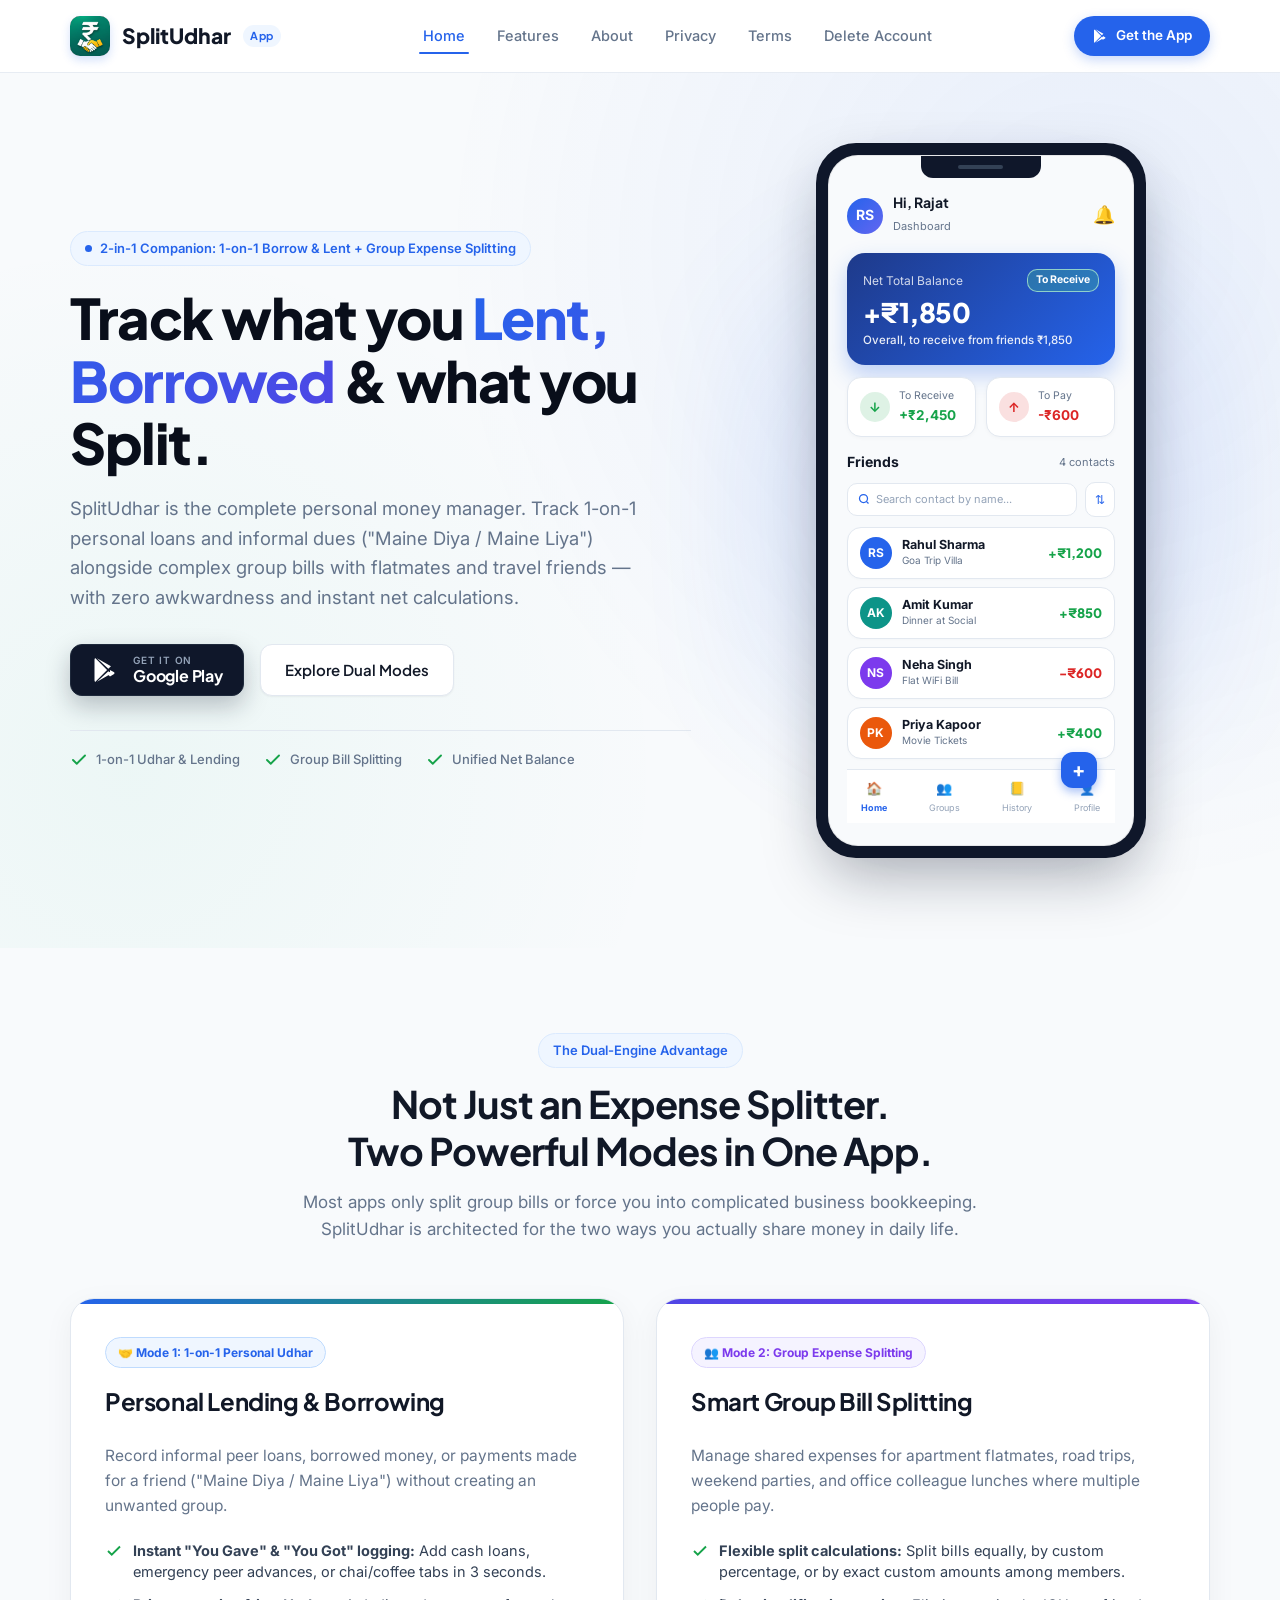
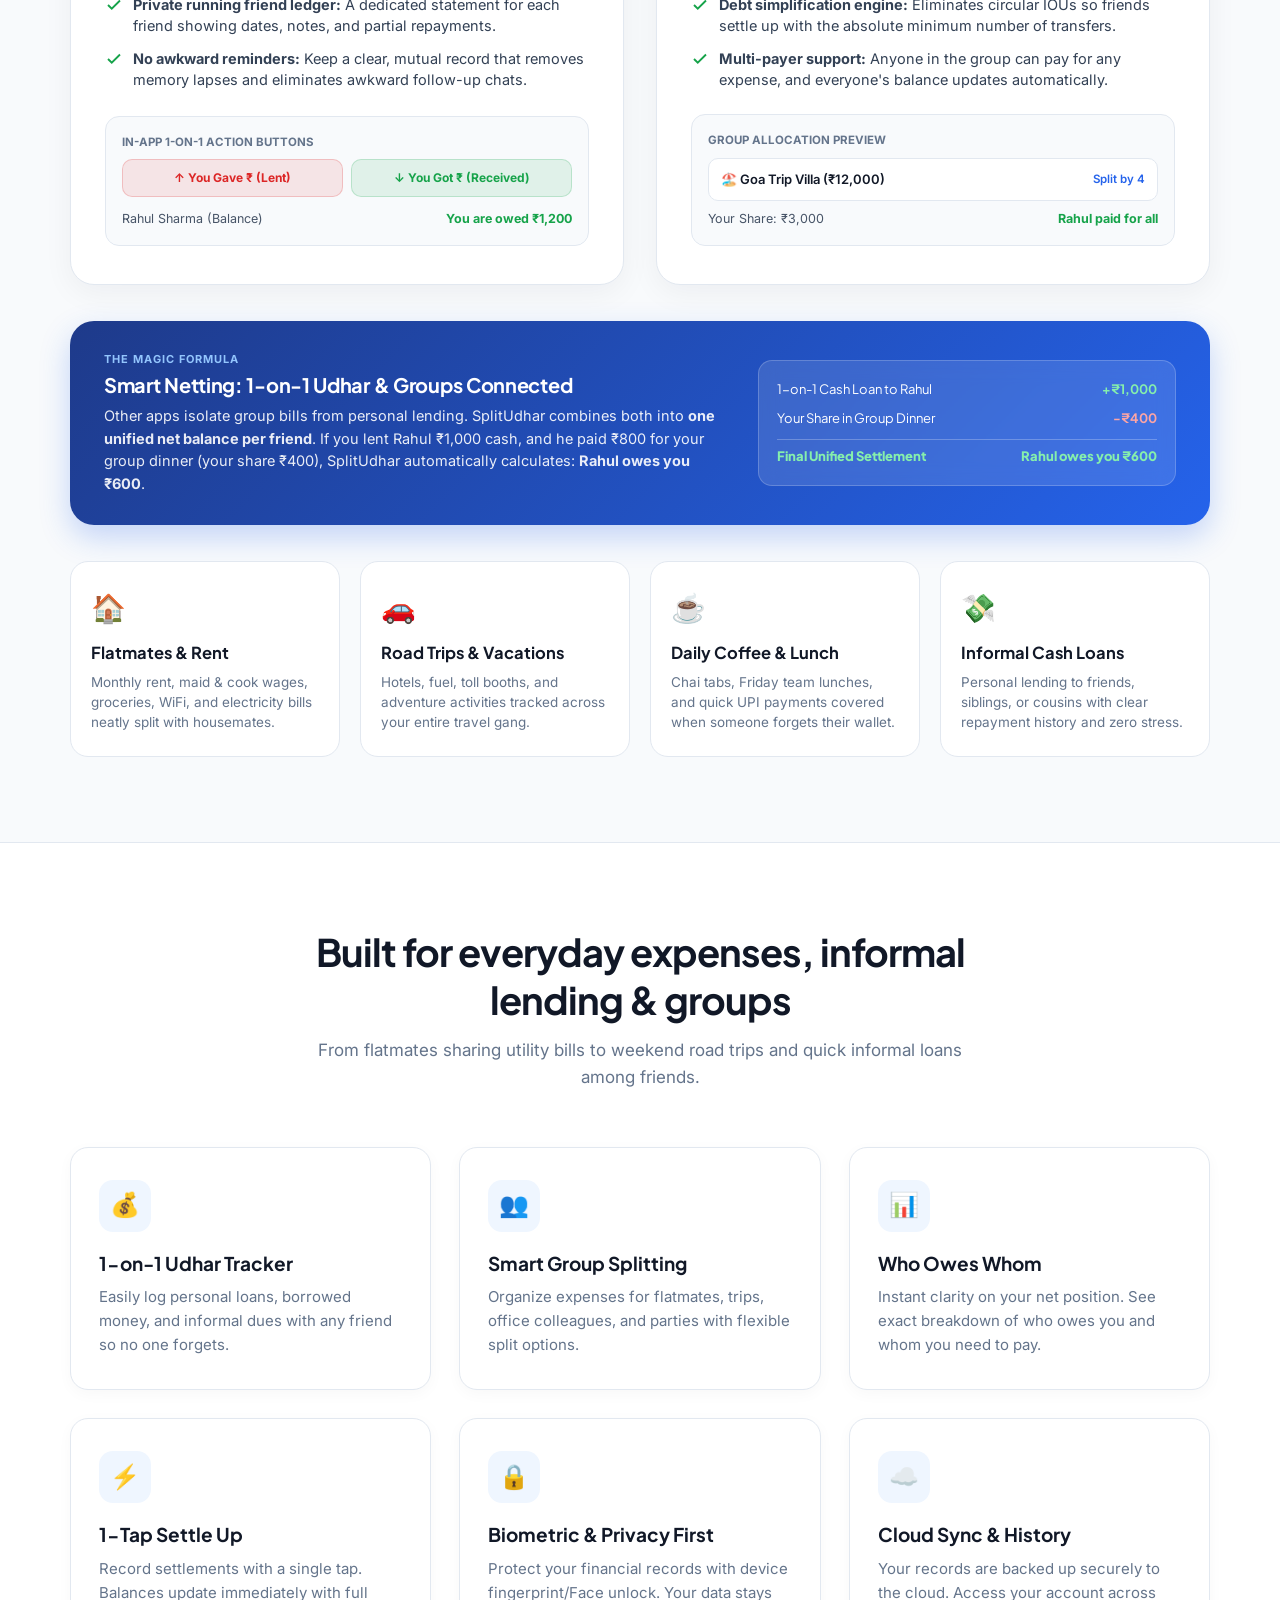
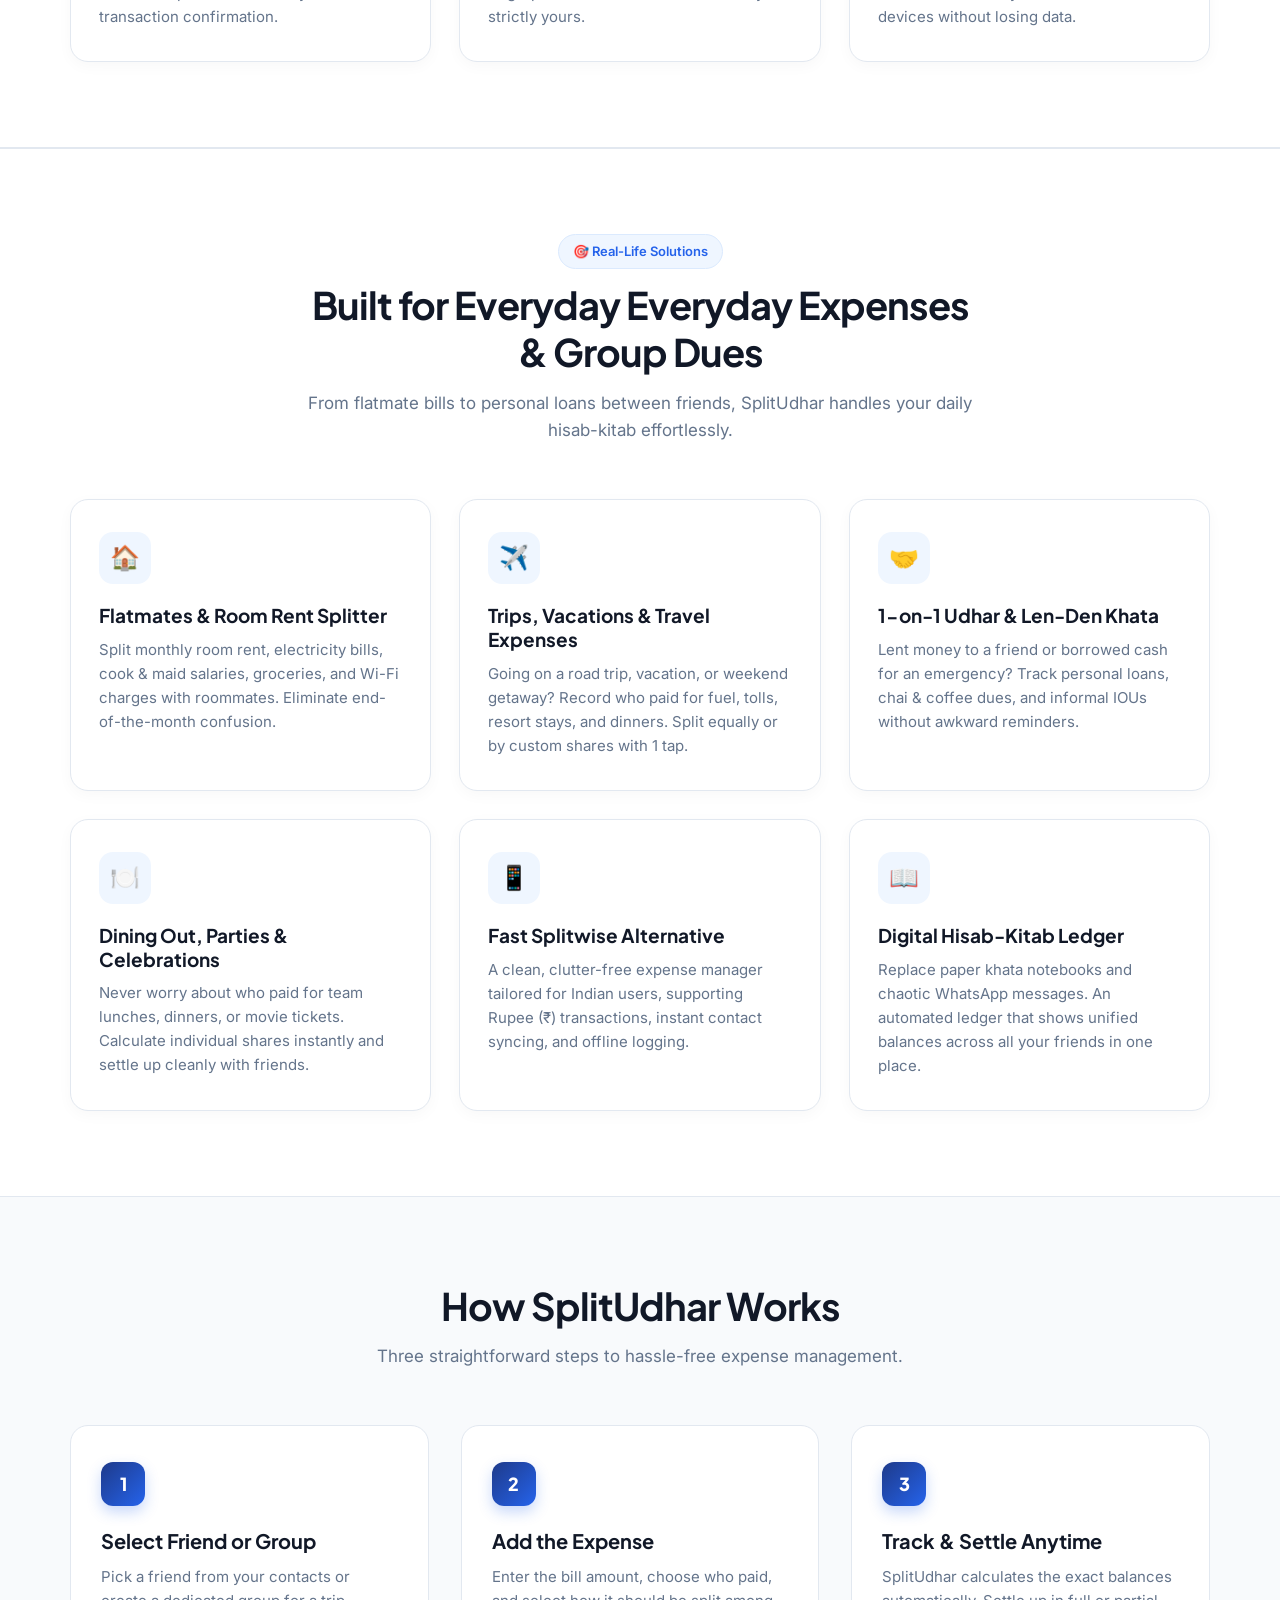
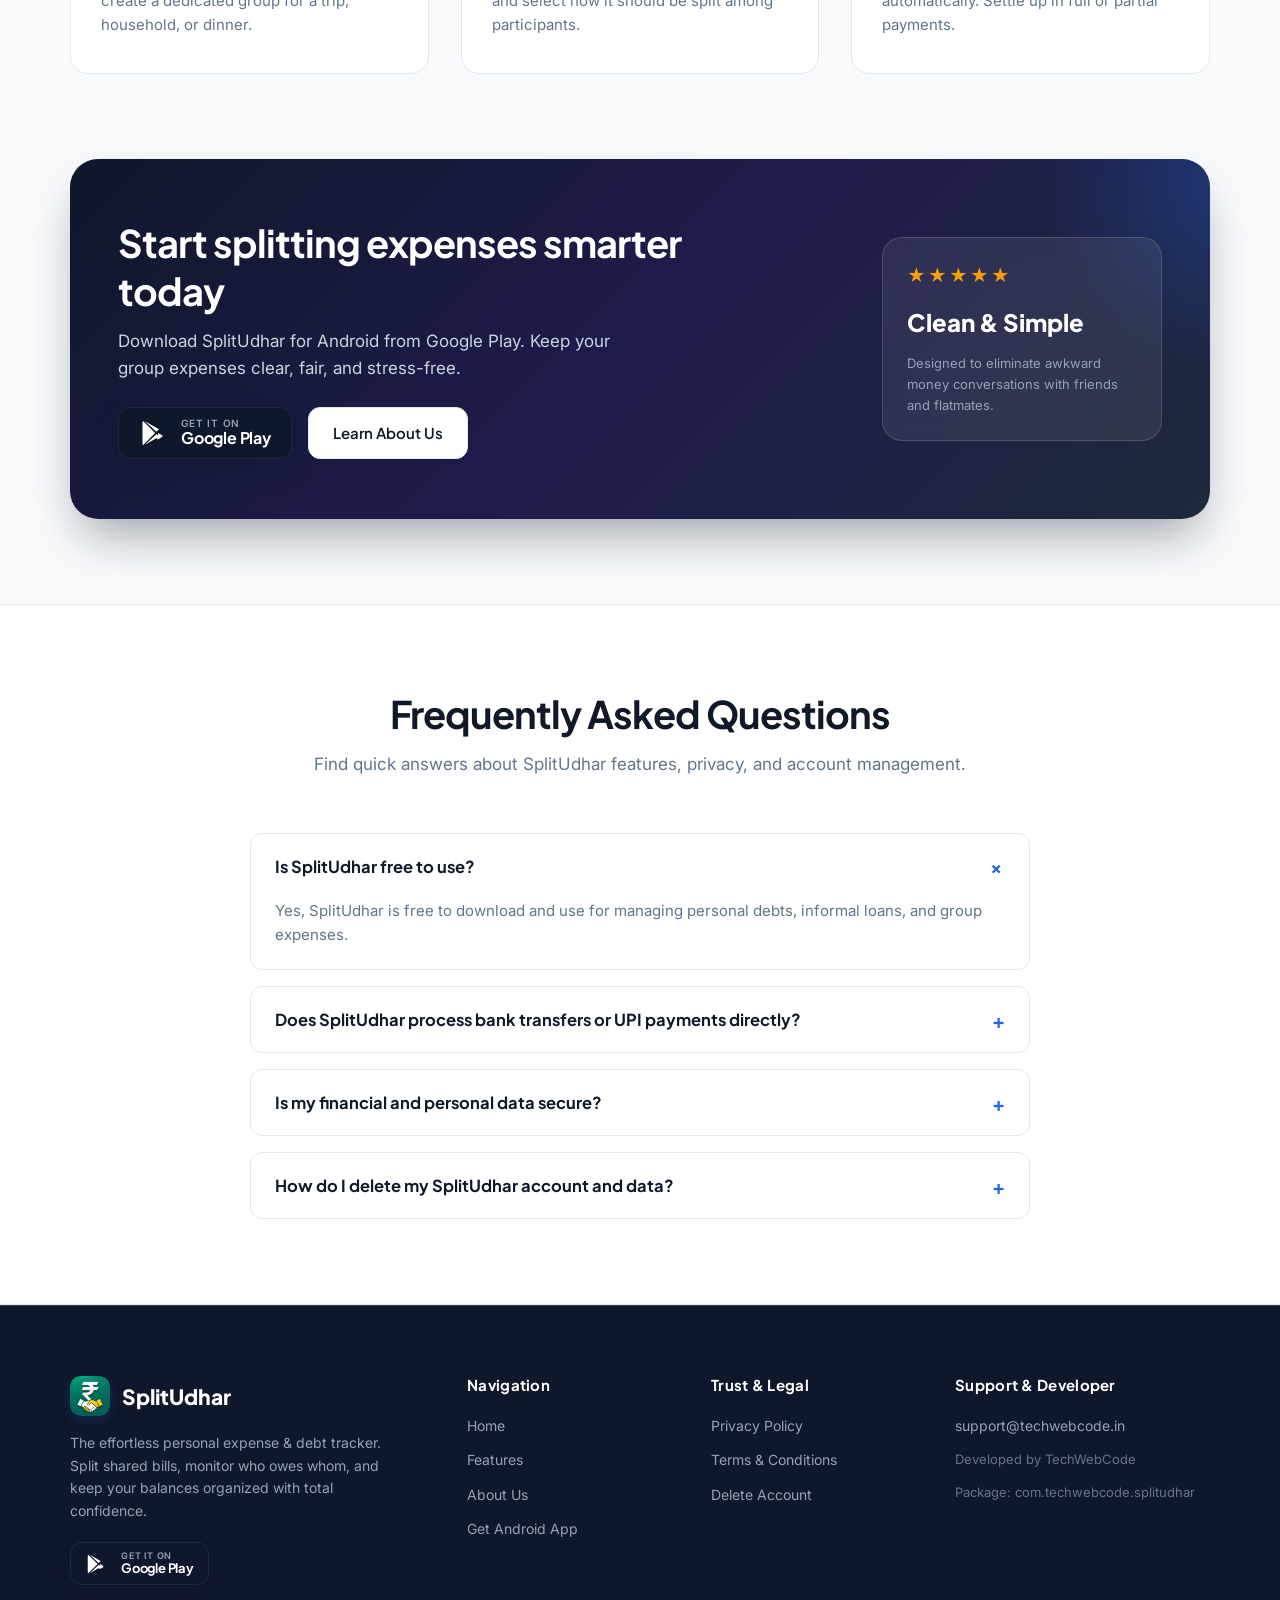
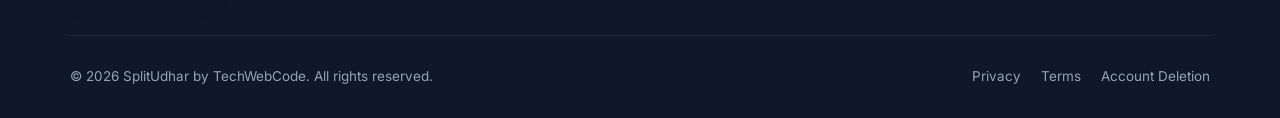
<file: index.html>
<!doctype html>
<html lang="en">
<head>
  <meta charset="utf-8">
  <meta name="viewport" content="width=device-width, initial-scale=1">
  <meta name="theme-color" content="#2563eb">
  <title>SplitUdhar - Split Bills, Expense Tracker &amp; Udhar Khata App</title>
  <meta name="description" content="SplitUdhar is India's smartest bill splitting and udhar tracking app. Easily split group expenses with flatmates, track personal lending &amp; borrowing (Len-Den hisab), and settle up without messy spreadsheets.">
  <meta name="keywords" content="split bills app, expense splitting app, udhar tracker, hisab kitab app, khata book for friends, splitwise alternative india, group expense tracker, borrow and lend money app, flatmates expense splitter, room rent splitter, trip expense calculator, bill split calculator, len den app, personal debt tracker">
  <meta name="author" content="TechWebCode">
  <meta name="robots" content="index, follow, max-image-preview:large, max-snippet:-1, max-video-preview:-1">
  <link rel="canonical" href="https://splitudhar.techwebcode.in/">
  
  <!-- App Linking & Favicons -->
  <meta name="google-play-app" content="app-id=com.techwebcode.splitudhar">
  <link rel="icon" type="image/png" href="/assets/favicon.png">
  <link rel="apple-touch-icon" href="/assets/app-icon-144.png">
  <link rel="stylesheet" href="/styles.css?v=2.1">
  
  <!-- Open Graph / Facebook -->
  <meta property="og:type" content="website">
  <meta property="og:url" content="https://splitudhar.techwebcode.in/">
  <meta property="og:site_name" content="SplitUdhar">
  <meta property="og:title" content="SplitUdhar - Split Bills, Expense Tracker &amp; Udhar Khata App">
  <meta property="og:description" content="Split shared bills with flatmates, track personal lending &amp; borrowing (Len-Den), and calculate unified balances with zero awkwardness.">
  <meta property="og:image" content="https://splitudhar.techwebcode.in/assets/app-icon-144.png">
  <meta property="og:locale" content="en_IN">
  
  <!-- Twitter Card -->
  <meta name="twitter:card" content="summary_large_image">
  <meta name="twitter:url" content="https://splitudhar.techwebcode.in/">
  <meta name="twitter:title" content="SplitUdhar - Smart Bill Splitting &amp; Udhar Tracker">
  <meta name="twitter:description" content="Split shared expenses with flatmates &amp; friends. Track who owes whom and personal loans with instant net balance calculations.">
  <meta name="twitter:image" content="https://splitudhar.techwebcode.in/assets/app-icon-144.png">

  <!-- Schema.org JSON-LD Structured Data for Rich Search Snippets -->
  <script type="application/ld+json">
  {
    "@context": "https://schema.org",
    "@graph": [
      {
        "@type": "SoftwareApplication",
        "@id": "https://splitudhar.techwebcode.in/#app",
        "name": "SplitUdhar",
        "operatingSystem": "Android",
        "applicationCategory": "FinanceApplication",
        "description": "Smart expense splitting and personal loan (udhar) tracking app. Track personal borrow and lent dues alongside group bills with friends and flatmates.",
        "offers": {
          "@type": "Offer",
          "price": "0",
          "priceCurrency": "INR"
        },
        "aggregateRating": {
          "@type": "AggregateRating",
          "ratingValue": "4.9",
          "ratingCount": "180"
        },
        "installUrl": "https://play.google.com/store/apps/details?id=com.techwebcode.splitudhar",
        "image": "https://splitudhar.techwebcode.in/assets/logo.png"
      },
      {
        "@type": "Organization",
        "@id": "https://splitudhar.techwebcode.in/#organization",
        "name": "TechWebCode",
        "url": "https://splitudhar.techwebcode.in/",
        "logo": "https://splitudhar.techwebcode.in/assets/logo.png",
        "email": "support@techwebcode.in"
      },
      {
        "@type": "WebSite",
        "@id": "https://splitudhar.techwebcode.in/#website",
        "url": "https://splitudhar.techwebcode.in/",
        "name": "SplitUdhar",
        "publisher": {
          "@id": "https://splitudhar.techwebcode.in/#organization"
        }
      },
      {
        "@type": "FAQPage",
        "@id": "https://splitudhar.techwebcode.in/#faq",
        "mainEntity": [
          {
            "@type": "Question",
            "name": "Is SplitUdhar free to use?",
            "acceptedAnswer": {
              "@type": "Answer",
              "text": "Yes, SplitUdhar is free to download and use for managing personal debts, informal loans, and group expenses."
            }
          },
          {
            "@type": "Question",
            "name": "Does SplitUdhar process bank transfers or UPI payments directly?",
            "acceptedAnswer": {
              "@type": "Answer",
              "text": "SplitUdhar is a personal record-keeping and expense management utility. It helps you track who paid and who owes money. It does not handle banking transactions, credit lending, or hold funds."
            }
          },
          {
            "@type": "Question",
            "name": "Is my financial and personal data secure?",
            "acceptedAnswer": {
              "@type": "Answer",
              "text": "Yes. All communication with our servers is encrypted using industry-standard TLS/HTTPS protocols. We do not sell your personal data to any third parties. You can also enable local biometric authentication (fingerprint/PIN) inside the app."
            }
          },
          {
            "@type": "Question",
            "name": "How do I delete my SplitUdhar account and data?",
            "acceptedAnswer": {
              "@type": "Answer",
              "text": "You can delete your account at any time directly inside the app (under Profile -> Delete Account Permanently) or request deletion via our web-based Account Deletion page."
            }
          }
        ]
      }
    ]
  }
  </script>
</head>
<body>

<!-- Header Navigation -->
<header class="site-header" id="site-header">
  <div class="container nav-wrap">
    <a class="brand-logo" href="/" aria-label="SplitUdhar Home">
      <img src="/assets/logo.png" alt="SplitUdhar Logo" class="logo-img" width="40" height="40">
      <span>SplitUdhar</span>
      <span class="logo-badge">App</span>
    </a>
    
    <nav class="nav-links" aria-label="Main Navigation">
      <a href="/" class="active">Home</a>
      <a href="#features">Features</a>
      <a href="/about/">About</a>
      <a href="/privacy-policy/">Privacy</a>
      <a href="/terms-and-conditions/">Terms</a>
      <a href="/delete-account/">Delete Account</a>
    </nav>
    
    <div class="nav-actions">
      <a href="https://play.google.com/store/apps/details?id=com.techwebcode.splitudhar" target="_blank" rel="noopener noreferrer" class="nav-btn-download">
        <svg width="16" height="16" viewBox="0 0 24 24" fill="currentColor">
          <path d="M3.609 1.814L13.793 12 3.61 22.186c-.37-.323-.61-.8-.61-1.34V3.154c0-.54.24-1.017.61-1.34zm11.248 11.25l2.253 2.253-12.012 6.84 9.759-9.093zm0-2.128L5.098 1.843l12.012 6.84-2.253 2.253zm1.414 1.064l3.197 1.821c.91.518.91 1.365 0 1.883l-3.197 1.821-2.062-2.062 2.062-2.063z"/>
        </svg>
        <span>Get the App</span>
      </a>
      
      <button class="mobile-toggle" id="mobile-toggle-btn" aria-label="Toggle navigation menu" onclick="toggleMobileNav()">
        <svg width="24" height="24" viewBox="0 0 24 24" fill="none" stroke="currentColor" stroke-width="2" stroke-linecap="round" stroke-linejoin="round">
          <line x1="3" y1="12" x2="21" y2="12"></line>
          <line x1="3" y1="6" x2="21" y2="6"></line>
          <line x1="3" y1="18" x2="21" y2="18"></line>
        </svg>
      </button>
    </div>
  </div>
  
  <div class="mobile-menu" id="mobile-nav-menu">
    <a href="/" onclick="toggleMobileNav()">Home</a>
    <a href="#features" onclick="toggleMobileNav()">Features</a>
    <a href="/about/" onclick="toggleMobileNav()">About SplitUdhar</a>
    <a href="/privacy-policy/" onclick="toggleMobileNav()">Privacy Policy</a>
    <a href="/terms-and-conditions/" onclick="toggleMobileNav()">Terms & Conditions</a>
    <a href="/delete-account/" onclick="toggleMobileNav()">Delete Account</a>
    <a href="https://play.google.com/store/apps/details?id=com.techwebcode.splitudhar" target="_blank" rel="noopener noreferrer" style="color:var(--primary); font-weight:700;">
      ⚡ Download on Google Play Store &rarr;
    </a>
  </div>
</header>

<main>
  <!-- Hero Section -->
  <section class="hero">
    <div class="container hero-grid">
      <div class="hero-content">
        <div class="pill-badge">
          <span class="dot"></span>
          <span>2-in-1 Companion: 1-on-1 Borrow & Lent + Group Expense Splitting</span>
        </div>
        
        <h1>Track what you <span class="gradient-text">Lent, Borrowed</span> & what you Split.</h1>
        
        <p class="lead">
          SplitUdhar is the complete personal money manager. Track 1-on-1 personal loans and informal dues ("Maine Diya / Maine Liya") alongside complex group bills with flatmates and travel friends — with zero awkwardness and instant net calculations.
        </p>
        
        <div class="hero-cta-group">
          <a href="https://play.google.com/store/apps/details?id=com.techwebcode.splitudhar" target="_blank" rel="noopener noreferrer" class="playstore-badge" id="hero-playstore-btn">
            <svg class="playstore-icon" viewBox="0 0 24 24" fill="currentColor">
              <path d="M3.609 1.814L13.793 12 3.61 22.186c-.37-.323-.61-.8-.61-1.34V3.154c0-.54.24-1.017.61-1.34zm11.248 11.25l2.253 2.253-12.012 6.84 9.759-9.093zm0-2.128L5.098 1.843l12.012 6.84-2.253 2.253zm1.414 1.064l3.197 1.821c.91.518.91 1.365 0 1.883l-3.197 1.821-2.062-2.062 2.062-2.063z"/>
            </svg>
            <div class="playstore-text">
              <span class="playstore-sub">GET IT ON</span>
              <span class="playstore-title">Google Play</span>
            </div>
          </a>
          
          <a class="btn btn-secondary" href="#dual-engine">Explore Dual Modes</a>
        </div>
        
        <div class="hero-trust-bar">
          <div class="trust-item">
            <svg width="18" height="18" viewBox="0 0 24 24" fill="none" stroke="currentColor" stroke-width="2.5" stroke-linecap="round" stroke-linejoin="round">
              <polyline points="20 6 9 17 4 12"></polyline>
            </svg>
            <span>1-on-1 Udhar & Lending</span>
          </div>
          <div class="trust-item">
            <svg width="18" height="18" viewBox="0 0 24 24" fill="none" stroke="currentColor" stroke-width="2.5" stroke-linecap="round" stroke-linejoin="round">
              <polyline points="20 6 9 17 4 12"></polyline>
            </svg>
            <span>Group Bill Splitting</span>
          </div>
          <div class="trust-item">
            <svg width="18" height="18" viewBox="0 0 24 24" fill="none" stroke="currentColor" stroke-width="2.5" stroke-linecap="round" stroke-linejoin="round">
              <polyline points="20 6 9 17 4 12"></polyline>
            </svg>
            <span>Unified Net Balance</span>
          </div>
        </div>
      </div>
      
      <!-- Realistic Interactive Phone Preview -->
      <div class="hero-preview">
        <div class="mockup-backdrop"></div>
        <div class="phone-wrapper">
          <div class="phone-screen">
            <div class="phone-notch">
              <div class="phone-speaker"></div>
            </div>
            
            <div class="app-screen-body">
              <div class="app-header-bar">
                <div class="app-user-greeting">
                  <div class="avatar-circle">RS</div>
                  <div>
                    <h4>Hi, Rajat</h4>
                    <span>Dashboard</span>
                  </div>
                </div>
                <div style="font-size:18px;">🔔</div>
              </div>
              
              <!-- Net Total Balance Card (Matching App's NetBalanceCard) -->
              <div class="balance-card-summary">
                <div class="balance-header">
                  <span>Net Total Balance</span>
                  <span class="net-badge">To Receive</span>
                </div>
                <div class="net-amount">+₹1,850</div>
                <div class="net-subtitle">Overall, to receive from friends ₹1,850</div>
              </div>
              
              <!-- App's Summary Row (To Receive & To Pay) -->
              <div class="mock-summary-row">
                <div class="mock-summary-card">
                  <div class="mock-summary-icon icon-receive">↓</div>
                  <div class="mock-summary-info">
                    <span class="mock-summary-label">To Receive</span>
                    <span class="mock-summary-val-receive">+₹2,450</span>
                  </div>
                </div>
                <div class="mock-summary-card">
                  <div class="mock-summary-icon icon-owe">↑</div>
                  <div class="mock-summary-info">
                    <span class="mock-summary-label">To Pay</span>
                    <span class="mock-summary-val-owe">-₹600</span>
                  </div>
                </div>
              </div>
              
              <!-- Friends Section Header & Search -->
              <div class="mock-section-head">
                <span class="mock-section-title">Friends</span>
                <span class="mock-section-count">4 contacts</span>
              </div>
              
              <div class="mock-search-row">
                <div class="mock-search-box">
                  <svg width="12" height="12" viewBox="0 0 24 24" fill="none" stroke="#2563eb" stroke-width="2.5">
                    <circle cx="11" cy="11" r="8"></circle>
                    <line x1="21" y1="21" x2="16.65" y2="16.65"></line>
                  </svg>
                  <span>Search contact by name...</span>
                </div>
                <div class="mock-sort-btn">
                  <span>⇅</span>
                </div>
              </div>
              
              <!-- Friends Contact List (Matching Flutter App Avatar & Colors) -->
              <div class="mockup-item-list">
                <div class="mock-txn-item">
                  <div class="mock-txn-left">
                    <div class="mock-avatar av-blue">RS</div>
                    <div class="mock-txn-info">
                      <span class="mock-txn-name">Rahul Sharma</span>
                      <span class="mock-txn-meta">Goa Trip Villa</span>
                    </div>
                  </div>
                  <span class="mock-txn-amount amount-receive">+₹1,200</span>
                </div>
                
                <div class="mock-txn-item">
                  <div class="mock-txn-left">
                    <div class="mock-avatar av-teal">AK</div>
                    <div class="mock-txn-info">
                      <span class="mock-txn-name">Amit Kumar</span>
                      <span class="mock-txn-meta">Dinner at Social</span>
                    </div>
                  </div>
                  <span class="mock-txn-amount amount-receive">+₹850</span>
                </div>
                
                <div class="mock-txn-item">
                  <div class="mock-txn-left">
                    <div class="mock-avatar av-purple">NS</div>
                    <div class="mock-txn-info">
                      <span class="mock-txn-name">Neha Singh</span>
                      <span class="mock-txn-meta">Flat WiFi Bill</span>
                    </div>
                  </div>
                  <span class="mock-txn-amount amount-owe">-₹600</span>
                </div>
                
                <div class="mock-txn-item">
                  <div class="mock-txn-left">
                    <div class="mock-avatar av-orange">PK</div>
                    <div class="mock-txn-info">
                      <span class="mock-txn-name">Priya Kapoor</span>
                      <span class="mock-txn-meta">Movie Tickets</span>
                    </div>
                  </div>
                  <span class="mock-txn-amount amount-receive">+₹400</span>
                </div>
              </div>
              
              <!-- App Bottom Navigation & Floating Action Button -->
              <div class="mock-phone-bottom">
                <div class="mock-fab">+</div>
                <div class="mock-nav-item active">
                  <span style="font-size:13px;">🏠</span>
                  <span>Home</span>
                </div>
                <div class="mock-nav-item">
                  <span style="font-size:13px;">👥</span>
                  <span>Groups</span>
                </div>
                <div class="mock-nav-item">
                  <span style="font-size:13px;">📒</span>
                  <span>History</span>
                </div>
                <div class="mock-nav-item">
                  <span style="font-size:13px;">👤</span>
                  <span>Profile</span>
                </div>
              </div>
            </div>
          </div>
        </div>
      </div>
    </div>
  </section>
  
  <!-- Dual-Engine Showcase Section -->
  <section id="dual-engine" class="section">
    <div class="container">
      <div class="section-head">
        <div class="pill-badge" style="background:#eff6ff; color:#2563eb; border-color:#dbeafe; margin-bottom:12px;">
          The Dual-Engine Advantage
        </div>
        <h2>Not Just an Expense Splitter.<br>Two Powerful Modes in One App.</h2>
        <p>Most apps only split group bills or force you into complicated business bookkeeping. SplitUdhar is architected for the two ways you actually share money in daily life.</p>
      </div>
      
      <div class="dual-engine-grid">
        <!-- Engine 1: 1-on-1 Personal Udhar (Lend & Borrow) -->
        <div class="engine-card engine-udhar">
          <div class="engine-badge badge-udhar">
            <span>🤝 Mode 1: 1-on-1 Personal Udhar</span>
          </div>
          <h3>Personal Lending & Borrowing</h3>
          <p class="engine-lead">
            Record informal peer loans, borrowed money, or payments made for a friend ("Maine Diya / Maine Liya") without creating an unwanted group.
          </p>
          
          <div class="engine-feature-list">
            <div class="engine-feature-item">
              <svg width="18" height="18" viewBox="0 0 24 24" fill="none" stroke="currentColor" stroke-width="2.5"><polyline points="20 6 9 17 4 12"></polyline></svg>
              <span><strong>Instant "You Gave" & "You Got" logging:</strong> Add cash loans, emergency peer advances, or chai/coffee tabs in 3 seconds.</span>
            </div>
            <div class="engine-feature-item">
              <svg width="18" height="18" viewBox="0 0 24 24" fill="none" stroke="currentColor" stroke-width="2.5"><polyline points="20 6 9 17 4 12"></polyline></svg>
              <span><strong>Private running friend ledger:</strong> A dedicated statement for each friend showing dates, notes, and partial repayments.</span>
            </div>
            <div class="engine-feature-item">
              <svg width="18" height="18" viewBox="0 0 24 24" fill="none" stroke="currentColor" stroke-width="2.5"><polyline points="20 6 9 17 4 12"></polyline></svg>
              <span><strong>No awkward reminders:</strong> Keep a clear, mutual record that removes memory lapses and eliminates awkward follow-up chats.</span>
            </div>
          </div>
          
          <div class="engine-preview-box">
            <div style="font-size:11.5px; font-weight:700; color:var(--text-muted); margin-bottom:8px; text-transform:uppercase;">In-App 1-on-1 Action Buttons</div>
            <div class="udhar-pills-row">
              <div class="udhar-pill pill-gave">
                <span>↑ You Gave ₹ (Lent)</span>
              </div>
              <div class="udhar-pill pill-got">
                <span>↓ You Got ₹ (Received)</span>
              </div>
            </div>
            <div style="font-size:12.5px; color:#475467; display:flex; justify-content:space-between;">
              <span>Rahul Sharma (Balance)</span>
              <strong style="color:#16a34a;">You are owed ₹1,200</strong>
            </div>
          </div>
        </div>

        <!-- Engine 2: Multi-Person Group Expense Splitting -->
        <div class="engine-card engine-groups">
          <div class="engine-badge badge-groups">
            <span>👥 Mode 2: Group Expense Splitting</span>
          </div>
          <h3>Smart Group Bill Splitting</h3>
          <p class="engine-lead">
            Manage shared expenses for apartment flatmates, road trips, weekend parties, and office colleague lunches where multiple people pay.
          </p>
          
          <div class="engine-feature-list">
            <div class="engine-feature-item">
              <svg width="18" height="18" viewBox="0 0 24 24" fill="none" stroke="currentColor" stroke-width="2.5"><polyline points="20 6 9 17 4 12"></polyline></svg>
              <span><strong>Flexible split calculations:</strong> Split bills equally, by custom percentage, or by exact custom amounts among members.</span>
            </div>
            <div class="engine-feature-item">
              <svg width="18" height="18" viewBox="0 0 24 24" fill="none" stroke="currentColor" stroke-width="2.5"><polyline points="20 6 9 17 4 12"></polyline></svg>
              <span><strong>Debt simplification engine:</strong> Eliminates circular IOUs so friends settle up with the absolute minimum number of transfers.</span>
            </div>
            <div class="engine-feature-item">
              <svg width="18" height="18" viewBox="0 0 24 24" fill="none" stroke="currentColor" stroke-width="2.5"><polyline points="20 6 9 17 4 12"></polyline></svg>
              <span><strong>Multi-payer support:</strong> Anyone in the group can pay for any expense, and everyone's balance updates automatically.</span>
            </div>
          </div>
          
          <div class="engine-preview-box">
            <div style="font-size:11.5px; font-weight:700; color:var(--text-muted); margin-bottom:8px; text-transform:uppercase;">Group Allocation Preview</div>
            <div class="group-split-preview" style="margin-bottom:8px;">
              <span>🏖️ Goa Trip Villa (₹12,000)</span>
              <span style="color:#2563eb; font-size:11.5px;">Split by 4</span>
            </div>
            <div style="font-size:12.5px; color:#475467; display:flex; justify-content:space-between;">
              <span>Your Share: ₹3,000</span>
              <strong style="color:#16a34a;">Rahul paid for all</strong>
            </div>
          </div>
        </div>
      </div>

      <!-- Smart Netting Banner -->
      <div class="smart-netting-banner">
        <div class="netting-text">
          <div style="font-size:11px; text-transform:uppercase; letter-spacing:1px; color:#93c5fd; font-weight:700; margin-bottom:4px;">The Magic Formula</div>
          <h4>Smart Netting: 1-on-1 Udhar & Groups Connected</h4>
          <p>
            Other apps isolate group bills from personal lending. SplitUdhar combines both into <strong>one unified net balance per friend</strong>. If you lent Rahul ₹1,000 cash, and he paid ₹800 for your group dinner (your share ₹400), SplitUdhar automatically calculates: <strong>Rahul owes you ₹600</strong>.
          </p>
        </div>
        
        <div class="netting-formula-card">
          <div class="formula-row">
            <span>1-on-1 Cash Loan to Rahul</span>
            <span style="color:#86efac; font-weight:700;">+₹1,000</span>
          </div>
          <div class="formula-row">
            <span>Your Share in Group Dinner</span>
            <span style="color:#fca5a5; font-weight:700;">-₹400</span>
          </div>
          <div class="formula-row formula-result">
            <span>Final Unified Settlement</span>
            <span>Rahul owes you ₹600</span>
          </div>
        </div>
      </div>

      <!-- Everyday Real-World Scenarios Grid -->
      <div class="use-cases-grid">
        <div class="use-case-card">
          <div class="use-case-icon">🏠</div>
          <h4>Flatmates & Rent</h4>
          <p>Monthly rent, maid & cook wages, groceries, WiFi, and electricity bills neatly split with housemates.</p>
        </div>
        <div class="use-case-card">
          <div class="use-case-icon">🚗</div>
          <h4>Road Trips & Vacations</h4>
          <p>Hotels, fuel, toll booths, and adventure activities tracked across your entire travel gang.</p>
        </div>
        <div class="use-case-card">
          <div class="use-case-icon">☕</div>
          <h4>Daily Coffee & Lunch</h4>
          <p>Chai tabs, Friday team lunches, and quick UPI payments covered when someone forgets their wallet.</p>
        </div>
        <div class="use-case-card">
          <div class="use-case-icon">💸</div>
          <h4>Informal Cash Loans</h4>
          <p>Personal lending to friends, siblings, or cousins with clear repayment history and zero stress.</p>
        </div>
      </div>
    </div>
  </section>
  
  <!-- Core Features Section -->
  <section id="features" class="section alt">
    <div class="container">
      <div class="section-head">
        <h2>Built for everyday expenses, informal lending & groups</h2>
        <p>From flatmates sharing utility bills to weekend road trips and quick informal loans among friends.</p>
      </div>
      
      <div class="features-grid">
        <div class="feature-card">
          <div class="feature-icon-box">💰</div>
          <h3>1-on-1 Udhar Tracker</h3>
          <p>Easily log personal loans, borrowed money, and informal dues with any friend so no one forgets.</p>
        </div>
        
        <div class="feature-card">
          <div class="feature-icon-box">👥</div>
          <h3>Smart Group Splitting</h3>
          <p>Organize expenses for flatmates, trips, office colleagues, and parties with flexible split options.</p>
        </div>
        
        <div class="feature-card">
          <div class="feature-icon-box">📊</div>
          <h3>Who Owes Whom</h3>
          <p>Instant clarity on your net position. See exact breakdown of who owes you and whom you need to pay.</p>
        </div>
        
        <div class="feature-card">
          <div class="feature-icon-box">⚡</div>
          <h3>1-Tap Settle Up</h3>
          <p>Record settlements with a single tap. Balances update immediately with full transaction confirmation.</p>
        </div>
        
        <div class="feature-card">
          <div class="feature-icon-box">🔒</div>
          <h3>Biometric & Privacy First</h3>
          <p>Protect your financial records with device fingerprint/Face unlock. Your data stays strictly yours.</p>
        </div>
        
        <div class="feature-card">
          <div class="feature-icon-box">☁️</div>
          <h3>Cloud Sync & History</h3>
          <p>Your records are backed up securely to the cloud. Access your account across devices without losing data.</p>
        </div>
      </div>
    </div>
  </section>
  
  <!-- Real Life Use Cases & Keyword Topics Section -->
  <section class="section alt" id="use-cases">
    <div class="container">
      <div class="section-head">
        <div class="pill-badge" style="margin-bottom: 12px;">
          <span>🎯 Real-Life Solutions</span>
        </div>
        <h2>Built for Everyday Everyday Expenses &amp; Group Dues</h2>
        <p>From flatmate bills to personal loans between friends, SplitUdhar handles your daily hisab-kitab effortlessly.</p>
      </div>
      
      <div class="features-grid">
        <div class="feature-card">
          <div class="feature-icon-box">🏠</div>
          <h3>Flatmates &amp; Room Rent Splitter</h3>
          <p>Split monthly room rent, electricity bills, cook &amp; maid salaries, groceries, and Wi-Fi charges with roommates. Eliminate end-of-the-month confusion.</p>
        </div>
        
        <div class="feature-card">
          <div class="feature-icon-box">✈️</div>
          <h3>Trips, Vacations &amp; Travel Expenses</h3>
          <p>Going on a road trip, vacation, or weekend getaway? Record who paid for fuel, tolls, resort stays, and dinners. Split equally or by custom shares with 1 tap.</p>
        </div>
        
        <div class="feature-card">
          <div class="feature-icon-box">🤝</div>
          <h3>1-on-1 Udhar &amp; Len-Den Khata</h3>
          <p>Lent money to a friend or borrowed cash for an emergency? Track personal loans, chai &amp; coffee dues, and informal IOUs without awkward reminders.</p>
        </div>
        
        <div class="feature-card">
          <div class="feature-icon-box">🍽️</div>
          <h3>Dining Out, Parties &amp; Celebrations</h3>
          <p>Never worry about who paid for team lunches, dinners, or movie tickets. Calculate individual shares instantly and settle up cleanly with friends.</p>
        </div>
        
        <div class="feature-card">
          <div class="feature-icon-box">📱</div>
          <h3>Fast Splitwise Alternative</h3>
          <p>A clean, clutter-free expense manager tailored for Indian users, supporting Rupee (₹) transactions, instant contact syncing, and offline logging.</p>
        </div>
        
        <div class="feature-card">
          <div class="feature-icon-box">📖</div>
          <h3>Digital Hisab-Kitab Ledger</h3>
          <p>Replace paper khata notebooks and chaotic WhatsApp messages. An automated ledger that shows unified balances across all your friends in one place.</p>
        </div>
      </div>
    </div>
  </section>
  
  <!-- How It Works Section -->
  <section class="section">
    <div class="container">
      <div class="section-head">
        <h2>How SplitUdhar Works</h2>
        <p>Three straightforward steps to hassle-free expense management.</p>
      </div>
      
      <div class="steps-grid">
        <div class="step-card">
          <div class="step-number">1</div>
          <h3>Select Friend or Group</h3>
          <p>Pick a friend from your contacts or create a dedicated group for a trip, household, or dinner.</p>
        </div>
        
        <div class="step-card">
          <div class="step-number">2</div>
          <h3>Add the Expense</h3>
          <p>Enter the bill amount, choose who paid, and select how it should be split among participants.</p>
        </div>
        
        <div class="step-card">
          <div class="step-number">3</div>
          <h3>Track & Settle Anytime</h3>
          <p>SplitUdhar calculates the exact balances automatically. Settle up in full or partial payments.</p>
        </div>
      </div>
    </div>
  </section>
  
  <!-- Direct Play Store Download Call To Action -->
  <section class="section" style="padding-top: 0;">
    <div class="container">
      <div class="cta-banner">
        <div class="cta-grid">
          <div class="cta-text">
            <h2>Start splitting expenses smarter today</h2>
            <p>Download SplitUdhar for Android from Google Play. Keep your group expenses clear, fair, and stress-free.</p>
            <div class="cta-buttons">
              <a href="https://play.google.com/store/apps/details?id=com.techwebcode.splitudhar" target="_blank" rel="noopener noreferrer" class="playstore-badge" id="banner-playstore-btn">
                <svg class="playstore-icon" viewBox="0 0 24 24" fill="currentColor">
                  <path d="M3.609 1.814L13.793 12 3.61 22.186c-.37-.323-.61-.8-.61-1.34V3.154c0-.54.24-1.017.61-1.34zm11.248 11.25l2.253 2.253-12.012 6.84 9.759-9.093zm0-2.128L5.098 1.843l12.012 6.84-2.253 2.253zm1.414 1.064l3.197 1.821c.91.518.91 1.365 0 1.883l-3.197 1.821-2.062-2.062 2.062-2.063z"/>
                </svg>
                <div class="playstore-text">
                  <span class="playstore-sub">GET IT ON</span>
                  <span class="playstore-title">Google Play</span>
                </div>
              </a>
              <a class="btn btn-secondary" href="/about/">Learn About Us</a>
            </div>
          </div>
          
          <div class="cta-visual">
            <div class="app-rating-card">
              <div class="rating-stars">★★★★★</div>
              <div class="rating-score">Clean & Simple</div>
              <div class="rating-caption">Designed to eliminate awkward money conversations with friends and flatmates.</div>
            </div>
          </div>
        </div>
      </div>
    </div>
  </section>
  
  <!-- FAQ Section -->
  <section class="section alt">
    <div class="container">
      <div class="section-head">
        <h2>Frequently Asked Questions</h2>
        <p>Find quick answers about SplitUdhar features, privacy, and account management.</p>
      </div>
      
      <div class="faq-list">
        <div class="faq-item active">
          <button class="faq-question">
            <span>Is SplitUdhar free to use?</span>
            <span class="faq-icon">+</span>
          </button>
          <div class="faq-answer">
            Yes, SplitUdhar is free to download and use for managing personal debts, informal loans, and group expenses.
          </div>
        </div>
        
        <div class="faq-item">
          <button class="faq-question">
            <span>Does SplitUdhar process bank transfers or UPI payments directly?</span>
            <span class="faq-icon">+</span>
          </button>
          <div class="faq-answer">
            SplitUdhar is a personal record-keeping and expense management utility. It helps you track who paid and who owes money. It does not handle banking transactions, credit lending, or hold funds.
          </div>
        </div>
        
        <div class="faq-item">
          <button class="faq-question">
            <span>Is my financial and personal data secure?</span>
            <span class="faq-icon">+</span>
          </button>
          <div class="faq-answer">
            Yes. All communication with our servers is encrypted using industry-standard TLS/HTTPS protocols. We do not sell your personal data to any third parties. You can also enable local biometric authentication (fingerprint/PIN) inside the app.
          </div>
        </div>
        
        <div class="faq-item">
          <button class="faq-question">
            <span>How do I delete my SplitUdhar account and data?</span>
            <span class="faq-icon">+</span>
          </button>
          <div class="faq-answer">
            You can delete your account at any time directly inside the app (under Profile &rarr; Delete Account Permanently) or request deletion via our web-based <a href="/delete-account/">Account Deletion page</a>. All your personal data and transaction records will be permanently removed.
          </div>
        </div>
      </div>
    </div>
  </section>
</main>

<!-- Footer -->
<footer class="site-footer" id="site-footer">
  <div class="container">
    <div class="footer-top">
      <div class="footer-brand">
        <a class="brand-logo" href="/" style="color:#ffffff;">
          <img src="/assets/logo.png" alt="SplitUdhar" class="logo-img" width="36" height="36">
          <span>SplitUdhar</span>
        </a>
        <p>The effortless personal expense & debt tracker. Split shared bills, monitor who owes whom, and keep your balances organized with total confidence.</p>
        <div style="margin-top: 15px;">
          <a href="https://play.google.com/store/apps/details?id=com.techwebcode.splitudhar" target="_blank" rel="noopener noreferrer" class="playstore-badge" style="padding: 8px 14px;">
            <svg class="playstore-icon" viewBox="0 0 24 24" fill="currentColor" style="width:22px; height:22px;">
              <path d="M3.609 1.814L13.793 12 3.61 22.186c-.37-.323-.61-.8-.61-1.34V3.154c0-.54.24-1.017.61-1.34zm11.248 11.25l2.253 2.253-12.012 6.84 9.759-9.093zm0-2.128L5.098 1.843l12.012 6.84-2.253 2.253zm1.414 1.064l3.197 1.821c.91.518.91 1.365 0 1.883l-3.197 1.821-2.062-2.062 2.062-2.063z"/>
            </svg>
            <div class="playstore-text">
              <span class="playstore-sub" style="font-size:9px;">GET IT ON</span>
              <span class="playstore-title" style="font-size:13px;">Google Play</span>
            </div>
          </a>
        </div>
      </div>
      
      <div class="footer-col">
        <h4>Navigation</h4>
        <div class="footer-links">
          <a href="/">Home</a>
          <a href="#features">Features</a>
          <a href="/about/">About Us</a>
          <a href="https://play.google.com/store/apps/details?id=com.techwebcode.splitudhar" target="_blank" rel="noopener noreferrer">Get Android App</a>
        </div>
      </div>
      
      <div class="footer-col">
        <h4>Trust & Legal</h4>
        <div class="footer-links">
          <a href="/privacy-policy/">Privacy Policy</a>
          <a href="/terms-and-conditions/">Terms & Conditions</a>
          <a href="/delete-account/">Delete Account</a>
        </div>
      </div>
      
      <div class="footer-col">
        <h4>Support & Developer</h4>
        <div class="footer-links">
          <a href="mailto:support@techwebcode.in">support@techwebcode.in</a>
          <span style="font-size:13px; color:#64748b;">Developed by TechWebCode</span>
          <span style="font-size:13px; color:#64748b;">Package: com.techwebcode.splitudhar</span>
        </div>
      </div>
    </div>
    
    <div class="footer-bottom">
      <div>© 2026 SplitUdhar by TechWebCode. All rights reserved.</div>
      <div class="footer-bottom-links">
        <a href="/privacy-policy/">Privacy</a>
        <a href="/terms-and-conditions/">Terms</a>
        <a href="/delete-account/">Account Deletion</a>
      </div>
    </div>
  </div>
</footer>

<script src="/assets/site.js?v=2.1"></script>
</body>
</html>
</file>
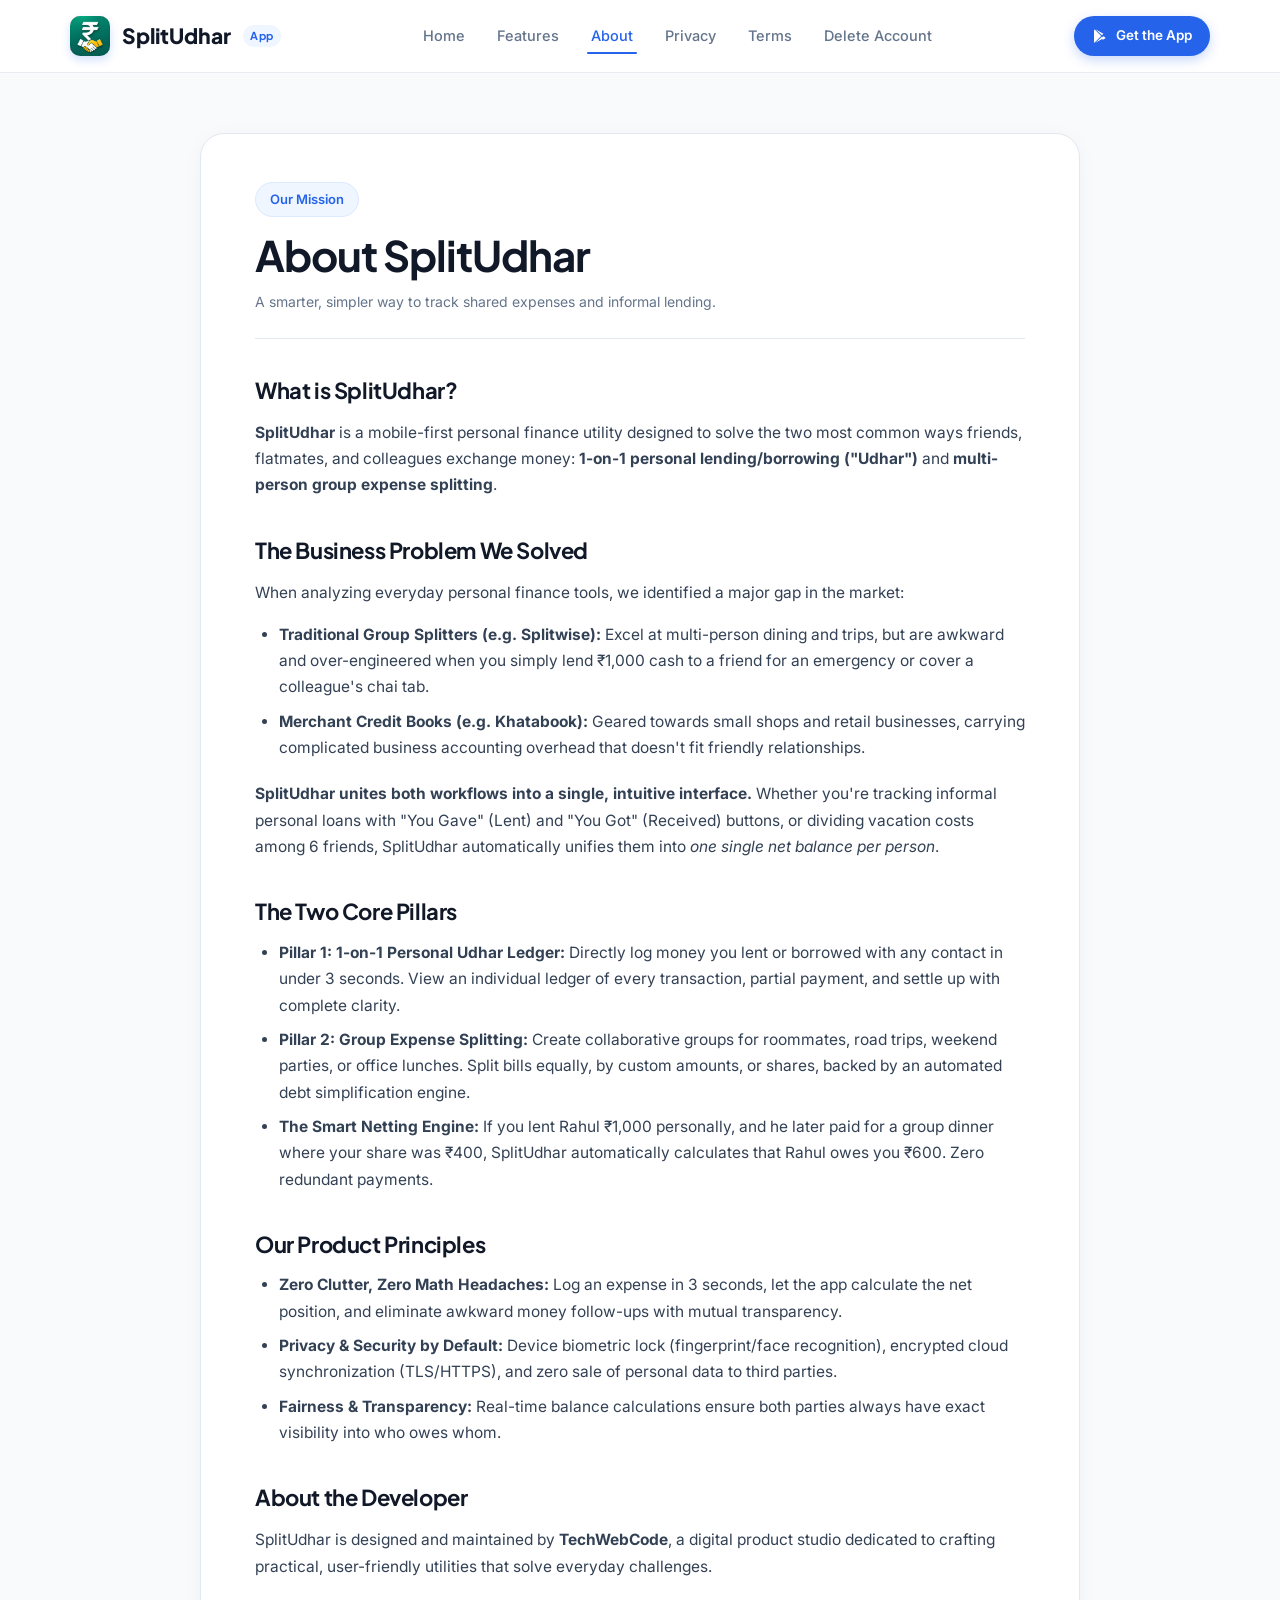
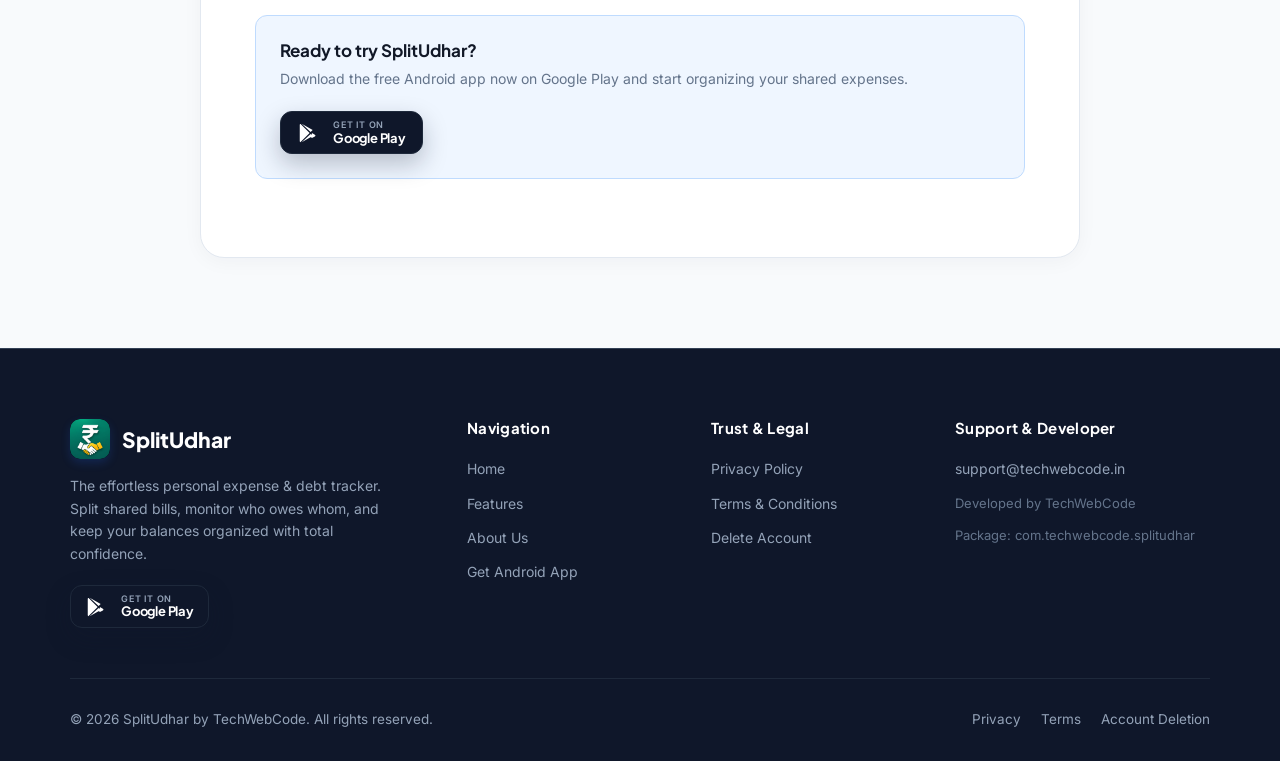
<file: about/index.html>
<!doctype html>
<html lang="en">
<head>
  <meta charset="utf-8">
  <meta name="viewport" content="width=device-width, initial-scale=1">
  <meta name="theme-color" content="#2563eb">
  <title>About SplitUdhar | The Modern Expense Splitting &amp; Udhar Tracker</title>
  <meta name="description" content="Discover SplitUdhar's mission: simplifying shared expenses, informal personal lending (Udhar/Len-Den), and eliminating awkward money talks among flatmates and friends.">
  <meta name="keywords" content="about splitudhar, expense splitting app, udhar tracking app, splitwise alternative india, group expense management, techwebcode splitudhar">
  <meta name="author" content="TechWebCode">
  <meta name="robots" content="index, follow">
  <link rel="canonical" href="https://splitudhar.techwebcode.in/about/">
  
  <link rel="icon" type="image/png" href="/assets/favicon.png">
  <link rel="apple-touch-icon" href="/assets/app-icon-144.png">
  <link rel="stylesheet" href="/styles.css?v=2.1">

  <!-- Open Graph / Meta -->
  <meta property="og:type" content="website">
  <meta property="og:url" content="https://splitudhar.techwebcode.in/about/">
  <meta property="og:site_name" content="SplitUdhar">
  <meta property="og:title" content="About SplitUdhar | Expense Splitting &amp; Udhar Tracker">
  <meta property="og:description" content="Learn how SplitUdhar modernizes daily expense splitting and 1-on-1 personal lending between friends and flatmates.">
  <meta property="og:image" content="https://splitudhar.techwebcode.in/assets/app-icon-144.png">

  <!-- Twitter Card -->
  <meta name="twitter:card" content="summary">
  <meta name="twitter:title" content="About SplitUdhar">
  <meta name="twitter:description" content="SplitUdhar eliminates awkward money talks by combining group expense splitting with 1-on-1 personal udhar management.">
  <meta name="twitter:image" content="https://splitudhar.techwebcode.in/assets/app-icon-144.png">

  <!-- Schema.org AboutPage -->
  <script type="application/ld+json">
  {
    "@context": "https://schema.org",
    "@type": "AboutPage",
    "mainEntity": {
      "@type": "SoftwareApplication",
      "name": "SplitUdhar",
      "applicationCategory": "FinanceApplication",
      "operatingSystem": "Android",
      "url": "https://splitudhar.techwebcode.in/",
      "creator": {
        "@type": "Organization",
        "name": "TechWebCode"
      }
    }
  }
  </script>
</head>
<body>

<!-- Header Navigation -->
<header class="site-header" id="site-header">
  <div class="container nav-wrap">
    <a class="brand-logo" href="/" aria-label="SplitUdhar Home">
      <img src="/assets/logo.png" alt="SplitUdhar Logo" class="logo-img" width="40" height="40">
      <span>SplitUdhar</span>
      <span class="logo-badge">App</span>
    </a>
    
    <nav class="nav-links" aria-label="Main Navigation">
      <a href="/">Home</a>
      <a href="/#features">Features</a>
      <a href="/about/" class="active">About</a>
      <a href="/privacy-policy/">Privacy</a>
      <a href="/terms-and-conditions/">Terms</a>
      <a href="/delete-account/">Delete Account</a>
    </nav>
    
    <div class="nav-actions">
      <a href="https://play.google.com/store/apps/details?id=com.techwebcode.splitudhar" target="_blank" rel="noopener noreferrer" class="nav-btn-download">
        <svg width="16" height="16" viewBox="0 0 24 24" fill="currentColor">
          <path d="M3.609 1.814L13.793 12 3.61 22.186c-.37-.323-.61-.8-.61-1.34V3.154c0-.54.24-1.017.61-1.34zm11.248 11.25l2.253 2.253-12.012 6.84 9.759-9.093zm0-2.128L5.098 1.843l12.012 6.84-2.253 2.253zm1.414 1.064l3.197 1.821c.91.518.91 1.365 0 1.883l-3.197 1.821-2.062-2.062 2.062-2.063z"/>
        </svg>
        <span>Get the App</span>
      </a>
      
      <button class="mobile-toggle" id="mobile-toggle-btn" aria-label="Toggle navigation menu" onclick="toggleMobileNav()">
        <svg width="24" height="24" viewBox="0 0 24 24" fill="none" stroke="currentColor" stroke-width="2" stroke-linecap="round" stroke-linejoin="round">
          <line x1="3" y1="12" x2="21" y2="12"></line>
          <line x1="3" y1="6" x2="21" y2="6"></line>
          <line x1="3" y1="18" x2="21" y2="18"></line>
        </svg>
      </button>
    </div>
  </div>
  
  <div class="mobile-menu" id="mobile-nav-menu">
    <a href="/" onclick="toggleMobileNav()">Home</a>
    <a href="/#features" onclick="toggleMobileNav()">Features</a>
    <a href="/about/" onclick="toggleMobileNav()">About SplitUdhar</a>
    <a href="/privacy-policy/" onclick="toggleMobileNav()">Privacy Policy</a>
    <a href="/terms-and-conditions/" onclick="toggleMobileNav()">Terms & Conditions</a>
    <a href="/delete-account/" onclick="toggleMobileNav()">Delete Account</a>
    <a href="https://play.google.com/store/apps/details?id=com.techwebcode.splitudhar" target="_blank" rel="noopener noreferrer" style="color:var(--primary); font-weight:700;">
      ⚡ Download on Google Play Store &rarr;
    </a>
  </div>
</header>

<main class="page-wrapper">
  <div class="container">
    <article class="legal-article">
      <div class="article-header">
        <div class="pill-badge" style="margin-bottom:12px;">Our Mission</div>
        <h1>About SplitUdhar</h1>
        <div class="article-meta">
          <span>A smarter, simpler way to track shared expenses and informal lending.</span>
        </div>
      </div>
      
      <div class="article-body">
        <h2>What is SplitUdhar?</h2>
        <p>
          <strong>SplitUdhar</strong> is a mobile-first personal finance utility designed to solve the two most common ways friends, flatmates, and colleagues exchange money: <strong>1-on-1 personal lending/borrowing ("Udhar")</strong> and <strong>multi-person group expense splitting</strong>.
        </p>

        <h2>The Business Problem We Solved</h2>
        <p>
          When analyzing everyday personal finance tools, we identified a major gap in the market:
        </p>
        <ul>
          <li><strong>Traditional Group Splitters (e.g. Splitwise):</strong> Excel at multi-person dining and trips, but are awkward and over-engineered when you simply lend ₹1,000 cash to a friend for an emergency or cover a colleague's chai tab.</li>
          <li><strong>Merchant Credit Books (e.g. Khatabook):</strong> Geared towards small shops and retail businesses, carrying complicated business accounting overhead that doesn't fit friendly relationships.</li>
        </ul>
        <p>
          <strong>SplitUdhar unites both workflows into a single, intuitive interface.</strong> Whether you're tracking informal personal loans with "You Gave" (Lent) and "You Got" (Received) buttons, or dividing vacation costs among 6 friends, SplitUdhar automatically unifies them into <em>one single net balance per person</em>.
        </p>

        <h2>The Two Core Pillars</h2>
        <ul>
          <li><strong>Pillar 1: 1-on-1 Personal Udhar Ledger:</strong> Directly log money you lent or borrowed with any contact in under 3 seconds. View an individual ledger of every transaction, partial payment, and settle up with complete clarity.</li>
          <li><strong>Pillar 2: Group Expense Splitting:</strong> Create collaborative groups for roommates, road trips, weekend parties, or office lunches. Split bills equally, by custom amounts, or shares, backed by an automated debt simplification engine.</li>
          <li><strong>The Smart Netting Engine:</strong> If you lent Rahul ₹1,000 personally, and he later paid for a group dinner where your share was ₹400, SplitUdhar automatically calculates that Rahul owes you ₹600. Zero redundant payments.</li>
        </ul>

        <h2>Our Product Principles</h2>
        <ul>
          <li><strong>Zero Clutter, Zero Math Headaches:</strong> Log an expense in 3 seconds, let the app calculate the net position, and eliminate awkward money follow-ups with mutual transparency.</li>
          <li><strong>Privacy & Security by Default:</strong> Device biometric lock (fingerprint/face recognition), encrypted cloud synchronization (TLS/HTTPS), and zero sale of personal data to third parties.</li>
          <li><strong>Fairness & Transparency:</strong> Real-time balance calculations ensure both parties always have exact visibility into who owes whom.</li>
        </ul>

        <h2>About the Developer</h2>
        <p>
          SplitUdhar is designed and maintained by <strong>TechWebCode</strong>, a digital product studio dedicated to crafting practical, user-friendly utilities that solve everyday challenges.
        </p>

        <div class="support-card" style="margin-top:35px;">
          <div class="support-info">
            <h4>Ready to try SplitUdhar?</h4>
            <p>Download the free Android app now on Google Play and start organizing your shared expenses.</p>
          </div>
          <a href="https://play.google.com/store/apps/details?id=com.techwebcode.splitudhar" target="_blank" rel="noopener noreferrer" class="playstore-badge" style="padding:8px 16px;">
            <svg class="playstore-icon" viewBox="0 0 24 24" fill="currentColor" style="width:22px; height:22px;">
              <path d="M3.609 1.814L13.793 12 3.61 22.186c-.37-.323-.61-.8-.61-1.34V3.154c0-.54.24-1.017.61-1.34zm11.248 11.25l2.253 2.253-12.012 6.84 9.759-9.093zm0-2.128L5.098 1.843l12.012 6.84-2.253 2.253zm1.414 1.064l3.197 1.821c.91.518.91 1.365 0 1.883l-3.197 1.821-2.062-2.062 2.062-2.063z"/>
            </svg>
            <div class="playstore-text">
              <span class="playstore-sub" style="font-size:9px;">GET IT ON</span>
              <span class="playstore-title" style="font-size:13px;">Google Play</span>
            </div>
          </a>
        </div>
      </div>
    </article>
  </div>
</main>

<!-- Footer -->
<footer class="site-footer" id="site-footer">
  <div class="container">
    <div class="footer-top">
      <div class="footer-brand">
        <a class="brand-logo" href="/" style="color:#ffffff;">
          <img src="/assets/logo.png" alt="SplitUdhar" class="logo-img" width="36" height="36">
          <span>SplitUdhar</span>
        </a>
        <p>The effortless personal expense & debt tracker. Split shared bills, monitor who owes whom, and keep your balances organized with total confidence.</p>
        <div style="margin-top: 15px;">
          <a href="https://play.google.com/store/apps/details?id=com.techwebcode.splitudhar" target="_blank" rel="noopener noreferrer" class="playstore-badge" style="padding: 8px 14px;">
            <svg class="playstore-icon" viewBox="0 0 24 24" fill="currentColor" style="width:22px; height:22px;">
              <path d="M3.609 1.814L13.793 12 3.61 22.186c-.37-.323-.61-.8-.61-1.34V3.154c0-.54.24-1.017.61-1.34zm11.248 11.25l2.253 2.253-12.012 6.84 9.759-9.093zm0-2.128L5.098 1.843l12.012 6.84-2.253 2.253zm1.414 1.064l3.197 1.821c.91.518.91 1.365 0 1.883l-3.197 1.821-2.062-2.062 2.062-2.063z"/>
            </svg>
            <div class="playstore-text">
              <span class="playstore-sub" style="font-size:9px;">GET IT ON</span>
              <span class="playstore-title" style="font-size:13px;">Google Play</span>
            </div>
          </a>
        </div>
      </div>
      
      <div class="footer-col">
        <h4>Navigation</h4>
        <div class="footer-links">
          <a href="/">Home</a>
          <a href="/#features">Features</a>
          <a href="/about/">About Us</a>
          <a href="https://play.google.com/store/apps/details?id=com.techwebcode.splitudhar" target="_blank" rel="noopener noreferrer">Get Android App</a>
        </div>
      </div>
      
      <div class="footer-col">
        <h4>Trust & Legal</h4>
        <div class="footer-links">
          <a href="/privacy-policy/">Privacy Policy</a>
          <a href="/terms-and-conditions/">Terms & Conditions</a>
          <a href="/delete-account/">Delete Account</a>
        </div>
      </div>
      
      <div class="footer-col">
        <h4>Support & Developer</h4>
        <div class="footer-links">
          <a href="mailto:support@techwebcode.in">support@techwebcode.in</a>
          <span style="font-size:13px; color:#64748b;">Developed by TechWebCode</span>
          <span style="font-size:13px; color:#64748b;">Package: com.techwebcode.splitudhar</span>
        </div>
      </div>
    </div>
    
    <div class="footer-bottom">
      <div>© 2026 SplitUdhar by TechWebCode. All rights reserved.</div>
      <div class="footer-bottom-links">
        <a href="/privacy-policy/">Privacy</a>
        <a href="/terms-and-conditions/">Terms</a>
        <a href="/delete-account/">Account Deletion</a>
      </div>
    </div>
  </div>
</footer>

<script src="/assets/site.js?v=2.1"></script>
</body>
</html>
</file>
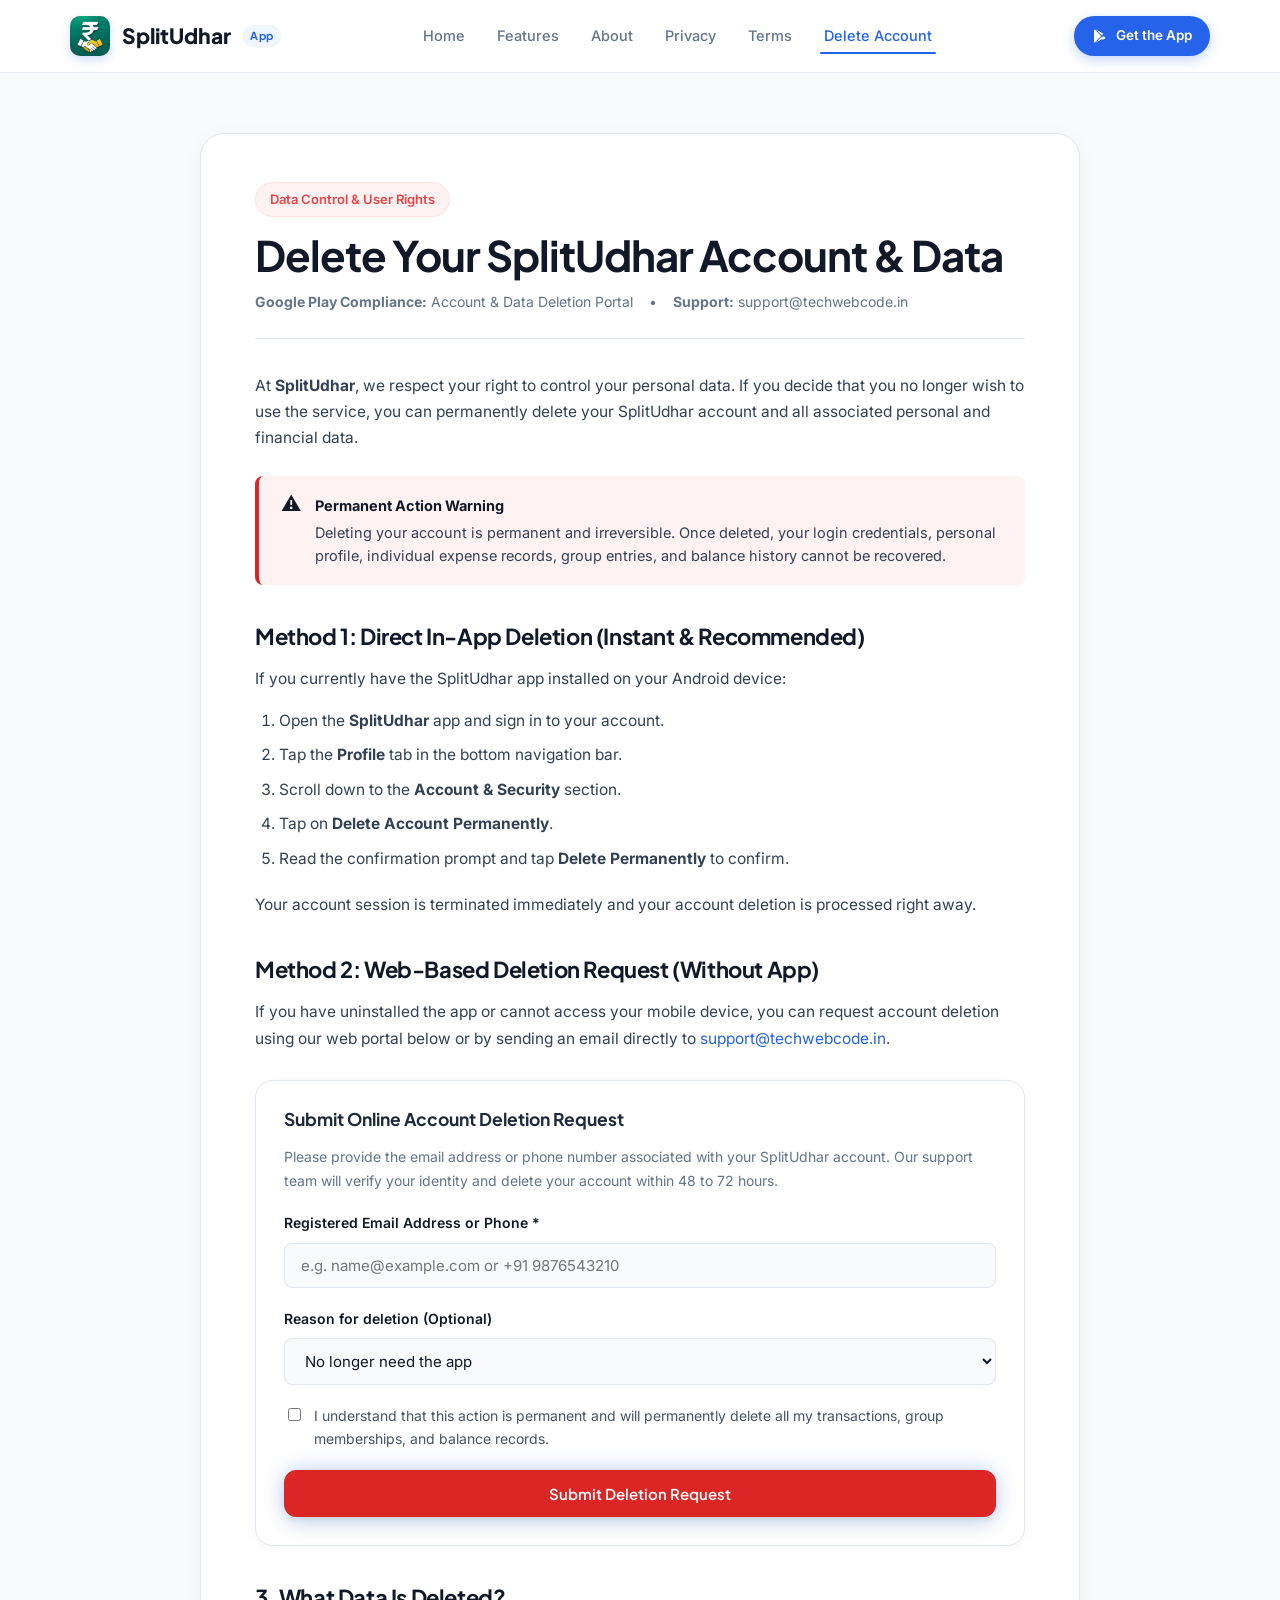
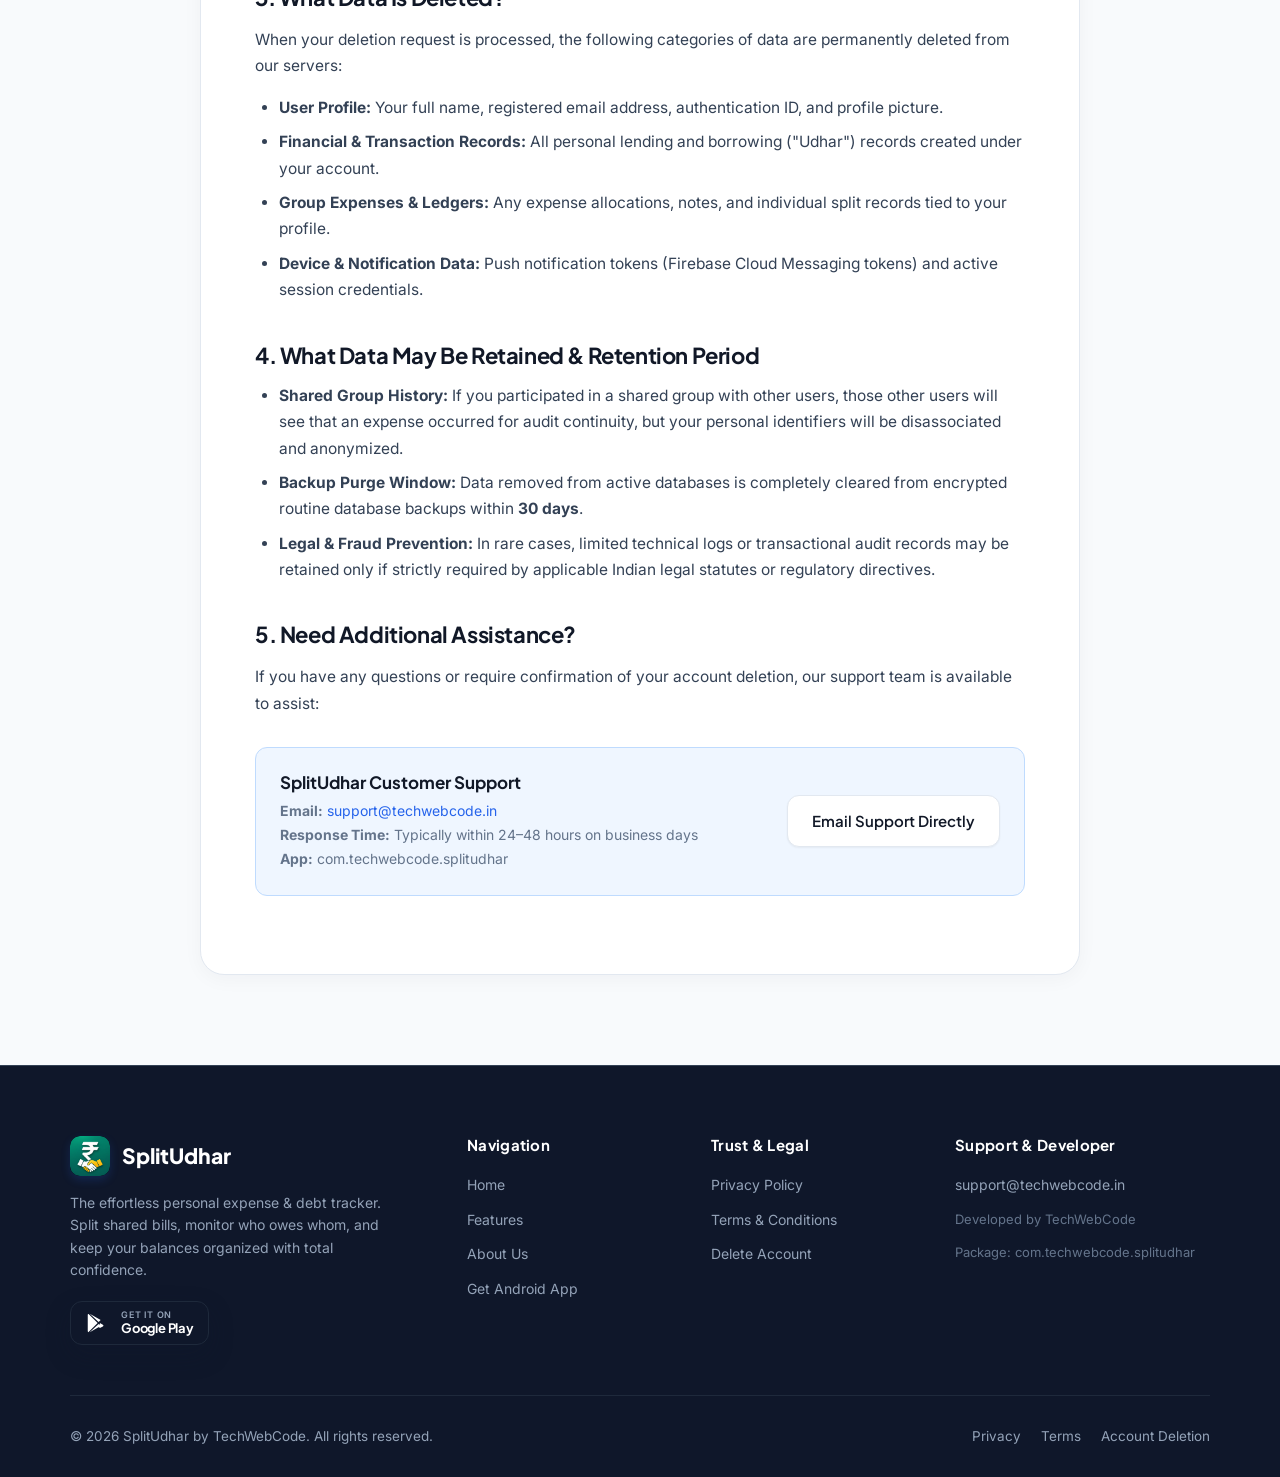
<file: delete-account/index.html>
<!doctype html>
<html lang="en">
<head>
  <meta charset="utf-8">
  <meta name="viewport" content="width=device-width, initial-scale=1">
  <meta name="theme-color" content="#2563eb">
  <title>Delete Account &amp; Personal Data | SplitUdhar</title>
  <meta name="description" content="Request permanent deletion of your SplitUdhar account and all associated expense data. Simple instructions for in-app and web deletion requests.">
  <meta name="keywords" content="delete splitudhar account, delete personal data, expense app account deletion">
  <meta name="author" content="TechWebCode">
  <meta name="robots" content="index, follow">
  <link rel="canonical" href="https://splitudhar.techwebcode.in/delete-account/">
  
  <link rel="icon" type="image/png" href="/assets/favicon.png">
  <link rel="apple-touch-icon" href="/assets/app-icon-144.png">
  <link rel="stylesheet" href="/styles.css?v=2.1">

  <!-- Open Graph / Meta -->
  <meta property="og:type" content="website">
  <meta property="og:url" content="https://splitudhar.techwebcode.in/delete-account/">
  <meta property="og:site_name" content="SplitUdhar">
  <meta property="og:title" content="Delete Account &amp; Data | SplitUdhar">
  <meta property="og:description" content="Manage your data privacy and request permanent account deletion for SplitUdhar.">
  <meta property="og:image" content="https://splitudhar.techwebcode.in/assets/app-icon-144.png">
</head>
<body>

<!-- Header Navigation -->
<header class="site-header" id="site-header">
  <div class="container nav-wrap">
    <a class="brand-logo" href="/" aria-label="SplitUdhar Home">
      <img src="/assets/logo.png" alt="SplitUdhar Logo" class="logo-img" width="40" height="40">
      <span>SplitUdhar</span>
      <span class="logo-badge">App</span>
    </a>
    
    <nav class="nav-links" aria-label="Main Navigation">
      <a href="/">Home</a>
      <a href="/#features">Features</a>
      <a href="/about/">About</a>
      <a href="/privacy-policy/">Privacy</a>
      <a href="/terms-and-conditions/">Terms</a>
      <a href="/delete-account/" class="active">Delete Account</a>
    </nav>
    
    <div class="nav-actions">
      <a href="https://play.google.com/store/apps/details?id=com.techwebcode.splitudhar" target="_blank" rel="noopener noreferrer" class="nav-btn-download">
        <svg width="16" height="16" viewBox="0 0 24 24" fill="currentColor">
          <path d="M3.609 1.814L13.793 12 3.61 22.186c-.37-.323-.61-.8-.61-1.34V3.154c0-.54.24-1.017.61-1.34zm11.248 11.25l2.253 2.253-12.012 6.84 9.759-9.093zm0-2.128L5.098 1.843l12.012 6.84-2.253 2.253zm1.414 1.064l3.197 1.821c.91.518.91 1.365 0 1.883l-3.197 1.821-2.062-2.062 2.062-2.063z"/>
        </svg>
        <span>Get the App</span>
      </a>
      
      <button class="mobile-toggle" id="mobile-toggle-btn" aria-label="Toggle navigation menu" onclick="toggleMobileNav()">
        <svg width="24" height="24" viewBox="0 0 24 24" fill="none" stroke="currentColor" stroke-width="2" stroke-linecap="round" stroke-linejoin="round">
          <line x1="3" y1="12" x2="21" y2="12"></line>
          <line x1="3" y1="6" x2="21" y2="6"></line>
          <line x1="3" y1="18" x2="21" y2="18"></line>
        </svg>
      </button>
    </div>
  </div>
  
  <div class="mobile-menu" id="mobile-nav-menu">
    <a href="/" onclick="toggleMobileNav()">Home</a>
    <a href="/#features" onclick="toggleMobileNav()">Features</a>
    <a href="/about/" onclick="toggleMobileNav()">About SplitUdhar</a>
    <a href="/privacy-policy/" onclick="toggleMobileNav()">Privacy Policy</a>
    <a href="/terms-and-conditions/" onclick="toggleMobileNav()">Terms & Conditions</a>
    <a href="/delete-account/" onclick="toggleMobileNav()">Delete Account</a>
    <a href="https://play.google.com/store/apps/details?id=com.techwebcode.splitudhar" target="_blank" rel="noopener noreferrer" style="color:var(--primary); font-weight:700;">
      ⚡ Download on Google Play Store &rarr;
    </a>
  </div>
</header>

<main class="page-wrapper">
  <div class="container">
    <article class="legal-article">
      <div class="article-header">
        <div class="pill-badge" style="margin-bottom:12px; background:#fef2f2; color:#ef4444; border-color:#fee2e2;">
          Data Control & User Rights
        </div>
        <h1>Delete Your SplitUdhar Account & Data</h1>
        <div class="article-meta">
          <span><strong>Google Play Compliance:</strong> Account & Data Deletion Portal</span>
          <span>•</span>
          <span><strong>Support:</strong> support@techwebcode.in</span>
        </div>
      </div>
      
      <div class="article-body">
        <p>
          At <strong>SplitUdhar</strong>, we respect your right to control your personal data. If you decide that you no longer wish to use the service, you can permanently delete your SplitUdhar account and all associated personal and financial data.
        </p>

        <div class="callout-box danger">
          <div class="callout-icon">⚠️</div>
          <div class="callout-content">
            <strong>Permanent Action Warning</strong>
            Deleting your account is permanent and irreversible. Once deleted, your login credentials, personal profile, individual expense records, group entries, and balance history cannot be recovered.
          </div>
        </div>

        <h2>Method 1: Direct In-App Deletion (Instant & Recommended)</h2>
        <p>If you currently have the SplitUdhar app installed on your Android device:</p>
        <ol>
          <li>Open the <strong>SplitUdhar</strong> app and sign in to your account.</li>
          <li>Tap the <strong>Profile</strong> tab in the bottom navigation bar.</li>
          <li>Scroll down to the <strong>Account & Security</strong> section.</li>
          <li>Tap on <strong>Delete Account Permanently</strong>.</li>
          <li>Read the confirmation prompt and tap <strong>Delete Permanently</strong> to confirm.</li>
        </ol>
        <p>
          Your account session is terminated immediately and your account deletion is processed right away.
        </p>

        <h2>Method 2: Web-Based Deletion Request (Without App)</h2>
        <p>
          If you have uninstalled the app or cannot access your mobile device, you can request account deletion using our web portal below or by sending an email directly to <a href="mailto:support@techwebcode.in">support@techwebcode.in</a>.
        </p>

        <!-- Interactive Deletion Form -->
        <div class="delete-form-card" id="deletion-form-container">
          <h3 style="margin-top:0;">Submit Online Account Deletion Request</h3>
          <p style="font-size:14px; color:var(--text-muted); margin-bottom:20px;">
            Please provide the email address or phone number associated with your SplitUdhar account. Our support team will verify your identity and delete your account within 48 to 72 hours.
          </p>

          <form id="account-deletion-form" onsubmit="handleDeletionSubmit(event)">
            <div class="form-group">
              <label class="form-label" for="user-email">Registered Email Address or Phone *</label>
              <input type="text" id="user-email" class="form-input" placeholder="e.g. name@example.com or +91 9876543210" required>
            </div>

            <div class="form-group">
              <label class="form-label" for="deletion-reason">Reason for deletion (Optional)</label>
              <select id="deletion-reason" class="form-select">
                <option value="No longer need the app">No longer need the app</option>
                <option value="Switching to another device">Switching to another device</option>
                <option value="Privacy concerns">Privacy concerns</option>
                <option value="Other">Other</option>
              </select>
            </div>

            <div class="form-group">
              <label class="form-checkbox-label">
                <input type="checkbox" id="confirm-deletion" required>
                <span>I understand that this action is permanent and will permanently delete all my transactions, group memberships, and balance records.</span>
              </label>
            </div>

            <button type="submit" class="btn btn-primary" style="background:#dc2626; border-color:#dc2626; width:100%;" id="submit-delete-btn">
              Submit Deletion Request
            </button>
          </form>

          <div id="deletion-success-msg" style="display:none; margin-top:20px;" class="callout-box success">
            <div class="callout-icon">✓</div>
            <div class="callout-content">
              <strong>Request Generated</strong>
              We have pre-filled a deletion request email to <code>support@techwebcode.in</code>. Please click below to send it from your registered email so our team can immediately verify and purge your account.
              <div style="margin-top:12px;">
                <a id="mailto-direct-btn" href="#" class="btn btn-primary" style="padding:8px 16px; font-size:13.5px;">
                  Open Email Client & Send
                </a>
              </div>
            </div>
          </div>
        </div>

        <h2>3. What Data Is Deleted?</h2>
        <p>When your deletion request is processed, the following categories of data are permanently deleted from our servers:</p>
        <ul>
          <li><strong>User Profile:</strong> Your full name, registered email address, authentication ID, and profile picture.</li>
          <li><strong>Financial & Transaction Records:</strong> All personal lending and borrowing ("Udhar") records created under your account.</li>
          <li><strong>Group Expenses & Ledgers:</strong> Any expense allocations, notes, and individual split records tied to your profile.</li>
          <li><strong>Device & Notification Data:</strong> Push notification tokens (Firebase Cloud Messaging tokens) and active session credentials.</li>
        </ul>

        <h2>4. What Data May Be Retained & Retention Period</h2>
        <ul>
          <li><strong>Shared Group History:</strong> If you participated in a shared group with other users, those other users will see that an expense occurred for audit continuity, but your personal identifiers will be disassociated and anonymized.</li>
          <li><strong>Backup Purge Window:</strong> Data removed from active databases is completely cleared from encrypted routine database backups within <strong>30 days</strong>.</li>
          <li><strong>Legal & Fraud Prevention:</strong> In rare cases, limited technical logs or transactional audit records may be retained only if strictly required by applicable Indian legal statutes or regulatory directives.</li>
        </ul>

        <h2>5. Need Additional Assistance?</h2>
        <p>
          If you have any questions or require confirmation of your account deletion, our support team is available to assist:
        </p>
        
        <div class="support-card">
          <div class="support-info">
            <h4>SplitUdhar Customer Support</h4>
            <p><strong>Email:</strong> <a href="mailto:support@techwebcode.in">support@techwebcode.in</a></p>
            <p><strong>Response Time:</strong> Typically within 24–48 hours on business days</p>
            <p><strong>App:</strong> com.techwebcode.splitudhar</p>
          </div>
          <a href="mailto:support@techwebcode.in?subject=SplitUdhar%20Account%20Deletion%20Request" class="btn btn-secondary">
            Email Support Directly
          </a>
        </div>
      </div>
    </article>
  </div>
</main>

<!-- Footer -->
<footer class="site-footer" id="site-footer">
  <div class="container">
    <div class="footer-top">
      <div class="footer-brand">
        <a class="brand-logo" href="/" style="color:#ffffff;">
          <img src="/assets/logo.png" alt="SplitUdhar" class="logo-img" width="36" height="36">
          <span>SplitUdhar</span>
        </a>
        <p>The effortless personal expense & debt tracker. Split shared bills, monitor who owes whom, and keep your balances organized with total confidence.</p>
        <div style="margin-top: 15px;">
          <a href="https://play.google.com/store/apps/details?id=com.techwebcode.splitudhar" target="_blank" rel="noopener noreferrer" class="playstore-badge" style="padding: 8px 14px;">
            <svg class="playstore-icon" viewBox="0 0 24 24" fill="currentColor" style="width:22px; height:22px;">
              <path d="M3.609 1.814L13.793 12 3.61 22.186c-.37-.323-.61-.8-.61-1.34V3.154c0-.54.24-1.017.61-1.34zm11.248 11.25l2.253 2.253-12.012 6.84 9.759-9.093zm0-2.128L5.098 1.843l12.012 6.84-2.253 2.253zm1.414 1.064l3.197 1.821c.91.518.91 1.365 0 1.883l-3.197 1.821-2.062-2.062 2.062-2.063z"/>
            </svg>
            <div class="playstore-text">
              <span class="playstore-sub" style="font-size:9px;">GET IT ON</span>
              <span class="playstore-title" style="font-size:13px;">Google Play</span>
            </div>
          </a>
        </div>
      </div>
      
      <div class="footer-col">
        <h4>Navigation</h4>
        <div class="footer-links">
          <a href="/">Home</a>
          <a href="/#features">Features</a>
          <a href="/about/">About Us</a>
          <a href="https://play.google.com/store/apps/details?id=com.techwebcode.splitudhar" target="_blank" rel="noopener noreferrer">Get Android App</a>
        </div>
      </div>
      
      <div class="footer-col">
        <h4>Trust & Legal</h4>
        <div class="footer-links">
          <a href="/privacy-policy/">Privacy Policy</a>
          <a href="/terms-and-conditions/">Terms & Conditions</a>
          <a href="/delete-account/">Delete Account</a>
        </div>
      </div>
      
      <div class="footer-col">
        <h4>Support & Developer</h4>
        <div class="footer-links">
          <a href="mailto:support@techwebcode.in">support@techwebcode.in</a>
          <span style="font-size:13px; color:#64748b;">Developed by TechWebCode</span>
          <span style="font-size:13px; color:#64748b;">Package: com.techwebcode.splitudhar</span>
        </div>
      </div>
    </div>
    
    <div class="footer-bottom">
      <div>© 2026 SplitUdhar by TechWebCode. All rights reserved.</div>
      <div class="footer-bottom-links">
        <a href="/privacy-policy/">Privacy</a>
        <a href="/terms-and-conditions/">Terms</a>
        <a href="/delete-account/">Account Deletion</a>
      </div>
    </div>
  </div>
</footer>

<script src="/assets/site.js?v=2.1"></script>
<script>
  function handleDeletionSubmit(e) {
    e.preventDefault();
    const email = document.getElementById('user-email').value.trim();
    const reason = document.getElementById('deletion-reason').value;
    
    const subject = encodeURIComponent("SplitUdhar Account Deletion Request - " + email);
    const body = encodeURIComponent(
      "Hello SplitUdhar Support Team,\n\n" +
      "I would like to request the permanent deletion of my SplitUdhar account and all associated personal and transaction data.\n\n" +
      "Account Email / Phone: " + email + "\n" +
      "Reason for Deletion: " + reason + "\n\n" +
      "I confirm that I want my account and records purged permanently.\n\n" +
      "Thank you."
    );
    
    const mailtoUrl = "mailto:support@techwebcode.in?subject=" + subject + "&body=" + body;
    
    document.getElementById('mailto-direct-btn').href = mailtoUrl;
    document.getElementById('deletion-success-msg').style.display = 'flex';
    
    // Attempt opening email client
    window.location.href = mailtoUrl;
  }
</script>
</body>
</html>
</file>
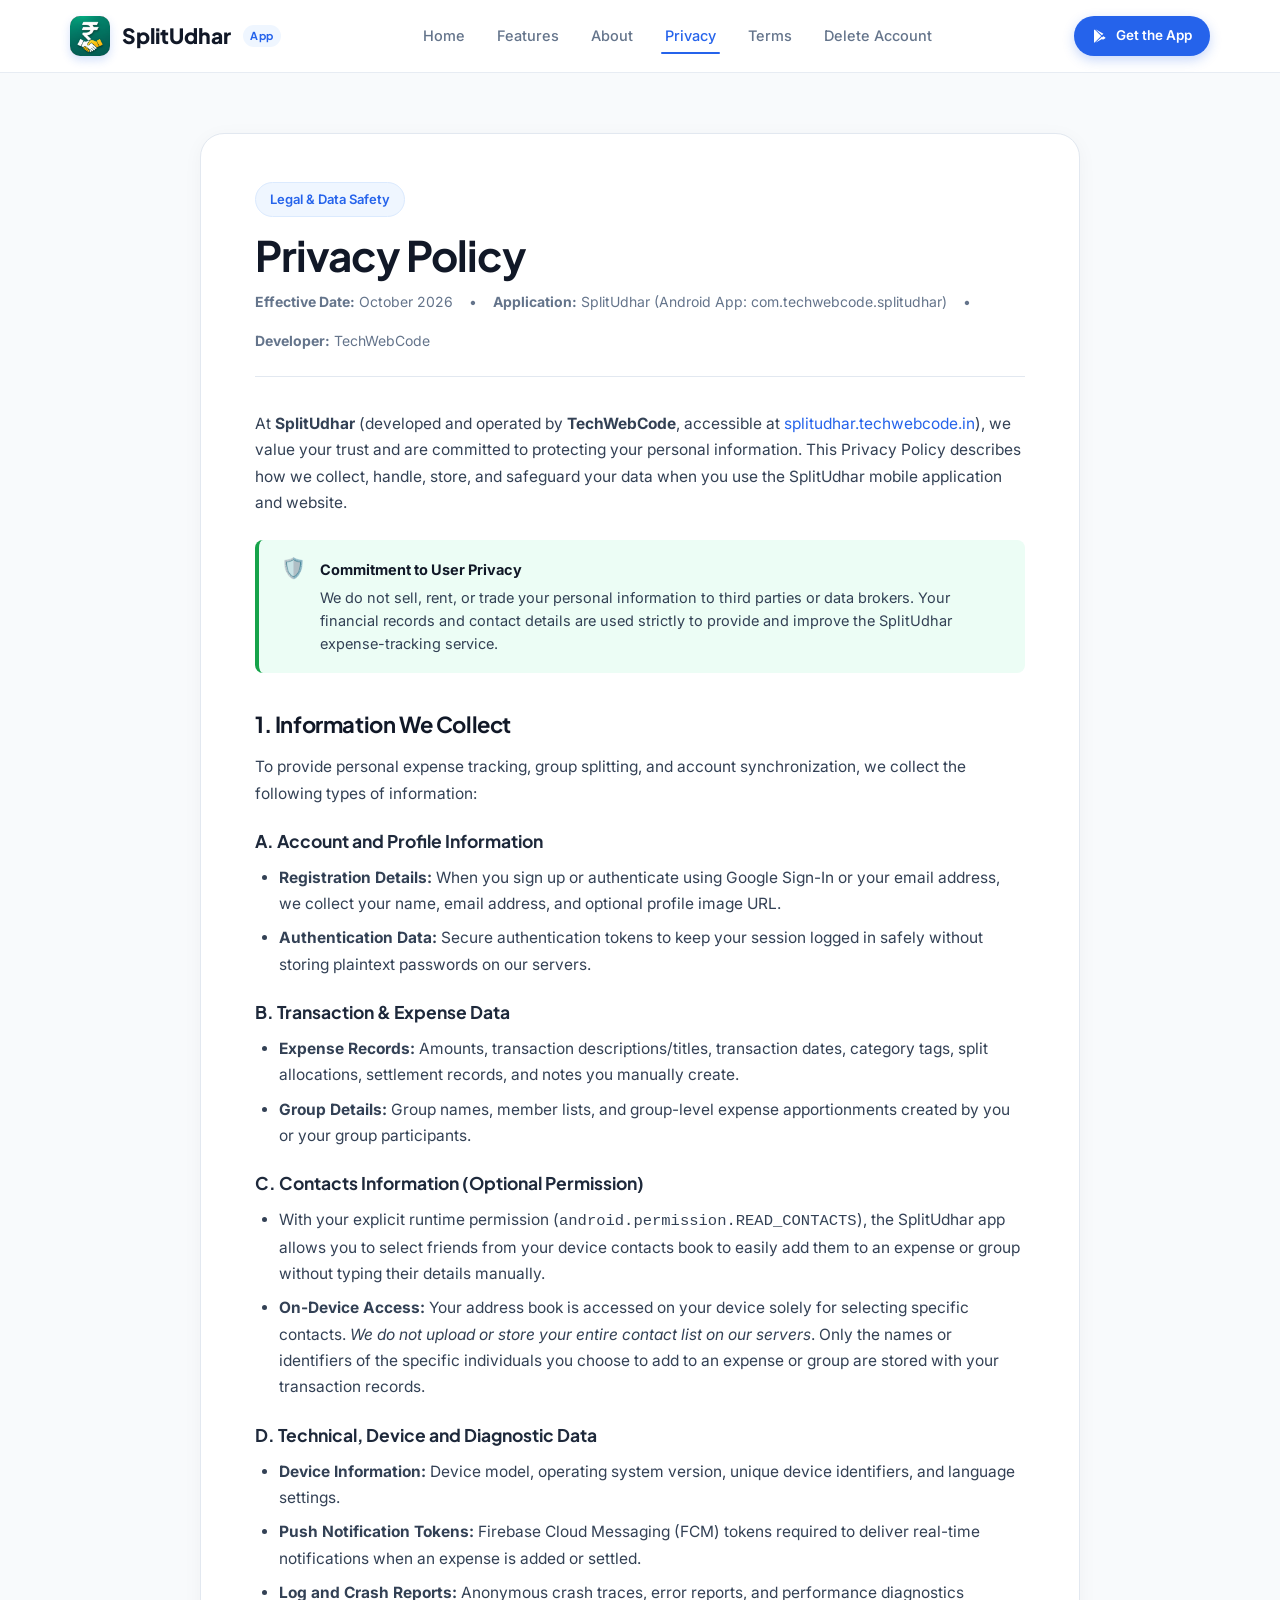
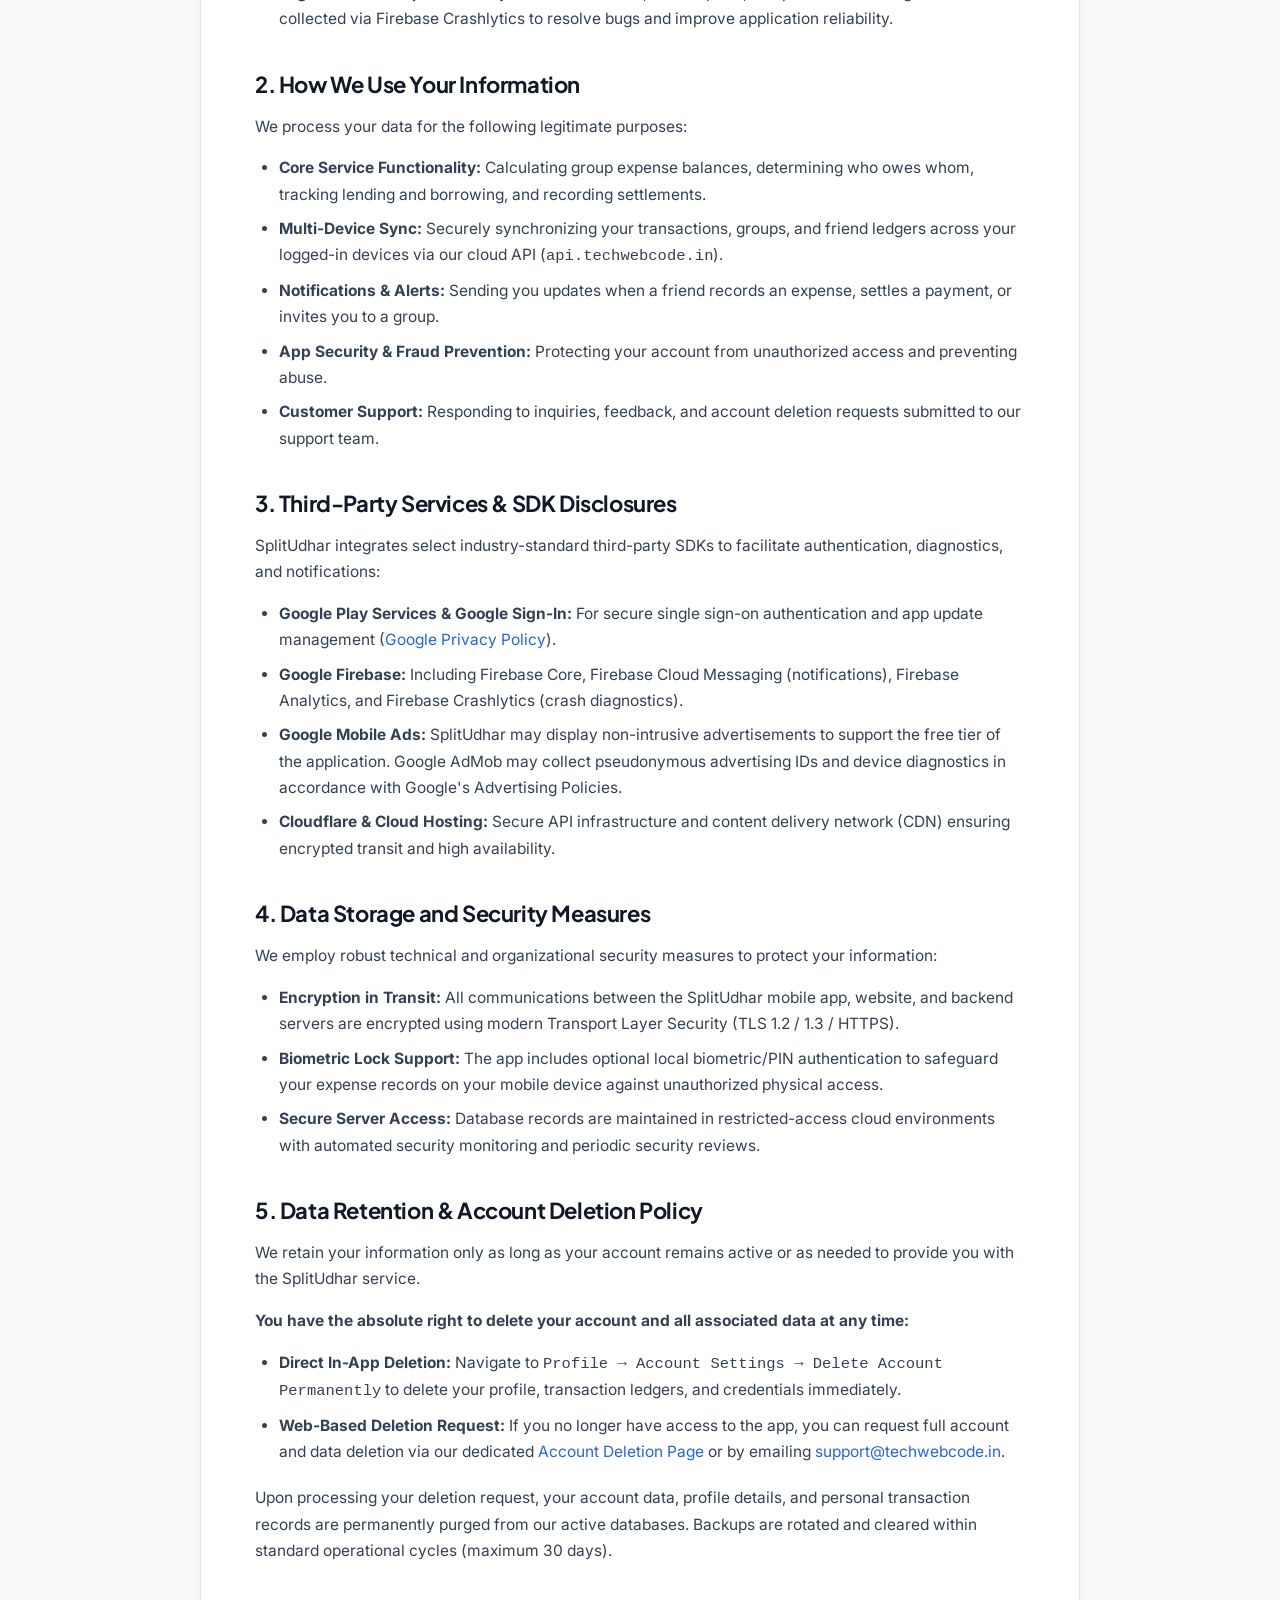
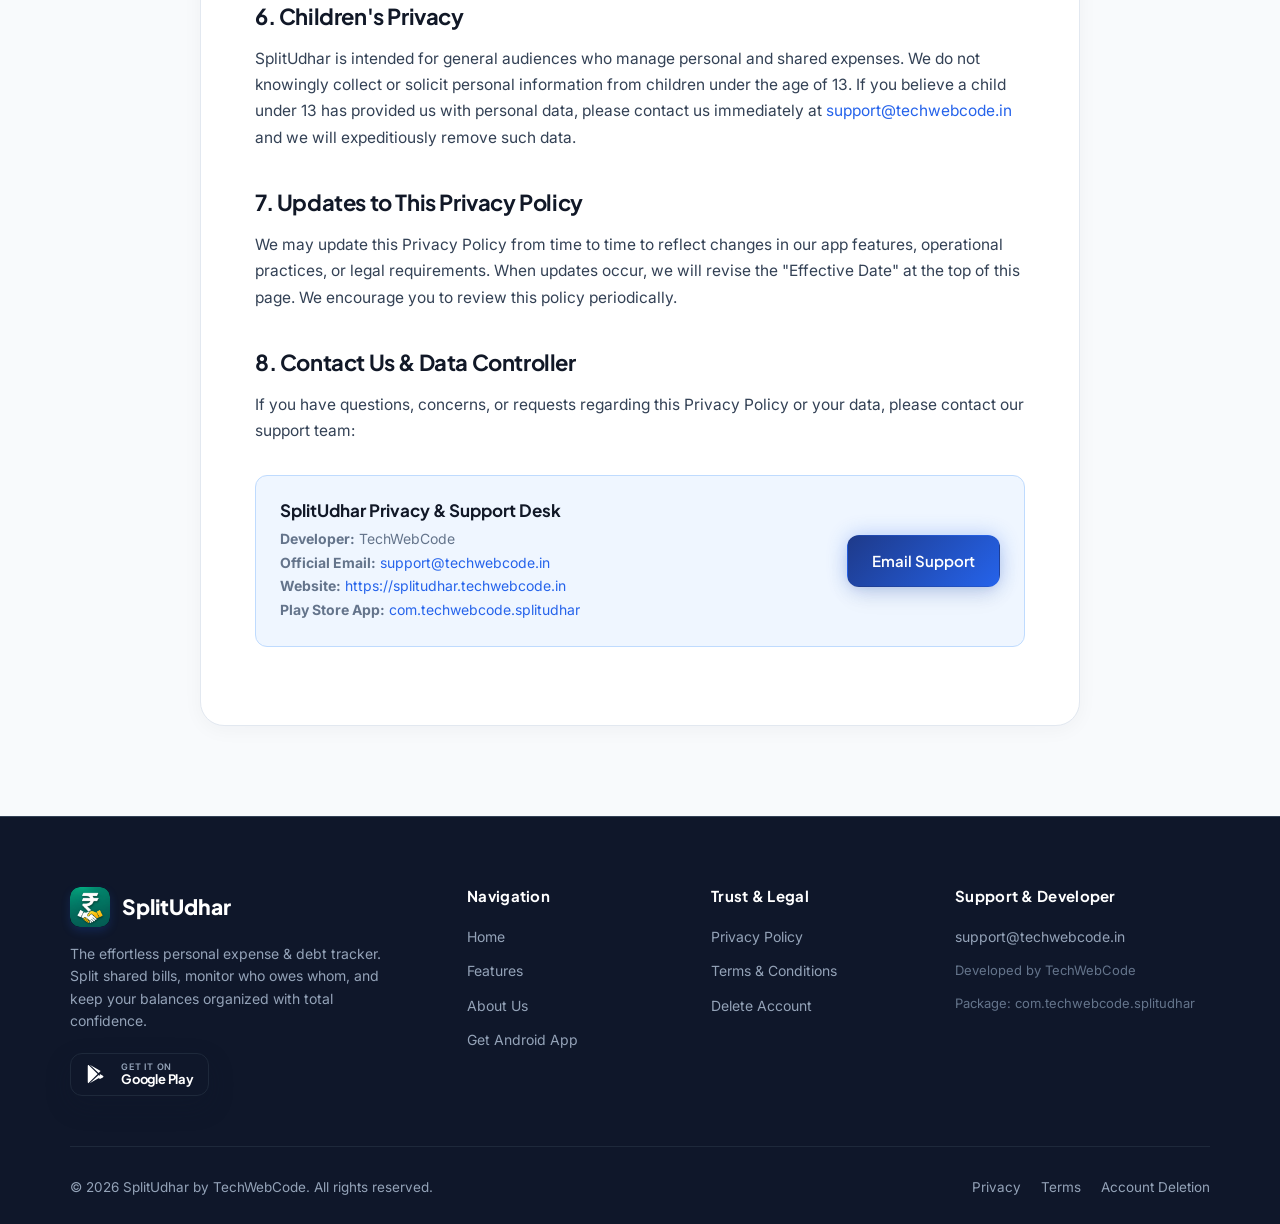
<file: privacy-policy/index.html>
<!doctype html>
<html lang="en">
<head>
  <meta charset="utf-8">
  <meta name="viewport" content="width=device-width, initial-scale=1">
  <meta name="theme-color" content="#2563eb">
  <title>Privacy Policy | SplitUdhar Expense Splitting App</title>
  <meta name="description" content="Official Privacy Policy for SplitUdhar application and website. Learn how your expense logs, phone number, and personal data are encrypted and protected.">
  <meta name="keywords" content="splitudhar privacy policy, financial privacy, secure expense tracker, data protection, privacy terms">
  <meta name="author" content="TechWebCode">
  <meta name="robots" content="index, follow">
  <link rel="canonical" href="https://splitudhar.techwebcode.in/privacy-policy/">
  
  <link rel="icon" type="image/png" href="/assets/favicon.png">
  <link rel="apple-touch-icon" href="/assets/app-icon-144.png">
  <link rel="stylesheet" href="/styles.css?v=2.1">

  <!-- Open Graph / Meta -->
  <meta property="og:type" content="article">
  <meta property="og:url" content="https://splitudhar.techwebcode.in/privacy-policy/">
  <meta property="og:site_name" content="SplitUdhar">
  <meta property="og:title" content="Privacy Policy | SplitUdhar">
  <meta property="og:description" content="Learn how SplitUdhar protects your user data, personal lending records, and expense information.">
  <meta property="og:image" content="https://splitudhar.techwebcode.in/assets/app-icon-144.png">
</head>
<body>

<!-- Header Navigation -->
<header class="site-header" id="site-header">
  <div class="container nav-wrap">
    <a class="brand-logo" href="/" aria-label="SplitUdhar Home">
      <img src="/assets/logo.png" alt="SplitUdhar Logo" class="logo-img" width="40" height="40">
      <span>SplitUdhar</span>
      <span class="logo-badge">App</span>
    </a>
    
    <nav class="nav-links" aria-label="Main Navigation">
      <a href="/">Home</a>
      <a href="/#features">Features</a>
      <a href="/about/">About</a>
      <a href="/privacy-policy/" class="active">Privacy</a>
      <a href="/terms-and-conditions/">Terms</a>
      <a href="/delete-account/">Delete Account</a>
    </nav>
    
    <div class="nav-actions">
      <a href="https://play.google.com/store/apps/details?id=com.techwebcode.splitudhar" target="_blank" rel="noopener noreferrer" class="nav-btn-download">
        <svg width="16" height="16" viewBox="0 0 24 24" fill="currentColor">
          <path d="M3.609 1.814L13.793 12 3.61 22.186c-.37-.323-.61-.8-.61-1.34V3.154c0-.54.24-1.017.61-1.34zm11.248 11.25l2.253 2.253-12.012 6.84 9.759-9.093zm0-2.128L5.098 1.843l12.012 6.84-2.253 2.253zm1.414 1.064l3.197 1.821c.91.518.91 1.365 0 1.883l-3.197 1.821-2.062-2.062 2.062-2.063z"/>
        </svg>
        <span>Get the App</span>
      </a>
      
      <button class="mobile-toggle" id="mobile-toggle-btn" aria-label="Toggle navigation menu" onclick="toggleMobileNav()">
        <svg width="24" height="24" viewBox="0 0 24 24" fill="none" stroke="currentColor" stroke-width="2" stroke-linecap="round" stroke-linejoin="round">
          <line x1="3" y1="12" x2="21" y2="12"></line>
          <line x1="3" y1="6" x2="21" y2="6"></line>
          <line x1="3" y1="18" x2="21" y2="18"></line>
        </svg>
      </button>
    </div>
  </div>
  
  <div class="mobile-menu" id="mobile-nav-menu">
    <a href="/" onclick="toggleMobileNav()">Home</a>
    <a href="/#features" onclick="toggleMobileNav()">Features</a>
    <a href="/about/" onclick="toggleMobileNav()">About SplitUdhar</a>
    <a href="/privacy-policy/" onclick="toggleMobileNav()">Privacy Policy</a>
    <a href="/terms-and-conditions/" onclick="toggleMobileNav()">Terms & Conditions</a>
    <a href="/delete-account/" onclick="toggleMobileNav()">Delete Account</a>
    <a href="https://play.google.com/store/apps/details?id=com.techwebcode.splitudhar" target="_blank" rel="noopener noreferrer" style="color:var(--primary); font-weight:700;">
      ⚡ Download on Google Play Store &rarr;
    </a>
  </div>
</header>

<main class="page-wrapper">
  <div class="container">
    <article class="legal-article">
      <div class="article-header">
        <div class="pill-badge" style="margin-bottom:12px;">Legal & Data Safety</div>
        <h1>Privacy Policy</h1>
        <div class="article-meta">
          <span><strong>Effective Date:</strong> October 2026</span>
          <span>•</span>
          <span><strong>Application:</strong> SplitUdhar (Android App: com.techwebcode.splitudhar)</span>
          <span>•</span>
          <span><strong>Developer:</strong> TechWebCode</span>
        </div>
      </div>
      
      <div class="article-body">
        <p>
          At <strong>SplitUdhar</strong> (developed and operated by <strong>TechWebCode</strong>, accessible at <a href="https://splitudhar.techwebcode.in">splitudhar.techwebcode.in</a>), we value your trust and are committed to protecting your personal information. This Privacy Policy describes how we collect, handle, store, and safeguard your data when you use the SplitUdhar mobile application and website.
        </p>

        <div class="callout-box success">
          <div class="callout-icon">🛡️</div>
          <div class="callout-content">
            <strong>Commitment to User Privacy</strong>
            We do not sell, rent, or trade your personal information to third parties or data brokers. Your financial records and contact details are used strictly to provide and improve the SplitUdhar expense-tracking service.
          </div>
        </div>

        <h2>1. Information We Collect</h2>
        <p>To provide personal expense tracking, group splitting, and account synchronization, we collect the following types of information:</p>
        
        <h3>A. Account and Profile Information</h3>
        <ul>
          <li><strong>Registration Details:</strong> When you sign up or authenticate using Google Sign-In or your email address, we collect your name, email address, and optional profile image URL.</li>
          <li><strong>Authentication Data:</strong> Secure authentication tokens to keep your session logged in safely without storing plaintext passwords on our servers.</li>
        </ul>

        <h3>B. Transaction & Expense Data</h3>
        <ul>
          <li><strong>Expense Records:</strong> Amounts, transaction descriptions/titles, transaction dates, category tags, split allocations, settlement records, and notes you manually create.</li>
          <li><strong>Group Details:</strong> Group names, member lists, and group-level expense apportionments created by you or your group participants.</li>
        </ul>

        <h3>C. Contacts Information (Optional Permission)</h3>
        <ul>
          <li>With your explicit runtime permission (<code>android.permission.READ_CONTACTS</code>), the SplitUdhar app allows you to select friends from your device contacts book to easily add them to an expense or group without typing their details manually.</li>
          <li><strong>On-Device Access:</strong> Your address book is accessed on your device solely for selecting specific contacts. <em>We do not upload or store your entire contact list on our servers</em>. Only the names or identifiers of the specific individuals you choose to add to an expense or group are stored with your transaction records.</li>
        </ul>

        <h3>D. Technical, Device and Diagnostic Data</h3>
        <ul>
          <li><strong>Device Information:</strong> Device model, operating system version, unique device identifiers, and language settings.</li>
          <li><strong>Push Notification Tokens:</strong> Firebase Cloud Messaging (FCM) tokens required to deliver real-time notifications when an expense is added or settled.</li>
          <li><strong>Log and Crash Reports:</strong> Anonymous crash traces, error reports, and performance diagnostics collected via Firebase Crashlytics to resolve bugs and improve application reliability.</li>
        </ul>

        <h2>2. How We Use Your Information</h2>
        <p>We process your data for the following legitimate purposes:</p>
        <ul>
          <li><strong>Core Service Functionality:</strong> Calculating group expense balances, determining who owes whom, tracking lending and borrowing, and recording settlements.</li>
          <li><strong>Multi-Device Sync:</strong> Securely synchronizing your transactions, groups, and friend ledgers across your logged-in devices via our cloud API (<code>api.techwebcode.in</code>).</li>
          <li><strong>Notifications & Alerts:</strong> Sending you updates when a friend records an expense, settles a payment, or invites you to a group.</li>
          <li><strong>App Security & Fraud Prevention:</strong> Protecting your account from unauthorized access and preventing abuse.</li>
          <li><strong>Customer Support:</strong> Responding to inquiries, feedback, and account deletion requests submitted to our support team.</li>
        </ul>

        <h2>3. Third-Party Services & SDK Disclosures</h2>
        <p>SplitUdhar integrates select industry-standard third-party SDKs to facilitate authentication, diagnostics, and notifications:</p>
        <ul>
          <li><strong>Google Play Services & Google Sign-In:</strong> For secure single sign-on authentication and app update management (<a href="https://policies.google.com/privacy" target="_blank" rel="noopener noreferrer">Google Privacy Policy</a>).</li>
          <li><strong>Google Firebase:</strong> Including Firebase Core, Firebase Cloud Messaging (notifications), Firebase Analytics, and Firebase Crashlytics (crash diagnostics).</li>
          <li><strong>Google Mobile Ads:</strong> SplitUdhar may display non-intrusive advertisements to support the free tier of the application. Google AdMob may collect pseudonymous advertising IDs and device diagnostics in accordance with Google's Advertising Policies.</li>
          <li><strong>Cloudflare & Cloud Hosting:</strong> Secure API infrastructure and content delivery network (CDN) ensuring encrypted transit and high availability.</li>
        </ul>

        <h2>4. Data Storage and Security Measures</h2>
        <p>
          We employ robust technical and organizational security measures to protect your information:
        </p>
        <ul>
          <li><strong>Encryption in Transit:</strong> All communications between the SplitUdhar mobile app, website, and backend servers are encrypted using modern Transport Layer Security (TLS 1.2 / 1.3 / HTTPS).</li>
          <li><strong>Biometric Lock Support:</strong> The app includes optional local biometric/PIN authentication to safeguard your expense records on your mobile device against unauthorized physical access.</li>
          <li><strong>Secure Server Access:</strong> Database records are maintained in restricted-access cloud environments with automated security monitoring and periodic security reviews.</li>
        </ul>

        <h2>5. Data Retention & Account Deletion Policy</h2>
        <p>
          We retain your information only as long as your account remains active or as needed to provide you with the SplitUdhar service.
        </p>
        <p>
          <strong>You have the absolute right to delete your account and all associated data at any time:</strong>
        </p>
        <ul>
          <li><strong>Direct In-App Deletion:</strong> Navigate to <code>Profile &rarr; Account Settings &rarr; Delete Account Permanently</code> to delete your profile, transaction ledgers, and credentials immediately.</li>
          <li><strong>Web-Based Deletion Request:</strong> If you no longer have access to the app, you can request full account and data deletion via our dedicated <a href="/delete-account/">Account Deletion Page</a> or by emailing <a href="mailto:support@techwebcode.in">support@techwebcode.in</a>.</li>
        </ul>
        <p>
          Upon processing your deletion request, your account data, profile details, and personal transaction records are permanently purged from our active databases. Backups are rotated and cleared within standard operational cycles (maximum 30 days).
        </p>

        <h2>6. Children's Privacy</h2>
        <p>
          SplitUdhar is intended for general audiences who manage personal and shared expenses. We do not knowingly collect or solicit personal information from children under the age of 13. If you believe a child under 13 has provided us with personal data, please contact us immediately at <a href="mailto:support@techwebcode.in">support@techwebcode.in</a> and we will expeditiously remove such data.
        </p>

        <h2>7. Updates to This Privacy Policy</h2>
        <p>
          We may update this Privacy Policy from time to time to reflect changes in our app features, operational practices, or legal requirements. When updates occur, we will revise the "Effective Date" at the top of this page. We encourage you to review this policy periodically.
        </p>

        <h2>8. Contact Us & Data Controller</h2>
        <p>
          If you have questions, concerns, or requests regarding this Privacy Policy or your data, please contact our support team:
        </p>
        
        <div class="support-card">
          <div class="support-info">
            <h4>SplitUdhar Privacy & Support Desk</h4>
            <p><strong>Developer:</strong> TechWebCode</p>
            <p><strong>Official Email:</strong> <a href="mailto:support@techwebcode.in">support@techwebcode.in</a></p>
            <p><strong>Website:</strong> <a href="https://splitudhar.techwebcode.in">https://splitudhar.techwebcode.in</a></p>
            <p><strong>Play Store App:</strong> <a href="https://play.google.com/store/apps/details?id=com.techwebcode.splitudhar" target="_blank" rel="noopener noreferrer">com.techwebcode.splitudhar</a></p>
          </div>
          <a href="mailto:support@techwebcode.in?subject=Privacy%20Inquiry%20-%20SplitUdhar" class="btn btn-primary">
            Email Support
          </a>
        </div>
      </div>
    </article>
  </div>
</main>

<!-- Footer -->
<footer class="site-footer" id="site-footer">
  <div class="container">
    <div class="footer-top">
      <div class="footer-brand">
        <a class="brand-logo" href="/" style="color:#ffffff;">
          <img src="/assets/logo.png" alt="SplitUdhar" class="logo-img" width="36" height="36">
          <span>SplitUdhar</span>
        </a>
        <p>The effortless personal expense & debt tracker. Split shared bills, monitor who owes whom, and keep your balances organized with total confidence.</p>
        <div style="margin-top: 15px;">
          <a href="https://play.google.com/store/apps/details?id=com.techwebcode.splitudhar" target="_blank" rel="noopener noreferrer" class="playstore-badge" style="padding: 8px 14px;">
            <svg class="playstore-icon" viewBox="0 0 24 24" fill="currentColor" style="width:22px; height:22px;">
              <path d="M3.609 1.814L13.793 12 3.61 22.186c-.37-.323-.61-.8-.61-1.34V3.154c0-.54.24-1.017.61-1.34zm11.248 11.25l2.253 2.253-12.012 6.84 9.759-9.093zm0-2.128L5.098 1.843l12.012 6.84-2.253 2.253zm1.414 1.064l3.197 1.821c.91.518.91 1.365 0 1.883l-3.197 1.821-2.062-2.062 2.062-2.063z"/>
            </svg>
            <div class="playstore-text">
              <span class="playstore-sub" style="font-size:9px;">GET IT ON</span>
              <span class="playstore-title" style="font-size:13px;">Google Play</span>
            </div>
          </a>
        </div>
      </div>
      
      <div class="footer-col">
        <h4>Navigation</h4>
        <div class="footer-links">
          <a href="/">Home</a>
          <a href="/#features">Features</a>
          <a href="/about/">About Us</a>
          <a href="https://play.google.com/store/apps/details?id=com.techwebcode.splitudhar" target="_blank" rel="noopener noreferrer">Get Android App</a>
        </div>
      </div>
      
      <div class="footer-col">
        <h4>Trust & Legal</h4>
        <div class="footer-links">
          <a href="/privacy-policy/">Privacy Policy</a>
          <a href="/terms-and-conditions/">Terms & Conditions</a>
          <a href="/delete-account/">Delete Account</a>
        </div>
      </div>
      
      <div class="footer-col">
        <h4>Support & Developer</h4>
        <div class="footer-links">
          <a href="mailto:support@techwebcode.in">support@techwebcode.in</a>
          <span style="font-size:13px; color:#64748b;">Developed by TechWebCode</span>
          <span style="font-size:13px; color:#64748b;">Package: com.techwebcode.splitudhar</span>
        </div>
      </div>
    </div>
    
    <div class="footer-bottom">
      <div>© 2026 SplitUdhar by TechWebCode. All rights reserved.</div>
      <div class="footer-bottom-links">
        <a href="/privacy-policy/">Privacy</a>
        <a href="/terms-and-conditions/">Terms</a>
        <a href="/delete-account/">Account Deletion</a>
      </div>
    </div>
  </div>
</footer>

<script src="/assets/site.js?v=2.1"></script>
</body>
</html>
</file>
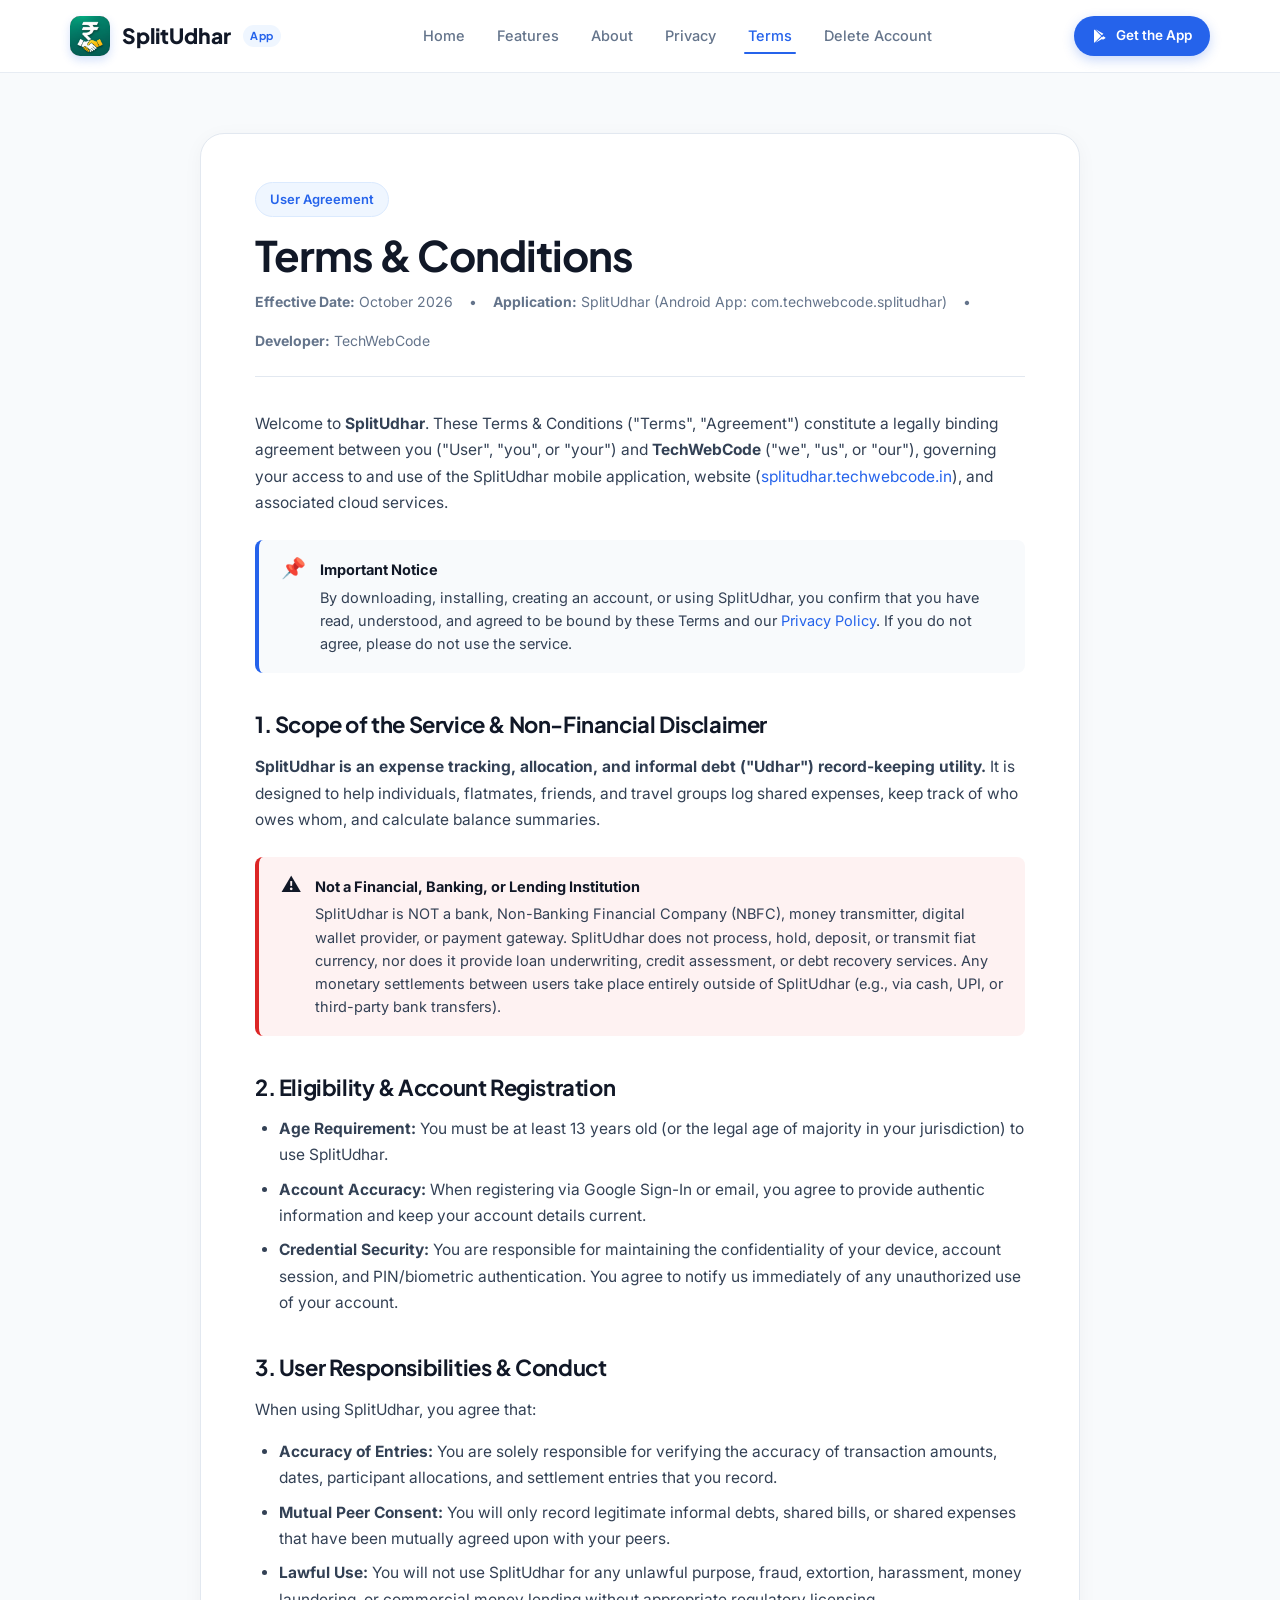
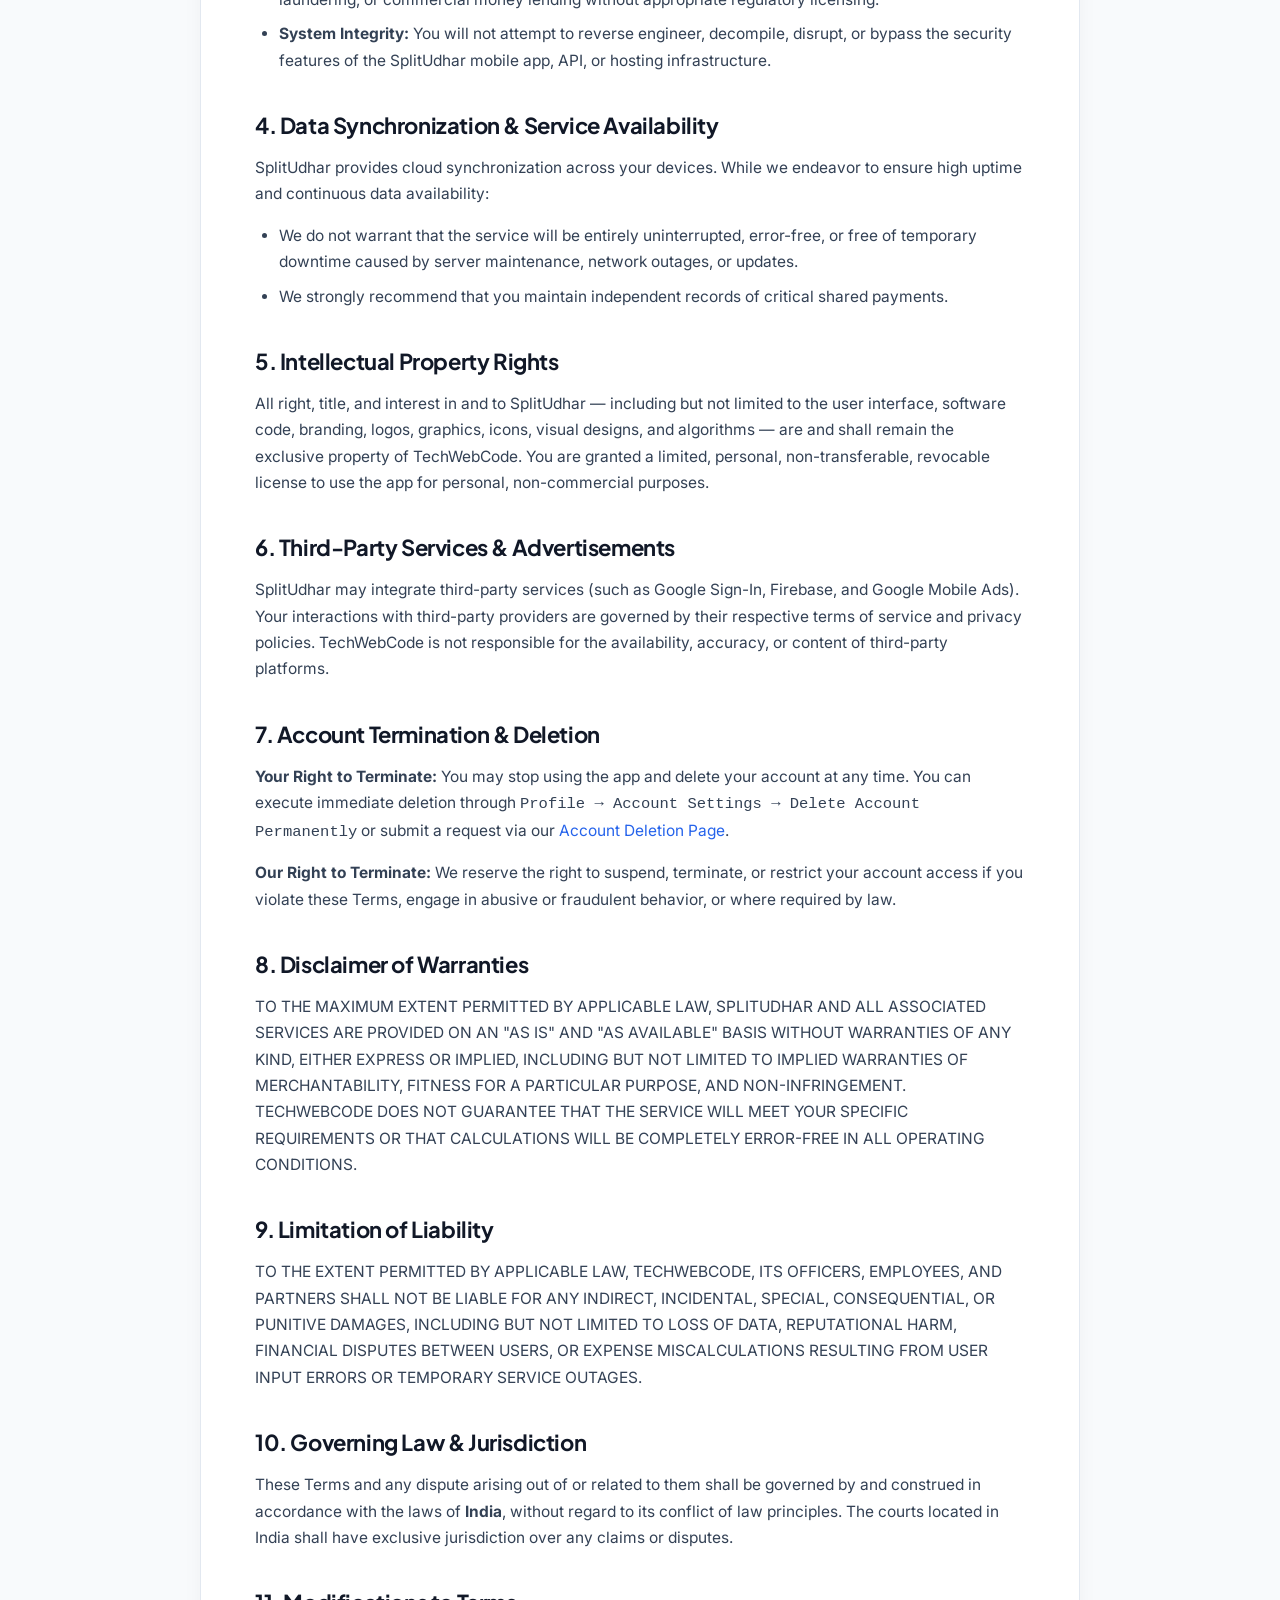
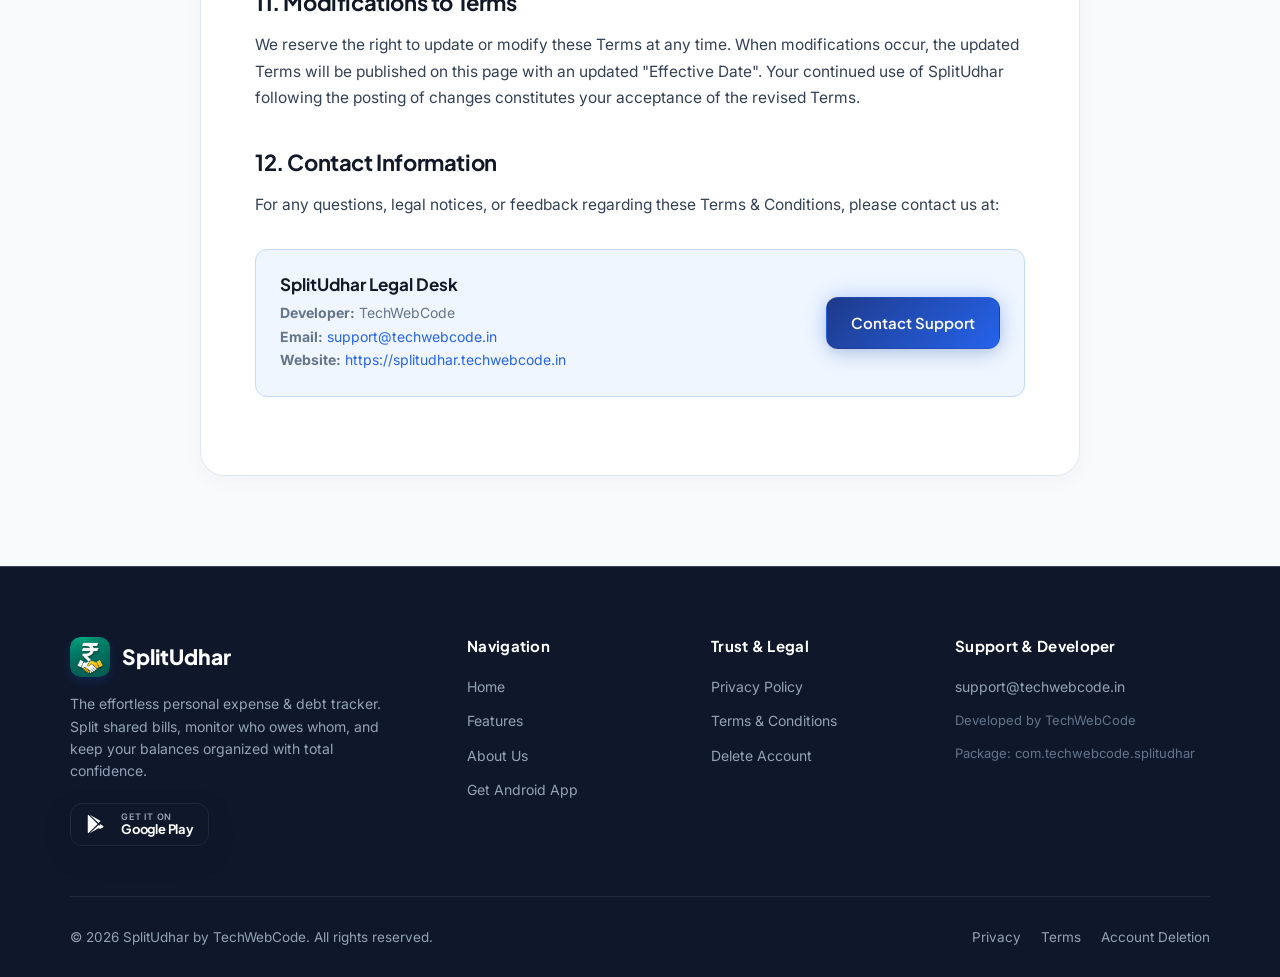
<file: terms-and-conditions/index.html>
<!doctype html>
<html lang="en">
<head>
  <meta charset="utf-8">
  <meta name="viewport" content="width=device-width, initial-scale=1">
  <meta name="theme-color" content="#2563eb">
  <title>Terms &amp; Conditions | SplitUdhar App &amp; Website</title>
  <meta name="description" content="Terms and Conditions for SplitUdhar application and website. Understand the guidelines, user rights, and service conditions for using our expense splitting utility.">
  <meta name="keywords" content="splitudhar terms and conditions, user agreement, expense tracker terms of service">
  <meta name="author" content="TechWebCode">
  <meta name="robots" content="index, follow">
  <link rel="canonical" href="https://splitudhar.techwebcode.in/terms-and-conditions/">
  
  <link rel="icon" type="image/png" href="/assets/favicon.png">
  <link rel="apple-touch-icon" href="/assets/app-icon-144.png">
  <link rel="stylesheet" href="/styles.css?v=2.1">

  <!-- Open Graph / Meta -->
  <meta property="og:type" content="article">
  <meta property="og:url" content="https://splitudhar.techwebcode.in/terms-and-conditions/">
  <meta property="og:site_name" content="SplitUdhar">
  <meta property="og:title" content="Terms &amp; Conditions | SplitUdhar">
  <meta property="og:description" content="Review SplitUdhar's terms of service and acceptable use guidelines.">
  <meta property="og:image" content="https://splitudhar.techwebcode.in/assets/app-icon-144.png">
</head>
<body>

<!-- Header Navigation -->
<header class="site-header" id="site-header">
  <div class="container nav-wrap">
    <a class="brand-logo" href="/" aria-label="SplitUdhar Home">
      <img src="/assets/logo.png" alt="SplitUdhar Logo" class="logo-img" width="40" height="40">
      <span>SplitUdhar</span>
      <span class="logo-badge">App</span>
    </a>
    
    <nav class="nav-links" aria-label="Main Navigation">
      <a href="/">Home</a>
      <a href="/#features">Features</a>
      <a href="/about/">About</a>
      <a href="/privacy-policy/">Privacy</a>
      <a href="/terms-and-conditions/" class="active">Terms</a>
      <a href="/delete-account/">Delete Account</a>
    </nav>
    
    <div class="nav-actions">
      <a href="https://play.google.com/store/apps/details?id=com.techwebcode.splitudhar" target="_blank" rel="noopener noreferrer" class="nav-btn-download">
        <svg width="16" height="16" viewBox="0 0 24 24" fill="currentColor">
          <path d="M3.609 1.814L13.793 12 3.61 22.186c-.37-.323-.61-.8-.61-1.34V3.154c0-.54.24-1.017.61-1.34zm11.248 11.25l2.253 2.253-12.012 6.84 9.759-9.093zm0-2.128L5.098 1.843l12.012 6.84-2.253 2.253zm1.414 1.064l3.197 1.821c.91.518.91 1.365 0 1.883l-3.197 1.821-2.062-2.062 2.062-2.063z"/>
        </svg>
        <span>Get the App</span>
      </a>
      
      <button class="mobile-toggle" id="mobile-toggle-btn" aria-label="Toggle navigation menu" onclick="toggleMobileNav()">
        <svg width="24" height="24" viewBox="0 0 24 24" fill="none" stroke="currentColor" stroke-width="2" stroke-linecap="round" stroke-linejoin="round">
          <line x1="3" y1="12" x2="21" y2="12"></line>
          <line x1="3" y1="6" x2="21" y2="6"></line>
          <line x1="3" y1="18" x2="21" y2="18"></line>
        </svg>
      </button>
    </div>
  </div>
  
  <div class="mobile-menu" id="mobile-nav-menu">
    <a href="/" onclick="toggleMobileNav()">Home</a>
    <a href="/#features" onclick="toggleMobileNav()">Features</a>
    <a href="/about/" onclick="toggleMobileNav()">About SplitUdhar</a>
    <a href="/privacy-policy/" onclick="toggleMobileNav()">Privacy Policy</a>
    <a href="/terms-and-conditions/" onclick="toggleMobileNav()">Terms & Conditions</a>
    <a href="/delete-account/" onclick="toggleMobileNav()">Delete Account</a>
    <a href="https://play.google.com/store/apps/details?id=com.techwebcode.splitudhar" target="_blank" rel="noopener noreferrer" style="color:var(--primary); font-weight:700;">
      ⚡ Download on Google Play Store &rarr;
    </a>
  </div>
</header>

<main class="page-wrapper">
  <div class="container">
    <article class="legal-article">
      <div class="article-header">
        <div class="pill-badge" style="margin-bottom:12px;">User Agreement</div>
        <h1>Terms & Conditions</h1>
        <div class="article-meta">
          <span><strong>Effective Date:</strong> October 2026</span>
          <span>•</span>
          <span><strong>Application:</strong> SplitUdhar (Android App: com.techwebcode.splitudhar)</span>
          <span>•</span>
          <span><strong>Developer:</strong> TechWebCode</span>
        </div>
      </div>
      
      <div class="article-body">
        <p>
          Welcome to <strong>SplitUdhar</strong>. These Terms & Conditions ("Terms", "Agreement") constitute a legally binding agreement between you ("User", "you", or "your") and <strong>TechWebCode</strong> ("we", "us", or "our"), governing your access to and use of the SplitUdhar mobile application, website (<a href="https://splitudhar.techwebcode.in">splitudhar.techwebcode.in</a>), and associated cloud services.
        </p>

        <div class="callout-box">
          <div class="callout-icon">📌</div>
          <div class="callout-content">
            <strong>Important Notice</strong>
            By downloading, installing, creating an account, or using SplitUdhar, you confirm that you have read, understood, and agreed to be bound by these Terms and our <a href="/privacy-policy/">Privacy Policy</a>. If you do not agree, please do not use the service.
          </div>
        </div>

        <h2>1. Scope of the Service & Non-Financial Disclaimer</h2>
        <p>
          <strong>SplitUdhar is an expense tracking, allocation, and informal debt ("Udhar") record-keeping utility.</strong> It is designed to help individuals, flatmates, friends, and travel groups log shared expenses, keep track of who owes whom, and calculate balance summaries.
        </p>
        
        <div class="callout-box danger">
          <div class="callout-icon">⚠️</div>
          <div class="callout-content">
            <strong>Not a Financial, Banking, or Lending Institution</strong>
            SplitUdhar is NOT a bank, Non-Banking Financial Company (NBFC), money transmitter, digital wallet provider, or payment gateway. SplitUdhar does not process, hold, deposit, or transmit fiat currency, nor does it provide loan underwriting, credit assessment, or debt recovery services. Any monetary settlements between users take place entirely outside of SplitUdhar (e.g., via cash, UPI, or third-party bank transfers).
          </div>
        </div>

        <h2>2. Eligibility & Account Registration</h2>
        <ul>
          <li><strong>Age Requirement:</strong> You must be at least 13 years old (or the legal age of majority in your jurisdiction) to use SplitUdhar.</li>
          <li><strong>Account Accuracy:</strong> When registering via Google Sign-In or email, you agree to provide authentic information and keep your account details current.</li>
          <li><strong>Credential Security:</strong> You are responsible for maintaining the confidentiality of your device, account session, and PIN/biometric authentication. You agree to notify us immediately of any unauthorized use of your account.</li>
        </ul>

        <h2>3. User Responsibilities & Conduct</h2>
        <p>When using SplitUdhar, you agree that:</p>
        <ul>
          <li><strong>Accuracy of Entries:</strong> You are solely responsible for verifying the accuracy of transaction amounts, dates, participant allocations, and settlement entries that you record.</li>
          <li><strong>Mutual Peer Consent:</strong> You will only record legitimate informal debts, shared bills, or shared expenses that have been mutually agreed upon with your peers.</li>
          <li><strong>Lawful Use:</strong> You will not use SplitUdhar for any unlawful purpose, fraud, extortion, harassment, money laundering, or commercial money lending without appropriate regulatory licensing.</li>
          <li><strong>System Integrity:</strong> You will not attempt to reverse engineer, decompile, disrupt, or bypass the security features of the SplitUdhar mobile app, API, or hosting infrastructure.</li>
        </ul>

        <h2>4. Data Synchronization & Service Availability</h2>
        <p>
          SplitUdhar provides cloud synchronization across your devices. While we endeavor to ensure high uptime and continuous data availability:
        </p>
        <ul>
          <li>We do not warrant that the service will be entirely uninterrupted, error-free, or free of temporary downtime caused by server maintenance, network outages, or updates.</li>
          <li>We strongly recommend that you maintain independent records of critical shared payments.</li>
        </ul>

        <h2>5. Intellectual Property Rights</h2>
        <p>
          All right, title, and interest in and to SplitUdhar — including but not limited to the user interface, software code, branding, logos, graphics, icons, visual designs, and algorithms — are and shall remain the exclusive property of TechWebCode. You are granted a limited, personal, non-transferable, revocable license to use the app for personal, non-commercial purposes.
        </p>

        <h2>6. Third-Party Services & Advertisements</h2>
        <p>
          SplitUdhar may integrate third-party services (such as Google Sign-In, Firebase, and Google Mobile Ads). Your interactions with third-party providers are governed by their respective terms of service and privacy policies. TechWebCode is not responsible for the availability, accuracy, or content of third-party platforms.
        </p>

        <h2>7. Account Termination & Deletion</h2>
        <p>
          <strong>Your Right to Terminate:</strong> You may stop using the app and delete your account at any time. You can execute immediate deletion through <code>Profile &rarr; Account Settings &rarr; Delete Account Permanently</code> or submit a request via our <a href="/delete-account/">Account Deletion Page</a>.
        </p>
        <p>
          <strong>Our Right to Terminate:</strong> We reserve the right to suspend, terminate, or restrict your account access if you violate these Terms, engage in abusive or fraudulent behavior, or where required by law.
        </p>

        <h2>8. Disclaimer of Warranties</h2>
        <p>
          TO THE MAXIMUM EXTENT PERMITTED BY APPLICABLE LAW, SPLITUDHAR AND ALL ASSOCIATED SERVICES ARE PROVIDED ON AN "AS IS" AND "AS AVAILABLE" BASIS WITHOUT WARRANTIES OF ANY KIND, EITHER EXPRESS OR IMPLIED, INCLUDING BUT NOT LIMITED TO IMPLIED WARRANTIES OF MERCHANTABILITY, FITNESS FOR A PARTICULAR PURPOSE, AND NON-INFRINGEMENT. TECHWEBCODE DOES NOT GUARANTEE THAT THE SERVICE WILL MEET YOUR SPECIFIC REQUIREMENTS OR THAT CALCULATIONS WILL BE COMPLETELY ERROR-FREE IN ALL OPERATING CONDITIONS.
        </p>

        <h2>9. Limitation of Liability</h2>
        <p>
          TO THE EXTENT PERMITTED BY APPLICABLE LAW, TECHWEBCODE, ITS OFFICERS, EMPLOYEES, AND PARTNERS SHALL NOT BE LIABLE FOR ANY INDIRECT, INCIDENTAL, SPECIAL, CONSEQUENTIAL, OR PUNITIVE DAMAGES, INCLUDING BUT NOT LIMITED TO LOSS OF DATA, REPUTATIONAL HARM, FINANCIAL DISPUTES BETWEEN USERS, OR EXPENSE MISCALCULATIONS RESULTING FROM USER INPUT ERRORS OR TEMPORARY SERVICE OUTAGES.
        </p>

        <h2>10. Governing Law & Jurisdiction</h2>
        <p>
          These Terms and any dispute arising out of or related to them shall be governed by and construed in accordance with the laws of <strong>India</strong>, without regard to its conflict of law principles. The courts located in India shall have exclusive jurisdiction over any claims or disputes.
        </p>

        <h2>11. Modifications to Terms</h2>
        <p>
          We reserve the right to update or modify these Terms at any time. When modifications occur, the updated Terms will be published on this page with an updated "Effective Date". Your continued use of SplitUdhar following the posting of changes constitutes your acceptance of the revised Terms.
        </p>

        <h2>12. Contact Information</h2>
        <p>
          For any questions, legal notices, or feedback regarding these Terms & Conditions, please contact us at:
        </p>
        
        <div class="support-card">
          <div class="support-info">
            <h4>SplitUdhar Legal Desk</h4>
            <p><strong>Developer:</strong> TechWebCode</p>
            <p><strong>Email:</strong> <a href="mailto:support@techwebcode.in">support@techwebcode.in</a></p>
            <p><strong>Website:</strong> <a href="https://splitudhar.techwebcode.in">https://splitudhar.techwebcode.in</a></p>
          </div>
          <a href="mailto:support@techwebcode.in?subject=Terms%20Inquiry%20-%20SplitUdhar" class="btn btn-primary">
            Contact Support
          </a>
        </div>
      </div>
    </article>
  </div>
</main>

<!-- Footer -->
<footer class="site-footer" id="site-footer">
  <div class="container">
    <div class="footer-top">
      <div class="footer-brand">
        <a class="brand-logo" href="/" style="color:#ffffff;">
          <img src="/assets/logo.png" alt="SplitUdhar" class="logo-img" width="36" height="36">
          <span>SplitUdhar</span>
        </a>
        <p>The effortless personal expense & debt tracker. Split shared bills, monitor who owes whom, and keep your balances organized with total confidence.</p>
        <div style="margin-top: 15px;">
          <a href="https://play.google.com/store/apps/details?id=com.techwebcode.splitudhar" target="_blank" rel="noopener noreferrer" class="playstore-badge" style="padding: 8px 14px;">
            <svg class="playstore-icon" viewBox="0 0 24 24" fill="currentColor" style="width:22px; height:22px;">
              <path d="M3.609 1.814L13.793 12 3.61 22.186c-.37-.323-.61-.8-.61-1.34V3.154c0-.54.24-1.017.61-1.34zm11.248 11.25l2.253 2.253-12.012 6.84 9.759-9.093zm0-2.128L5.098 1.843l12.012 6.84-2.253 2.253zm1.414 1.064l3.197 1.821c.91.518.91 1.365 0 1.883l-3.197 1.821-2.062-2.062 2.062-2.063z"/>
            </svg>
            <div class="playstore-text">
              <span class="playstore-sub" style="font-size:9px;">GET IT ON</span>
              <span class="playstore-title" style="font-size:13px;">Google Play</span>
            </div>
          </a>
        </div>
      </div>
      
      <div class="footer-col">
        <h4>Navigation</h4>
        <div class="footer-links">
          <a href="/">Home</a>
          <a href="/#features">Features</a>
          <a href="/about/">About Us</a>
          <a href="https://play.google.com/store/apps/details?id=com.techwebcode.splitudhar" target="_blank" rel="noopener noreferrer">Get Android App</a>
        </div>
      </div>
      
      <div class="footer-col">
        <h4>Trust & Legal</h4>
        <div class="footer-links">
          <a href="/privacy-policy/">Privacy Policy</a>
          <a href="/terms-and-conditions/">Terms & Conditions</a>
          <a href="/delete-account/">Delete Account</a>
        </div>
      </div>
      
      <div class="footer-col">
        <h4>Support & Developer</h4>
        <div class="footer-links">
          <a href="mailto:support@techwebcode.in">support@techwebcode.in</a>
          <span style="font-size:13px; color:#64748b;">Developed by TechWebCode</span>
          <span style="font-size:13px; color:#64748b;">Package: com.techwebcode.splitudhar</span>
        </div>
      </div>
    </div>
    
    <div class="footer-bottom">
      <div>© 2026 SplitUdhar by TechWebCode. All rights reserved.</div>
      <div class="footer-bottom-links">
        <a href="/privacy-policy/">Privacy</a>
        <a href="/terms-and-conditions/">Terms</a>
        <a href="/delete-account/">Account Deletion</a>
      </div>
    </div>
  </div>
</footer>

<script src="/assets/site.js?v=2.1"></script>
</body>
</html>
</file>
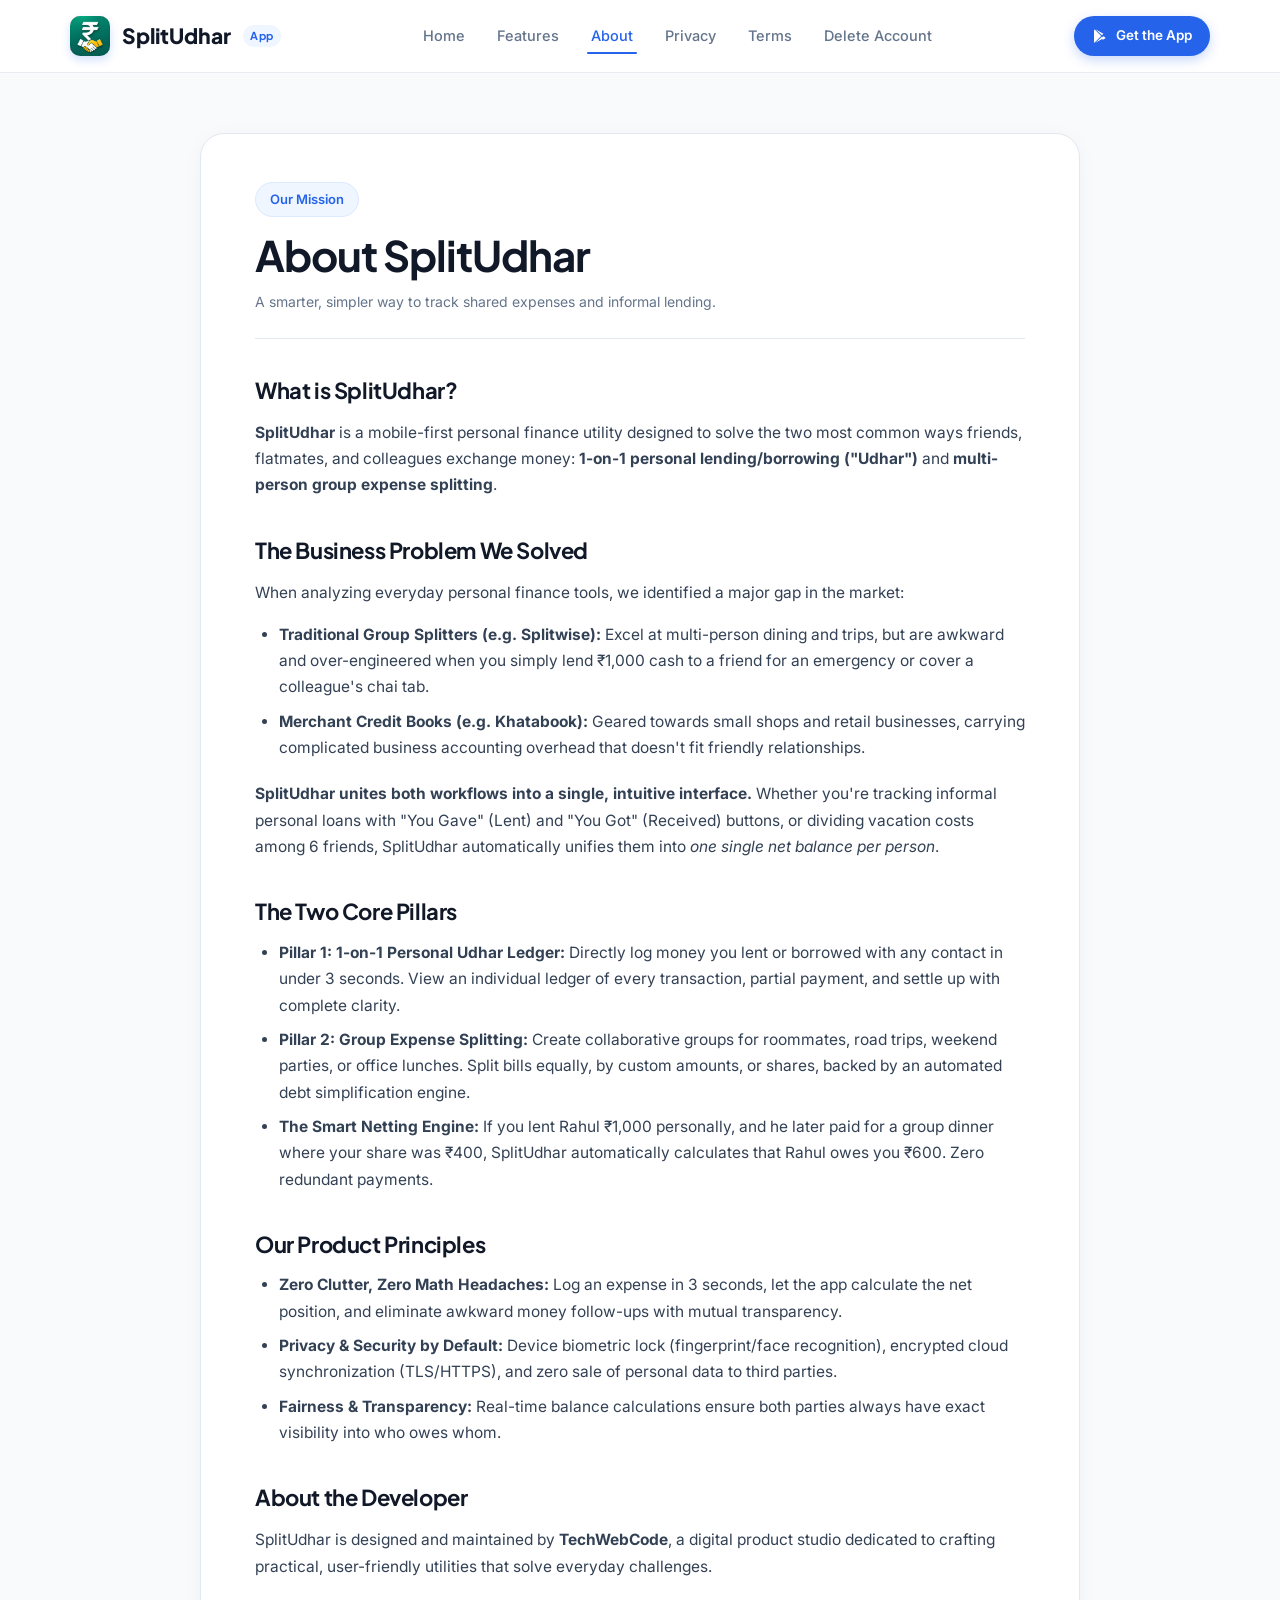
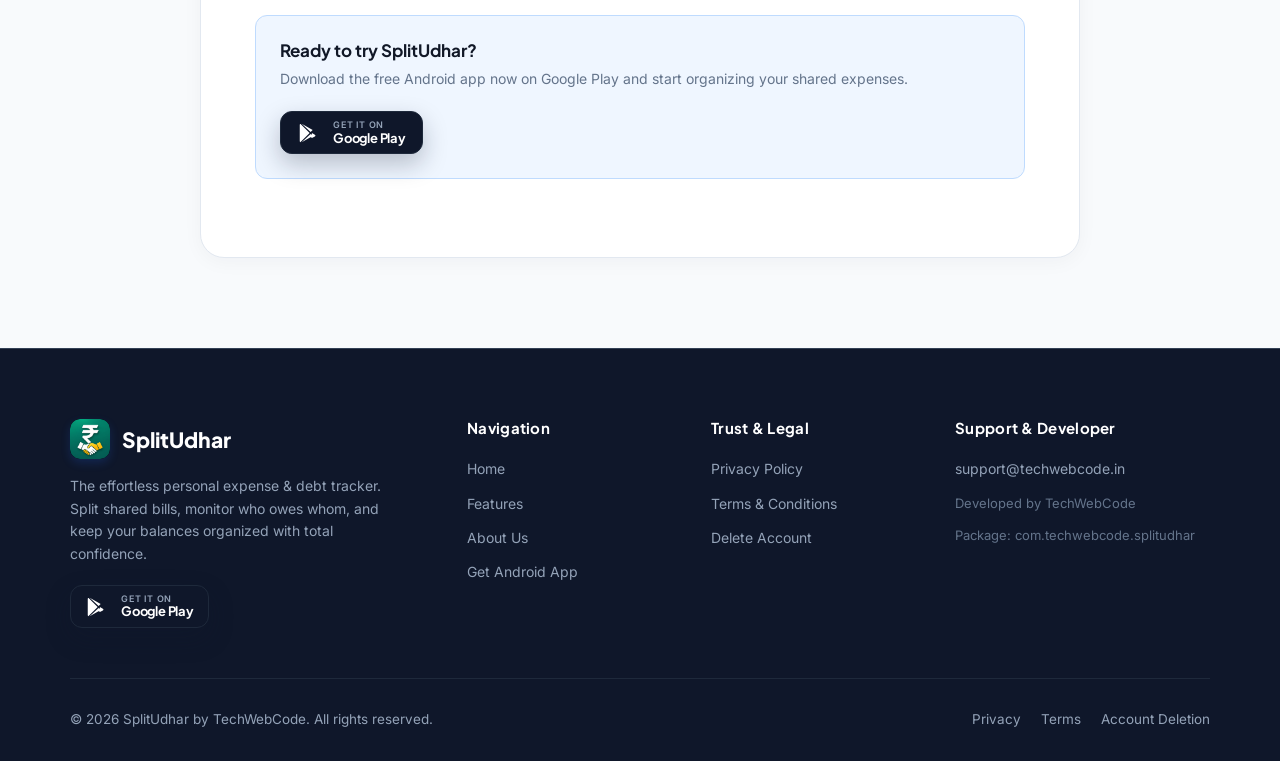
<file: about.html>
<!doctype html>
<html lang="en">
<head>
  <meta charset="utf-8">
  <meta name="viewport" content="width=device-width, initial-scale=1">
  <meta name="theme-color" content="#2563eb">
  <title>About SplitUdhar | The Modern Expense Splitting &amp; Udhar Tracker</title>
  <meta name="description" content="Discover SplitUdhar's mission: simplifying shared expenses, informal personal lending (Udhar/Len-Den), and eliminating awkward money talks among flatmates and friends.">
  <meta name="keywords" content="about splitudhar, expense splitting app, udhar tracking app, splitwise alternative india, group expense management, techwebcode splitudhar">
  <meta name="author" content="TechWebCode">
  <meta name="robots" content="index, follow">
  <link rel="canonical" href="https://splitudhar.techwebcode.in/about/">
  
  <link rel="icon" type="image/png" href="/assets/favicon.png">
  <link rel="apple-touch-icon" href="/assets/app-icon-144.png">
  <link rel="stylesheet" href="/styles.css?v=2.1">

  <!-- Open Graph / Meta -->
  <meta property="og:type" content="website">
  <meta property="og:url" content="https://splitudhar.techwebcode.in/about/">
  <meta property="og:site_name" content="SplitUdhar">
  <meta property="og:title" content="About SplitUdhar | Expense Splitting &amp; Udhar Tracker">
  <meta property="og:description" content="Learn how SplitUdhar modernizes daily expense splitting and 1-on-1 personal lending between friends and flatmates.">
  <meta property="og:image" content="https://splitudhar.techwebcode.in/assets/app-icon-144.png">

  <!-- Twitter Card -->
  <meta name="twitter:card" content="summary">
  <meta name="twitter:title" content="About SplitUdhar">
  <meta name="twitter:description" content="SplitUdhar eliminates awkward money talks by combining group expense splitting with 1-on-1 personal udhar management.">
  <meta name="twitter:image" content="https://splitudhar.techwebcode.in/assets/app-icon-144.png">

  <!-- Schema.org AboutPage -->
  <script type="application/ld+json">
  {
    "@context": "https://schema.org",
    "@type": "AboutPage",
    "mainEntity": {
      "@type": "SoftwareApplication",
      "name": "SplitUdhar",
      "applicationCategory": "FinanceApplication",
      "operatingSystem": "Android",
      "url": "https://splitudhar.techwebcode.in/",
      "creator": {
        "@type": "Organization",
        "name": "TechWebCode"
      }
    }
  }
  </script>
</head>
<body>

<!-- Header Navigation -->
<header class="site-header" id="site-header">
  <div class="container nav-wrap">
    <a class="brand-logo" href="/" aria-label="SplitUdhar Home">
      <img src="/assets/logo.png" alt="SplitUdhar Logo" class="logo-img" width="40" height="40">
      <span>SplitUdhar</span>
      <span class="logo-badge">App</span>
    </a>
    
    <nav class="nav-links" aria-label="Main Navigation">
      <a href="/">Home</a>
      <a href="/#features">Features</a>
      <a href="/about/" class="active">About</a>
      <a href="/privacy-policy/">Privacy</a>
      <a href="/terms-and-conditions/">Terms</a>
      <a href="/delete-account/">Delete Account</a>
    </nav>
    
    <div class="nav-actions">
      <a href="https://play.google.com/store/apps/details?id=com.techwebcode.splitudhar" target="_blank" rel="noopener noreferrer" class="nav-btn-download">
        <svg width="16" height="16" viewBox="0 0 24 24" fill="currentColor">
          <path d="M3.609 1.814L13.793 12 3.61 22.186c-.37-.323-.61-.8-.61-1.34V3.154c0-.54.24-1.017.61-1.34zm11.248 11.25l2.253 2.253-12.012 6.84 9.759-9.093zm0-2.128L5.098 1.843l12.012 6.84-2.253 2.253zm1.414 1.064l3.197 1.821c.91.518.91 1.365 0 1.883l-3.197 1.821-2.062-2.062 2.062-2.063z"/>
        </svg>
        <span>Get the App</span>
      </a>
      
      <button class="mobile-toggle" id="mobile-toggle-btn" aria-label="Toggle navigation menu" onclick="toggleMobileNav()">
        <svg width="24" height="24" viewBox="0 0 24 24" fill="none" stroke="currentColor" stroke-width="2" stroke-linecap="round" stroke-linejoin="round">
          <line x1="3" y1="12" x2="21" y2="12"></line>
          <line x1="3" y1="6" x2="21" y2="6"></line>
          <line x1="3" y1="18" x2="21" y2="18"></line>
        </svg>
      </button>
    </div>
  </div>
  
  <div class="mobile-menu" id="mobile-nav-menu">
    <a href="/" onclick="toggleMobileNav()">Home</a>
    <a href="/#features" onclick="toggleMobileNav()">Features</a>
    <a href="/about/" onclick="toggleMobileNav()">About SplitUdhar</a>
    <a href="/privacy-policy/" onclick="toggleMobileNav()">Privacy Policy</a>
    <a href="/terms-and-conditions/" onclick="toggleMobileNav()">Terms & Conditions</a>
    <a href="/delete-account/" onclick="toggleMobileNav()">Delete Account</a>
    <a href="https://play.google.com/store/apps/details?id=com.techwebcode.splitudhar" target="_blank" rel="noopener noreferrer" style="color:var(--primary); font-weight:700;">
      ⚡ Download on Google Play Store &rarr;
    </a>
  </div>
</header>

<main class="page-wrapper">
  <div class="container">
    <article class="legal-article">
      <div class="article-header">
        <div class="pill-badge" style="margin-bottom:12px;">Our Mission</div>
        <h1>About SplitUdhar</h1>
        <div class="article-meta">
          <span>A smarter, simpler way to track shared expenses and informal lending.</span>
        </div>
      </div>
      
      <div class="article-body">
        <h2>What is SplitUdhar?</h2>
        <p>
          <strong>SplitUdhar</strong> is a mobile-first personal finance utility designed to solve the two most common ways friends, flatmates, and colleagues exchange money: <strong>1-on-1 personal lending/borrowing ("Udhar")</strong> and <strong>multi-person group expense splitting</strong>.
        </p>

        <h2>The Business Problem We Solved</h2>
        <p>
          When analyzing everyday personal finance tools, we identified a major gap in the market:
        </p>
        <ul>
          <li><strong>Traditional Group Splitters (e.g. Splitwise):</strong> Excel at multi-person dining and trips, but are awkward and over-engineered when you simply lend ₹1,000 cash to a friend for an emergency or cover a colleague's chai tab.</li>
          <li><strong>Merchant Credit Books (e.g. Khatabook):</strong> Geared towards small shops and retail businesses, carrying complicated business accounting overhead that doesn't fit friendly relationships.</li>
        </ul>
        <p>
          <strong>SplitUdhar unites both workflows into a single, intuitive interface.</strong> Whether you're tracking informal personal loans with "You Gave" (Lent) and "You Got" (Received) buttons, or dividing vacation costs among 6 friends, SplitUdhar automatically unifies them into <em>one single net balance per person</em>.
        </p>

        <h2>The Two Core Pillars</h2>
        <ul>
          <li><strong>Pillar 1: 1-on-1 Personal Udhar Ledger:</strong> Directly log money you lent or borrowed with any contact in under 3 seconds. View an individual ledger of every transaction, partial payment, and settle up with complete clarity.</li>
          <li><strong>Pillar 2: Group Expense Splitting:</strong> Create collaborative groups for roommates, road trips, weekend parties, or office lunches. Split bills equally, by custom amounts, or shares, backed by an automated debt simplification engine.</li>
          <li><strong>The Smart Netting Engine:</strong> If you lent Rahul ₹1,000 personally, and he later paid for a group dinner where your share was ₹400, SplitUdhar automatically calculates that Rahul owes you ₹600. Zero redundant payments.</li>
        </ul>

        <h2>Our Product Principles</h2>
        <ul>
          <li><strong>Zero Clutter, Zero Math Headaches:</strong> Log an expense in 3 seconds, let the app calculate the net position, and eliminate awkward money follow-ups with mutual transparency.</li>
          <li><strong>Privacy & Security by Default:</strong> Device biometric lock (fingerprint/face recognition), encrypted cloud synchronization (TLS/HTTPS), and zero sale of personal data to third parties.</li>
          <li><strong>Fairness & Transparency:</strong> Real-time balance calculations ensure both parties always have exact visibility into who owes whom.</li>
        </ul>

        <h2>About the Developer</h2>
        <p>
          SplitUdhar is designed and maintained by <strong>TechWebCode</strong>, a digital product studio dedicated to crafting practical, user-friendly utilities that solve everyday challenges.
        </p>

        <div class="support-card" style="margin-top:35px;">
          <div class="support-info">
            <h4>Ready to try SplitUdhar?</h4>
            <p>Download the free Android app now on Google Play and start organizing your shared expenses.</p>
          </div>
          <a href="https://play.google.com/store/apps/details?id=com.techwebcode.splitudhar" target="_blank" rel="noopener noreferrer" class="playstore-badge" style="padding:8px 16px;">
            <svg class="playstore-icon" viewBox="0 0 24 24" fill="currentColor" style="width:22px; height:22px;">
              <path d="M3.609 1.814L13.793 12 3.61 22.186c-.37-.323-.61-.8-.61-1.34V3.154c0-.54.24-1.017.61-1.34zm11.248 11.25l2.253 2.253-12.012 6.84 9.759-9.093zm0-2.128L5.098 1.843l12.012 6.84-2.253 2.253zm1.414 1.064l3.197 1.821c.91.518.91 1.365 0 1.883l-3.197 1.821-2.062-2.062 2.062-2.063z"/>
            </svg>
            <div class="playstore-text">
              <span class="playstore-sub" style="font-size:9px;">GET IT ON</span>
              <span class="playstore-title" style="font-size:13px;">Google Play</span>
            </div>
          </a>
        </div>
      </div>
    </article>
  </div>
</main>

<!-- Footer -->
<footer class="site-footer" id="site-footer">
  <div class="container">
    <div class="footer-top">
      <div class="footer-brand">
        <a class="brand-logo" href="/" style="color:#ffffff;">
          <img src="/assets/logo.png" alt="SplitUdhar" class="logo-img" width="36" height="36">
          <span>SplitUdhar</span>
        </a>
        <p>The effortless personal expense & debt tracker. Split shared bills, monitor who owes whom, and keep your balances organized with total confidence.</p>
        <div style="margin-top: 15px;">
          <a href="https://play.google.com/store/apps/details?id=com.techwebcode.splitudhar" target="_blank" rel="noopener noreferrer" class="playstore-badge" style="padding: 8px 14px;">
            <svg class="playstore-icon" viewBox="0 0 24 24" fill="currentColor" style="width:22px; height:22px;">
              <path d="M3.609 1.814L13.793 12 3.61 22.186c-.37-.323-.61-.8-.61-1.34V3.154c0-.54.24-1.017.61-1.34zm11.248 11.25l2.253 2.253-12.012 6.84 9.759-9.093zm0-2.128L5.098 1.843l12.012 6.84-2.253 2.253zm1.414 1.064l3.197 1.821c.91.518.91 1.365 0 1.883l-3.197 1.821-2.062-2.062 2.062-2.063z"/>
            </svg>
            <div class="playstore-text">
              <span class="playstore-sub" style="font-size:9px;">GET IT ON</span>
              <span class="playstore-title" style="font-size:13px;">Google Play</span>
            </div>
          </a>
        </div>
      </div>
      
      <div class="footer-col">
        <h4>Navigation</h4>
        <div class="footer-links">
          <a href="/">Home</a>
          <a href="/#features">Features</a>
          <a href="/about/">About Us</a>
          <a href="https://play.google.com/store/apps/details?id=com.techwebcode.splitudhar" target="_blank" rel="noopener noreferrer">Get Android App</a>
        </div>
      </div>
      
      <div class="footer-col">
        <h4>Trust & Legal</h4>
        <div class="footer-links">
          <a href="/privacy-policy/">Privacy Policy</a>
          <a href="/terms-and-conditions/">Terms & Conditions</a>
          <a href="/delete-account/">Delete Account</a>
        </div>
      </div>
      
      <div class="footer-col">
        <h4>Support & Developer</h4>
        <div class="footer-links">
          <a href="mailto:support@techwebcode.in">support@techwebcode.in</a>
          <span style="font-size:13px; color:#64748b;">Developed by TechWebCode</span>
          <span style="font-size:13px; color:#64748b;">Package: com.techwebcode.splitudhar</span>
        </div>
      </div>
    </div>
    
    <div class="footer-bottom">
      <div>© 2026 SplitUdhar by TechWebCode. All rights reserved.</div>
      <div class="footer-bottom-links">
        <a href="/privacy-policy/">Privacy</a>
        <a href="/terms-and-conditions/">Terms</a>
        <a href="/delete-account/">Account Deletion</a>
      </div>
    </div>
  </div>
</footer>

<script src="/assets/site.js?v=2.1"></script>
</body>
</html>
</file>
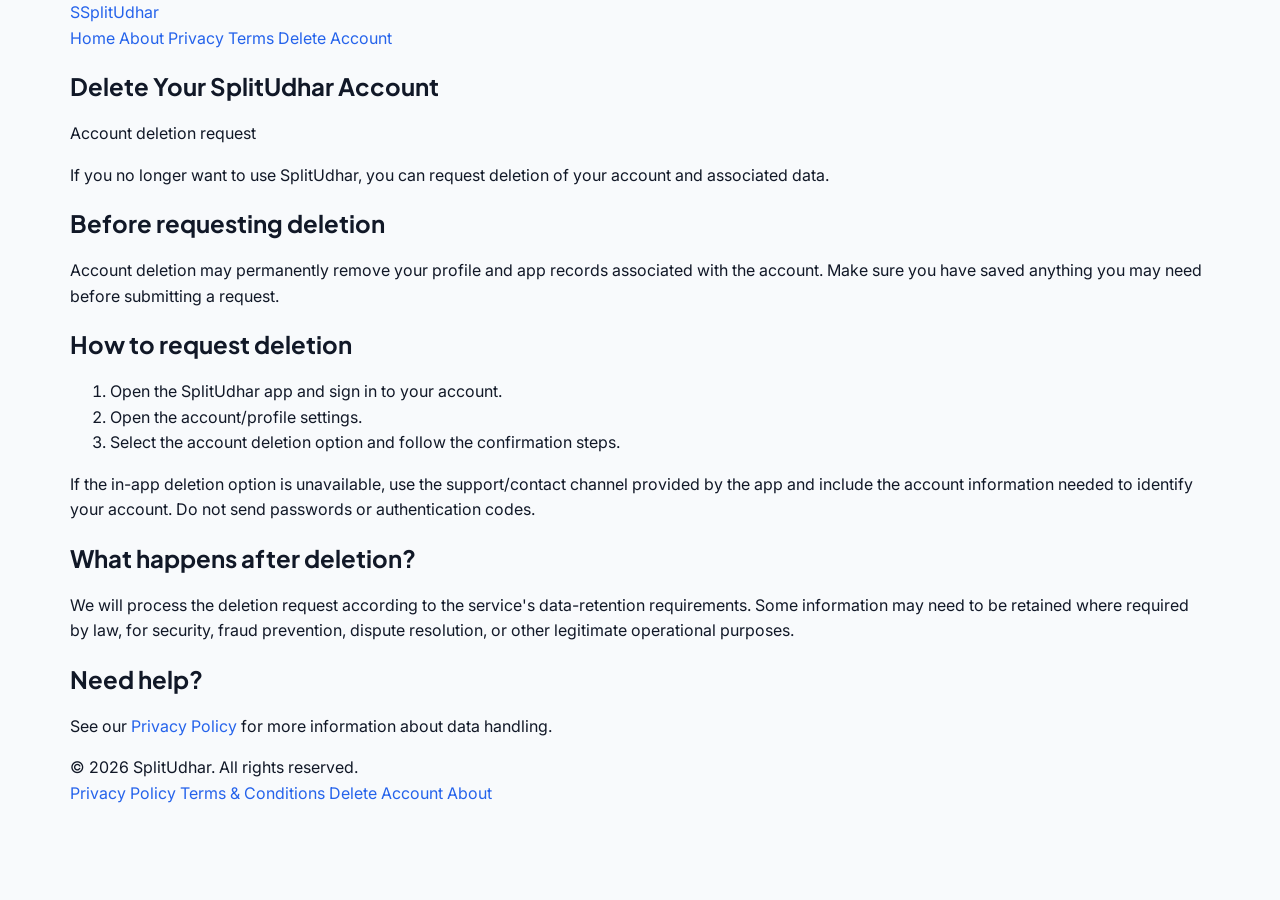
<file: delete-account.html>
<!doctype html>
<html lang="en">
<head>
<meta charset="utf-8">
<meta name="viewport" content="width=device-width, initial-scale=1">
<meta name="theme-color" content="#4f46e5">
<title>Delete Account | SplitUdhar</title>
<link rel="stylesheet" href="/styles.css">
</head>
<body>
<header>
  <div class="container nav">
    <a class="logo" href="/"><span class="logo-mark">S</span>SplitUdhar</a>
    <nav>
      <a href="/">Home</a>
      <a href="/about.html">About</a>
      <a href="/privacy-policy.html">Privacy</a>
      <a href="/terms.html">Terms</a>
      <a href="/delete-account.html">Delete Account</a>
    </nav>
  </div>
</header>

<main class="page"><div class="container"><article class="content">
<h1>Delete Your SplitUdhar Account</h1>
<p class="meta">Account deletion request</p>
<p>If you no longer want to use SplitUdhar, you can request deletion of your account and associated data.</p>
<h2>Before requesting deletion</h2>
<p>Account deletion may permanently remove your profile and app records associated with the account. Make sure you have saved anything you may need before submitting a request.</p>
<h2>How to request deletion</h2>
<ol>
<li>Open the SplitUdhar app and sign in to your account.</li>
<li>Open the account/profile settings.</li>
<li>Select the account deletion option and follow the confirmation steps.</li>
</ol>
<p>If the in-app deletion option is unavailable, use the support/contact channel provided by the app and include the account information needed to identify your account. Do not send passwords or authentication codes.</p>
<h2>What happens after deletion?</h2>
<p>We will process the deletion request according to the service's data-retention requirements. Some information may need to be retained where required by law, for security, fraud prevention, dispute resolution, or other legitimate operational purposes.</p>
<h2>Need help?</h2>
<p>See our <a href="/privacy-policy.html">Privacy Policy</a> for more information about data handling.</p>
</article></div></main>

<footer>
  <div class="container footer-inner">
    <div>© 2026 SplitUdhar. All rights reserved.</div>
    <div>
      <a href="/privacy-policy.html">Privacy Policy</a>
      <a href="/terms.html">Terms & Conditions</a>
      <a href="/delete-account.html">Delete Account</a>
      <a href="/about.html">About</a>
    </div>
  </div>
</footer>
</body>
</html>
</file>
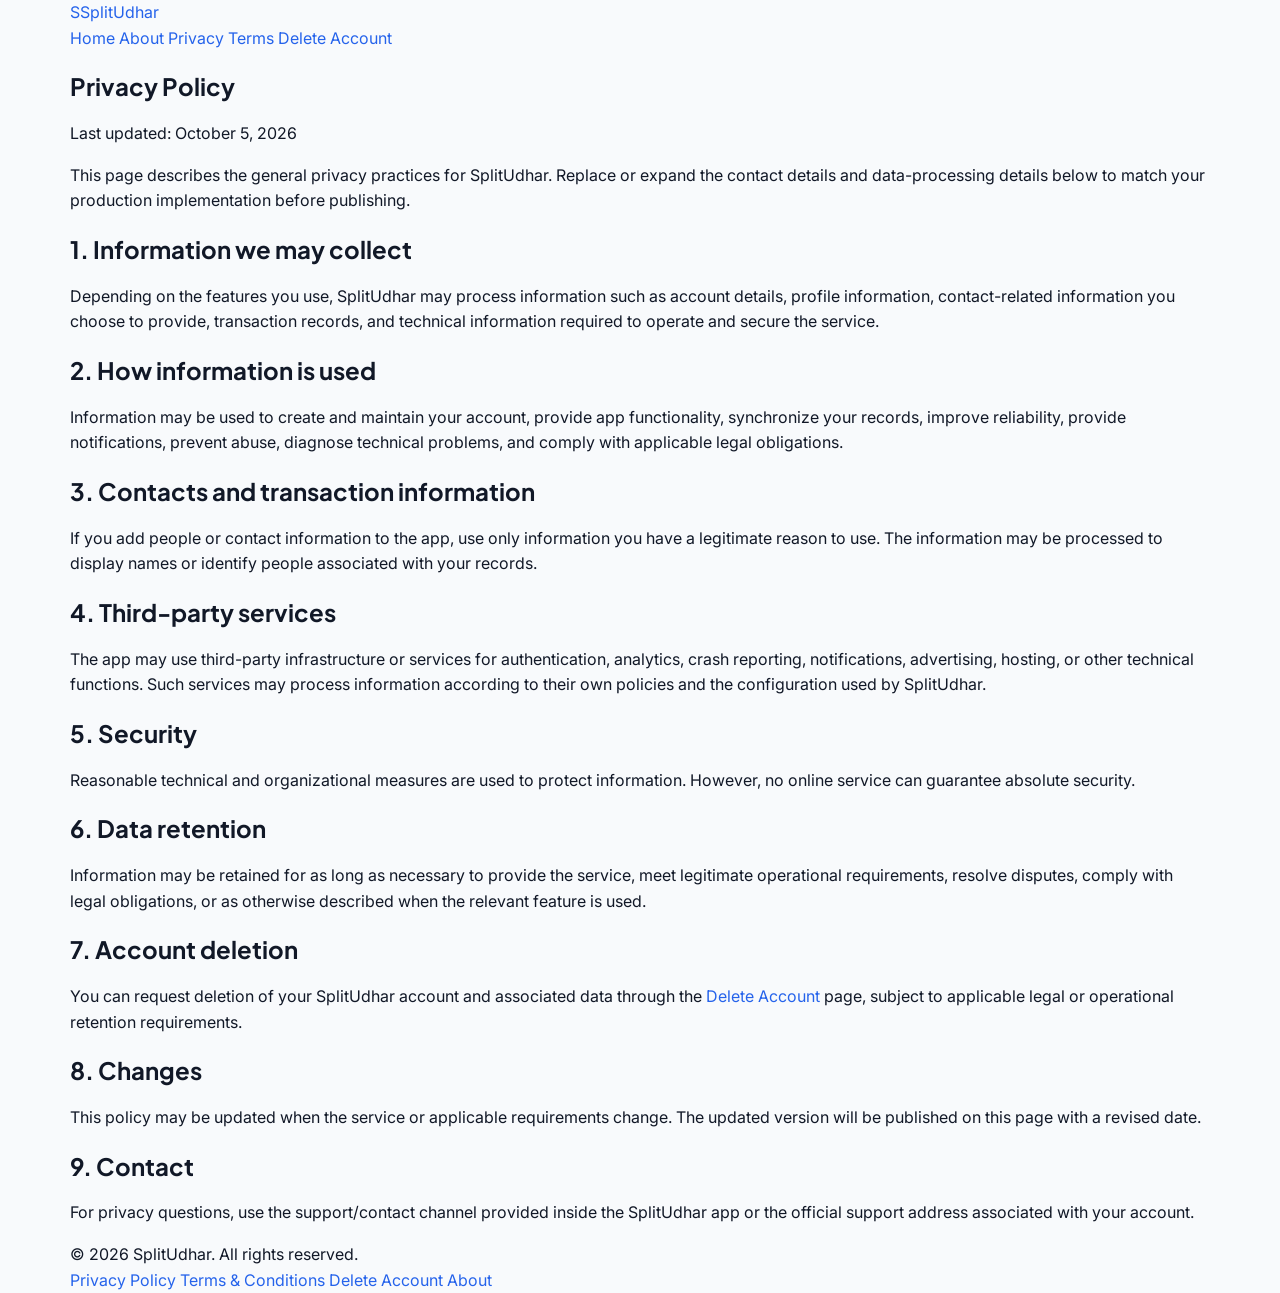
<file: privacy-policy.html>
<!doctype html>
<html lang="en">
<head>
<meta charset="utf-8">
<meta name="viewport" content="width=device-width, initial-scale=1">
<meta name="theme-color" content="#4f46e5">
<title>Privacy Policy | SplitUdhar</title>
<link rel="stylesheet" href="/styles.css">
</head>
<body>
<header>
  <div class="container nav">
    <a class="logo" href="/"><span class="logo-mark">S</span>SplitUdhar</a>
    <nav>
      <a href="/">Home</a>
      <a href="/about.html">About</a>
      <a href="/privacy-policy.html">Privacy</a>
      <a href="/terms.html">Terms</a>
      <a href="/delete-account.html">Delete Account</a>
    </nav>
  </div>
</header>

<main class="page"><div class="container"><article class="content">
<h1>Privacy Policy</h1>
<p class="meta">Last updated: October 5, 2026</p>
<div class="notice">This page describes the general privacy practices for SplitUdhar. Replace or expand the contact details and data-processing details below to match your production implementation before publishing.</div>
<h2>1. Information we may collect</h2>
<p>Depending on the features you use, SplitUdhar may process information such as account details, profile information, contact-related information you choose to provide, transaction records, and technical information required to operate and secure the service.</p>
<h2>2. How information is used</h2>
<p>Information may be used to create and maintain your account, provide app functionality, synchronize your records, improve reliability, provide notifications, prevent abuse, diagnose technical problems, and comply with applicable legal obligations.</p>
<h2>3. Contacts and transaction information</h2>
<p>If you add people or contact information to the app, use only information you have a legitimate reason to use. The information may be processed to display names or identify people associated with your records.</p>
<h2>4. Third-party services</h2>
<p>The app may use third-party infrastructure or services for authentication, analytics, crash reporting, notifications, advertising, hosting, or other technical functions. Such services may process information according to their own policies and the configuration used by SplitUdhar.</p>
<h2>5. Security</h2>
<p>Reasonable technical and organizational measures are used to protect information. However, no online service can guarantee absolute security.</p>
<h2>6. Data retention</h2>
<p>Information may be retained for as long as necessary to provide the service, meet legitimate operational requirements, resolve disputes, comply with legal obligations, or as otherwise described when the relevant feature is used.</p>
<h2>7. Account deletion</h2>
<p>You can request deletion of your SplitUdhar account and associated data through the <a href="/delete-account.html">Delete Account</a> page, subject to applicable legal or operational retention requirements.</p>
<h2>8. Changes</h2>
<p>This policy may be updated when the service or applicable requirements change. The updated version will be published on this page with a revised date.</p>
<h2>9. Contact</h2>
<p>For privacy questions, use the support/contact channel provided inside the SplitUdhar app or the official support address associated with your account.</p>
</article></div></main>

<footer>
  <div class="container footer-inner">
    <div>© 2026 SplitUdhar. All rights reserved.</div>
    <div>
      <a href="/privacy-policy.html">Privacy Policy</a>
      <a href="/terms.html">Terms & Conditions</a>
      <a href="/delete-account.html">Delete Account</a>
      <a href="/about.html">About</a>
    </div>
  </div>
</footer>
</body>
</html>
</file>
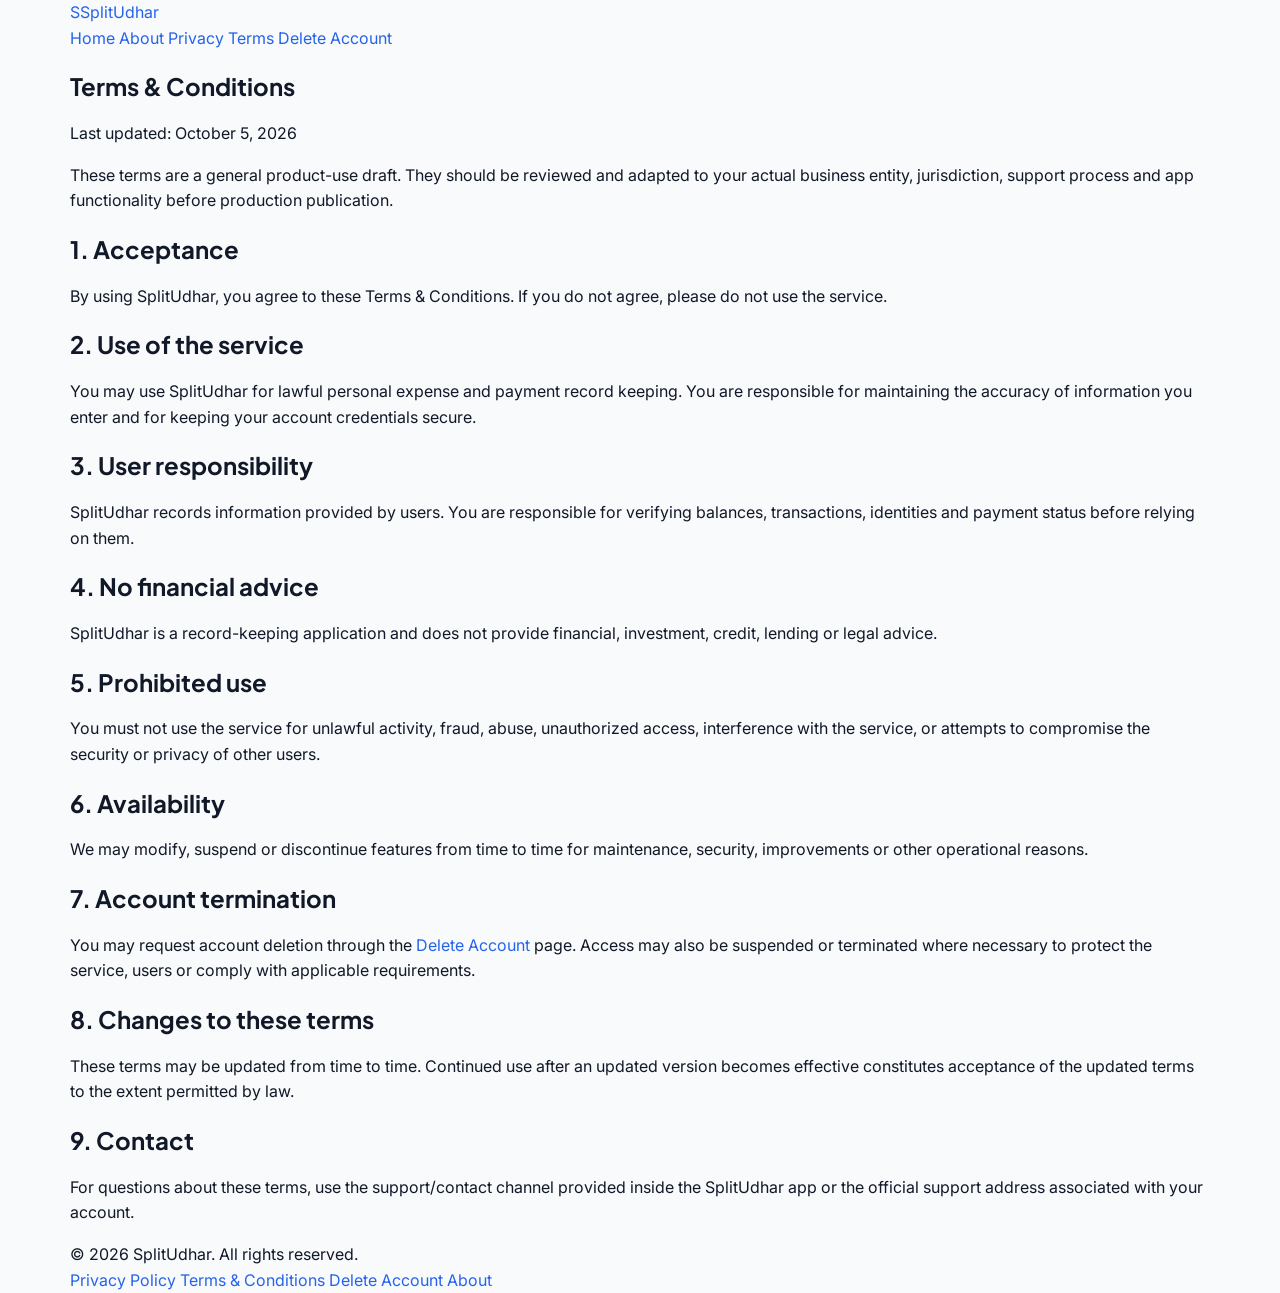
<file: terms.html>
<!doctype html>
<html lang="en">
<head>
<meta charset="utf-8">
<meta name="viewport" content="width=device-width, initial-scale=1">
<meta name="theme-color" content="#4f46e5">
<title>Terms & Conditions | SplitUdhar</title>
<link rel="stylesheet" href="/styles.css">
</head>
<body>
<header>
  <div class="container nav">
    <a class="logo" href="/"><span class="logo-mark">S</span>SplitUdhar</a>
    <nav>
      <a href="/">Home</a>
      <a href="/about.html">About</a>
      <a href="/privacy-policy.html">Privacy</a>
      <a href="/terms.html">Terms</a>
      <a href="/delete-account.html">Delete Account</a>
    </nav>
  </div>
</header>

<main class="page"><div class="container"><article class="content">
<h1>Terms & Conditions</h1>
<p class="meta">Last updated: October 5, 2026</p>
<div class="notice">These terms are a general product-use draft. They should be reviewed and adapted to your actual business entity, jurisdiction, support process and app functionality before production publication.</div>
<h2>1. Acceptance</h2>
<p>By using SplitUdhar, you agree to these Terms & Conditions. If you do not agree, please do not use the service.</p>
<h2>2. Use of the service</h2>
<p>You may use SplitUdhar for lawful personal expense and payment record keeping. You are responsible for maintaining the accuracy of information you enter and for keeping your account credentials secure.</p>
<h2>3. User responsibility</h2>
<p>SplitUdhar records information provided by users. You are responsible for verifying balances, transactions, identities and payment status before relying on them.</p>
<h2>4. No financial advice</h2>
<p>SplitUdhar is a record-keeping application and does not provide financial, investment, credit, lending or legal advice.</p>
<h2>5. Prohibited use</h2>
<p>You must not use the service for unlawful activity, fraud, abuse, unauthorized access, interference with the service, or attempts to compromise the security or privacy of other users.</p>
<h2>6. Availability</h2>
<p>We may modify, suspend or discontinue features from time to time for maintenance, security, improvements or other operational reasons.</p>
<h2>7. Account termination</h2>
<p>You may request account deletion through the <a href="/delete-account.html">Delete Account</a> page. Access may also be suspended or terminated where necessary to protect the service, users or comply with applicable requirements.</p>
<h2>8. Changes to these terms</h2>
<p>These terms may be updated from time to time. Continued use after an updated version becomes effective constitutes acceptance of the updated terms to the extent permitted by law.</p>
<h2>9. Contact</h2>
<p>For questions about these terms, use the support/contact channel provided inside the SplitUdhar app or the official support address associated with your account.</p>
</article></div></main>

<footer>
  <div class="container footer-inner">
    <div>© 2026 SplitUdhar. All rights reserved.</div>
    <div>
      <a href="/privacy-policy.html">Privacy Policy</a>
      <a href="/terms.html">Terms & Conditions</a>
      <a href="/delete-account.html">Delete Account</a>
      <a href="/about.html">About</a>
    </div>
  </div>
</footer>
</body>
</html>
</file>
<file: styles.css>
/* ==========================================================================
   SplitUdhar - Modern Design System & Stylesheet
   ========================================================================== */

@import url('https://fonts.googleapis.com/css2?family=Plus+Jakarta+Sans:wght@400;500;600;700;800&family=Inter:wght@400;500;600;700&display=swap');

:root {
  --primary: #2563eb;
  --primary-hover: #1d4ed8;
  --primary-dark: #1e3a8a;
  --primary-light: #eff6ff;
  --primary-gradient: linear-gradient(135deg, #1e3a8a 0%, #2563eb 100%);
  --accent-receive: #16a34a;
  --accent-receive-light: #ecfdf5;
  --accent-owe: #dc2626;
  --accent-owe-light: #fef2f2;
  
  --bg: #f8fafc;
  --surface: #ffffff;
  --surface-subtle: #f1f5f9;
  --surface-border: #e2e8f0;
  
  --text-main: #111827;
  --text-muted: #64748b;
  --text-light: #94a3b8;
  
  --dark-bg: #0f172a;
  --dark-surface: #1e293b;
  --dark-border: #334155;
  
  --radius-sm: 8px;
  --radius-md: 12px;
  --radius-lg: 18px;
  --radius-xl: 24px;
  --radius-full: 9999px;
  
  --shadow-sm: 0 1px 2px 0 rgba(0, 0, 0, 0.05);
  --shadow-md: 0 4px 6px -1px rgba(0, 0, 0, 0.08), 0 2px 4px -2px rgba(0, 0, 0, 0.04);
  --shadow-lg: 0 12px 24px -4px rgba(15, 23, 42, 0.08), 0 4px 8px -2px rgba(15, 23, 42, 0.04);
  --shadow-xl: 0 20px 35px -5px rgba(37, 99, 235, 0.2), 0 8px 16px -4px rgba(0, 0, 0, 0.06);
  --shadow-glow: 0 0 35px rgba(37, 99, 235, 0.25);
  
  --font-heading: 'Plus Jakarta Sans', -apple-system, BlinkMacSystemFont, "Segoe UI", Roboto, sans-serif;
  --font-body: 'Inter', -apple-system, BlinkMacSystemFont, "Segoe UI", Roboto, sans-serif;
}

*, *::before, *::after {
  box-sizing: border-box;
}

html {
  scroll-behavior: smooth;
  -webkit-font-smoothing: antialiased;
  -moz-osx-font-smoothing: grayscale;
}

body {
  margin: 0;
  font-family: var(--font-body);
  background-color: var(--bg);
  color: var(--text-main);
  line-height: 1.6;
  overflow-x: hidden;
}

h1, h2, h3, h4, h5, h6 {
  font-family: var(--font-heading);
  color: var(--text-main);
  font-weight: 700;
  line-height: 1.25;
}

a {
  color: var(--primary);
  text-decoration: none;
  transition: all 0.2s ease;
}

a:hover {
  color: var(--primary-hover);
}

.container {
  width: min(1140px, calc(100% - 48px));
  margin: 0 auto;
}

/* ==========================================================================
   Header & Navigation
   ========================================================================== */

#site-header, header.site-header {
  position: sticky;
  top: 0;
  z-index: 100;
  background: rgba(255, 255, 255, 0.92);
  backdrop-filter: blur(12px);
  -webkit-backdrop-filter: blur(12px);
  border-bottom: 1px solid rgba(226, 232, 240, 0.8);
  transition: all 0.25s ease;
}

.nav-wrap {
  min-height: 72px;
  display: flex;
  align-items: center;
  justify-content: space-between;
  gap: 20px;
}

.brand-logo {
  display: flex;
  align-items: center;
  gap: 12px;
  font-family: var(--font-heading);
  font-weight: 800;
  font-size: 21px;
  color: var(--text-main);
  text-decoration: none;
}

.brand-logo img.logo-img {
  width: 40px;
  height: 40px;
  border-radius: 10px;
  box-shadow: 0 4px 10px rgba(37, 99, 235, 0.2);
  object-fit: cover;
}

.brand-logo .logo-badge {
  font-size: 11px;
  background: #eff6ff;
  color: var(--primary);
  padding: 2px 7px;
  border-radius: var(--radius-full);
  font-weight: 700;
  letter-spacing: 0.5px;
}

.nav-links {
  display: flex;
  align-items: center;
  gap: 24px;
}

.nav-links a {
  color: var(--text-muted);
  font-size: 14.5px;
  font-weight: 500;
  padding: 6px 4px;
  position: relative;
}

.nav-links a:hover, .nav-links a.active {
  color: var(--primary);
  text-decoration: none;
}

.nav-links a.active::after {
  content: '';
  position: absolute;
  bottom: 0;
  left: 0;
  right: 0;
  height: 2px;
  background: var(--primary);
  border-radius: 2px;
}

.nav-actions {
  display: flex;
  align-items: center;
  gap: 12px;
}

.nav-btn-download {
  display: inline-flex;
  align-items: center;
  gap: 8px;
  padding: 9px 18px;
  border-radius: var(--radius-full);
  background: var(--primary);
  color: #ffffff !important;
  font-weight: 600;
  font-size: 13.5px;
  transition: all 0.2s ease;
  box-shadow: 0 4px 12px rgba(37, 99, 235, 0.25);
}

.nav-btn-download:hover {
  background: var(--primary-hover);
  transform: translateY(-1px);
  box-shadow: 0 6px 16px rgba(37, 99, 235, 0.35);
}

.mobile-toggle {
  display: none;
  background: transparent;
  border: none;
  cursor: pointer;
  padding: 8px;
  border-radius: 8px;
  color: var(--text-main);
}

.mobile-menu {
  display: none;
  position: fixed;
  top: 72px;
  left: 0;
  right: 0;
  background: #ffffff;
  padding: 20px 24px 30px;
  box-shadow: 0 15px 30px rgba(0, 0, 0, 0.1);
  border-bottom: 1px solid var(--surface-border);
  flex-direction: column;
  gap: 16px;
  z-index: 99;
}

.mobile-menu.open {
  display: flex;
}

.mobile-menu a {
  font-size: 16px;
  font-weight: 600;
  color: var(--text-main);
  padding: 10px 0;
  border-bottom: 1px solid var(--surface-subtle);
}

.mobile-menu a:last-of-type {
  border-bottom: none;
}

/* ==========================================================================
   Buttons & Badges
   ========================================================================== */

.btn {
  display: inline-flex;
  align-items: center;
  justify-content: center;
  gap: 10px;
  padding: 13px 24px;
  border-radius: var(--radius-md);
  font-family: var(--font-heading);
  font-weight: 600;
  font-size: 15px;
  border: 1px solid transparent;
  cursor: pointer;
  transition: all 0.2s cubic-bezier(0.16, 1, 0.3, 1);
  text-decoration: none;
}

.btn-primary {
  background: var(--primary-gradient);
  color: #ffffff;
  box-shadow: var(--shadow-lg), 0 0 20px rgba(37, 99, 235, 0.3);
}

.btn-primary:hover {
  color: #ffffff;
  transform: translateY(-2px);
  box-shadow: var(--shadow-xl), 0 0 30px rgba(37, 99, 235, 0.4);
}

.btn-secondary {
  background: var(--surface);
  color: var(--text-main);
  border-color: var(--surface-border);
  box-shadow: var(--shadow-sm);
}

.btn-secondary:hover {
  border-color: #cbd5e1;
  background: #f8fafc;
  color: var(--text-main);
  transform: translateY(-2px);
}

/* Official Google Play Store Button Component */
.playstore-badge {
  display: inline-flex;
  align-items: center;
  gap: 14px;
  background: #0f172a;
  color: #ffffff !important;
  padding: 10px 20px;
  border-radius: 12px;
  border: 1px solid #1e293b;
  box-shadow: 0 10px 25px rgba(15, 23, 42, 0.25);
  transition: all 0.25s ease;
  text-decoration: none;
}

.playstore-badge:hover {
  background: #1e293b;
  transform: translateY(-2px);
  box-shadow: 0 14px 30px rgba(15, 23, 42, 0.35);
}

.playstore-icon {
  width: 28px;
  height: 28px;
  flex-shrink: 0;
}

.playstore-text {
  display: flex;
  flex-direction: column;
  line-height: 1.15;
  text-align: left;
}

.playstore-sub {
  font-size: 10px;
  letter-spacing: 0.8px;
  text-transform: uppercase;
  color: #94a3b8;
  font-weight: 600;
}

.playstore-title {
  font-family: var(--font-heading);
  font-size: 16px;
  font-weight: 700;
  color: #ffffff;
  letter-spacing: -0.2px;
}

.pill-badge {
  display: inline-flex;
  align-items: center;
  gap: 8px;
  padding: 6px 14px;
  border-radius: var(--radius-full);
  background: #eff6ff;
  border: 1px solid #dbeafe;
  color: var(--primary);
  font-size: 13px;
  font-weight: 600;
  margin-bottom: 20px;
}

.pill-badge .dot {
  width: 7px;
  height: 7px;
  border-radius: 50%;
  background: var(--primary);
  display: inline-block;
  animation: pulse 2s infinite;
}

@keyframes pulse {
  0% { transform: scale(0.95); opacity: 0.7; }
  50% { transform: scale(1.2); opacity: 1; }
  100% { transform: scale(0.95); opacity: 0.7; }
}

/* ==========================================================================
   Hero Section
   ========================================================================== */

.hero {
  position: relative;
  padding: 70px 0 90px;
  overflow: hidden;
  background: radial-gradient(circle at 85% 20%, rgba(37, 99, 235, 0.08) 0%, transparent 50%),
              radial-gradient(circle at 10% 80%, rgba(16, 185, 129, 0.05) 0%, transparent 40%);
}

.hero-grid {
  display: grid;
  grid-template-columns: 1.15fr 0.85fr;
  gap: 60px;
  align-items: center;
}

.hero-content h1 {
  font-size: clamp(38px, 5.2vw, 56px);
  font-weight: 800;
  line-height: 1.12;
  letter-spacing: -1.5px;
  margin: 0 0 20px 0;
  color: #090e1a;
}

.hero-content h1 span.gradient-text {
  background: linear-gradient(135deg, #2563eb 0%, #4f46e5 100%);
  -webkit-background-clip: text;
  -webkit-text-fill-color: transparent;
}

.hero-content p.lead {
  font-size: 18.5px;
  line-height: 1.6;
  color: var(--text-muted);
  margin-bottom: 32px;
  max-width: 580px;
}

.hero-cta-group {
  display: flex;
  align-items: center;
  gap: 16px;
  flex-wrap: wrap;
  margin-bottom: 34px;
}

.hero-trust-bar {
  display: flex;
  align-items: center;
  gap: 24px;
  padding-top: 18px;
  border-top: 1px solid var(--surface-border);
  flex-wrap: wrap;
}

.trust-item {
  display: flex;
  align-items: center;
  gap: 8px;
  font-size: 13px;
  color: var(--text-muted);
  font-weight: 500;
}

.trust-item svg {
  color: var(--accent-receive);
  flex-shrink: 0;
}

/* ==========================================================================
   Realistic Phone Mockup
   ========================================================================== */

.hero-preview {
  display: flex;
  justify-content: center;
  position: relative;
}

.mockup-backdrop {
  position: absolute;
  width: 120%;
  height: 120%;
  top: -10%;
  left: -10%;
  background: radial-gradient(circle, rgba(37, 99, 235, 0.15) 0%, rgba(255, 255, 255, 0) 70%);
  filter: blur(35px);
  z-index: 1;
  pointer-events: none;
}

.phone-wrapper {
  position: relative;
  z-index: 2;
  background: #0f172a;
  border-radius: 40px;
  padding: 12px;
  box-shadow: 0 25px 60px -10px rgba(15, 23, 42, 0.35), 0 0 0 1px rgba(255, 255, 255, 0.1);
  max-width: 330px;
  width: 100%;
}

.phone-screen {
  background: #f8fafc;
  border-radius: 30px;
  overflow: hidden;
  display: flex;
  flex-direction: column;
  border: 1px solid rgba(0, 0, 0, 0.08);
}

.phone-notch {
  background: #0f172a;
  height: 22px;
  width: 120px;
  margin: 0 auto;
  border-bottom-left-radius: 12px;
  border-bottom-right-radius: 12px;
  display: flex;
  align-items: center;
  justify-content: center;
}

.phone-speaker {
  width: 45px;
  height: 4px;
  background: #334155;
  border-radius: 2px;
}

.app-screen-body {
  padding: 16px 18px 22px;
}

.app-header-bar {
  display: flex;
  justify-content: space-between;
  align-items: center;
  margin-bottom: 16px;
}

.app-user-greeting {
  display: flex;
  align-items: center;
  gap: 10px;
}

.avatar-circle {
  width: 36px;
  height: 36px;
  border-radius: 50%;
  background: linear-gradient(135deg, #2563eb, #6366f1);
  color: white;
  display: grid;
  place-items: center;
  font-weight: 700;
  font-size: 14px;
}

.app-user-greeting h4 {
  margin: 0;
  font-size: 14px;
  color: var(--text-main);
}

.app-user-greeting span {
  font-size: 11px;
  color: var(--text-muted);
}

.balance-card-summary {
  background: linear-gradient(135deg, #1e3a8a 0%, #2563eb 100%);
  border-radius: 18px;
  padding: 16px;
  color: white;
  box-shadow: 0 10px 22px rgba(37, 99, 235, 0.28);
  margin-bottom: 12px;
}

.balance-header {
  display: flex;
  justify-content: space-between;
  align-items: center;
  font-size: 12px;
  color: rgba(255, 255, 255, 0.8);
  margin-bottom: 6px;
}

.net-badge {
  background: rgba(74, 222, 128, 0.25);
  border: 1px solid rgba(187, 247, 208, 0.7);
  color: #ffffff;
  padding: 2px 8px;
  border-radius: 10px;
  font-size: 10.5px;
  font-weight: 700;
}

.net-amount {
  font-size: 27px;
  font-weight: 800;
  font-family: var(--font-heading);
  color: #ffffff;
  letter-spacing: -0.5px;
  line-height: 1.1;
  margin-bottom: 3px;
}

.net-subtitle {
  font-size: 11.5px;
  color: rgba(255, 255, 255, 0.9);
  font-weight: 500;
}

/* App's Summary Row (To Receive & To Pay cards) */
.mock-summary-row {
  display: grid;
  grid-template-columns: 1fr 1fr;
  gap: 10px;
  margin-bottom: 14px;
}

.mock-summary-card {
  background: #ffffff;
  border: 1px solid var(--surface-border);
  border-radius: 14px;
  padding: 10px 12px;
  display: flex;
  align-items: center;
  gap: 9px;
  box-shadow: 0 1px 4px rgba(0, 0, 0, 0.03);
}

.mock-summary-icon {
  width: 30px;
  height: 30px;
  border-radius: 50%;
  display: grid;
  place-items: center;
  font-size: 13px;
  font-weight: bold;
  flex-shrink: 0;
}

.icon-receive {
  background: rgba(22, 163, 74, 0.14);
  color: #16a34a;
}

.icon-owe {
  background: rgba(220, 38, 38, 0.14);
  color: #dc2626;
}

.mock-summary-info {
  display: flex;
  flex-direction: column;
}

.mock-summary-label {
  font-size: 10.5px;
  color: var(--text-muted);
}

.mock-summary-val-receive {
  font-size: 13.5px;
  font-weight: 700;
  color: #16a34a;
}

.mock-summary-val-owe {
  font-size: 13.5px;
  font-weight: 700;
  color: #dc2626;
}

/* Mock Search & Header */
.mock-section-head {
  display: flex;
  justify-content: space-between;
  align-items: center;
  margin-bottom: 8px;
}

.mock-section-title {
  font-size: 14px;
  font-weight: 700;
  color: var(--text-main);
}

.mock-section-count {
  font-size: 11px;
  color: var(--text-muted);
}

.mock-search-row {
  display: flex;
  align-items: center;
  gap: 8px;
  margin-bottom: 10px;
}

.mock-search-box {
  flex: 1;
  background: #ffffff;
  border: 1px solid var(--surface-border);
  border-radius: 10px;
  padding: 7px 10px;
  display: flex;
  align-items: center;
  gap: 6px;
  font-size: 11px;
  color: #94a3b8;
}

.mock-sort-btn {
  background: #ffffff;
  border: 1px solid var(--surface-border);
  border-radius: 10px;
  padding: 7px 9px;
  display: flex;
  align-items: center;
  gap: 2px;
  color: var(--primary);
  font-size: 12px;
}

.mockup-item-list {
  display: flex;
  flex-direction: column;
  gap: 8px;
}

.mock-txn-item {
  display: flex;
  align-items: center;
  justify-content: space-between;
  padding: 9px 12px;
  background: #ffffff;
  border-radius: 14px;
  border: 1px solid var(--surface-border);
  box-shadow: 0 1px 3px rgba(0, 0, 0, 0.02);
}

.mock-txn-left {
  display: flex;
  align-items: center;
  gap: 10px;
}

.mock-avatar {
  width: 32px;
  height: 32px;
  border-radius: 50%;
  display: grid;
  place-items: center;
  font-weight: 700;
  font-size: 12px;
  color: white;
  flex-shrink: 0;
}

.av-blue { background: #2563eb; }
.av-teal { background: #0d9488; }
.av-purple { background: #7c3aed; }
.av-orange { background: #ea580c; }

.mock-txn-info {
  display: flex;
  flex-direction: column;
}

.mock-txn-name {
  font-size: 12.5px;
  font-weight: 700;
  color: var(--text-main);
  line-height: 1.2;
}

.mock-txn-meta {
  font-size: 10px;
  color: var(--text-muted);
}

.mock-txn-amount {
  font-size: 13px;
  font-weight: 800;
  font-family: var(--font-heading);
}

.amount-receive {
  color: var(--accent-receive);
}

.amount-owe {
  color: var(--accent-owe);
}

/* Mockup Bottom Navigation & FAB */
.mock-phone-bottom {
  background: #ffffff;
  border-top: 1px solid var(--surface-border);
  padding: 8px 14px;
  display: flex;
  align-items: center;
  justify-content: space-between;
  position: relative;
  margin-top: 10px;
}

.mock-nav-item {
  display: flex;
  flex-direction: column;
  align-items: center;
  font-size: 9px;
  color: #94a3b8;
  gap: 2px;
}

.mock-nav-item.active {
  color: var(--primary);
  font-weight: 700;
}

.mock-fab {
  position: absolute;
  top: -18px;
  right: 18px;
  width: 36px;
  height: 36px;
  background: var(--primary);
  color: #ffffff;
  border-radius: 12px;
  display: grid;
  place-items: center;
  font-size: 20px;
  font-weight: bold;
  box-shadow: 0 4px 10px rgba(37, 99, 235, 0.4);
}

/* ==========================================================================
   Sections & Cards
   ========================================================================== */

.section {
  padding: 85px 0;
  position: relative;
}

.section.alt {
  background: #ffffff;
  border-top: 1px solid var(--surface-border);
  border-bottom: 1px solid var(--surface-border);
}

.section-head {
  text-align: center;
  max-width: 680px;
  margin: 0 auto 55px;
}

.section-head h2 {
  font-size: clamp(28px, 4vw, 38px);
  letter-spacing: -1px;
  margin: 0 0 14px 0;
}

.section-head p {
  font-size: 17px;
  color: var(--text-muted);
  margin: 0;
}

.features-grid {
  display: grid;
  grid-template-columns: repeat(3, 1fr);
  gap: 28px;
}

.feature-card {
  background: var(--surface);
  border: 1px solid var(--surface-border);
  border-radius: var(--radius-lg);
  padding: 32px 28px;
  box-shadow: 0 4px 15px rgba(15, 23, 42, 0.03);
  transition: all 0.25s ease;
  position: relative;
}

.feature-card:hover {
  transform: translateY(-4px);
  box-shadow: var(--shadow-lg);
  border-color: #cbd5e1;
}

.feature-icon-box {
  width: 52px;
  height: 52px;
  border-radius: 14px;
  background: #eff6ff;
  color: var(--primary);
  display: grid;
  place-items: center;
  font-size: 24px;
  margin-bottom: 20px;
}

.feature-card h3 {
  font-size: 19px;
  margin: 0 0 10px 0;
}

.feature-card p {
  color: var(--text-muted);
  font-size: 15px;
  margin: 0;
  line-height: 1.6;
}

/* ==========================================================================
   Dual-Engine Showcase (1-on-1 Borrow/Lent + Group Expense Splitting)
   ========================================================================== */

.dual-engine-grid {
  display: grid;
  grid-template-columns: 1fr 1fr;
  gap: 32px;
  margin-bottom: 36px;
}

.engine-card {
  background: var(--surface);
  border: 1px solid var(--surface-border);
  border-radius: var(--radius-xl);
  padding: 38px 34px;
  position: relative;
  overflow: hidden;
  box-shadow: 0 8px 30px rgba(15, 23, 42, 0.05);
  transition: all 0.25s ease;
  display: flex;
  flex-direction: column;
}

.engine-card:hover {
  transform: translateY(-4px);
  box-shadow: var(--shadow-xl);
}

.engine-card::before {
  content: '';
  position: absolute;
  top: 0;
  left: 0;
  right: 0;
  height: 5px;
}

.engine-card.engine-udhar::before {
  background: linear-gradient(90deg, #2563eb, #16a34a);
}

.engine-card.engine-groups::before {
  background: linear-gradient(90deg, #4f46e5, #7c3aed);
}

.engine-badge {
  display: inline-flex;
  align-items: center;
  gap: 6px;
  padding: 5px 12px;
  border-radius: var(--radius-full);
  font-size: 12px;
  font-weight: 700;
  width: fit-content;
  margin-bottom: 18px;
}

.badge-udhar {
  background: #eff6ff;
  color: #2563eb;
  border: 1px solid #bfdbfe;
}

.badge-groups {
  background: #f5f3ff;
  color: #7c3aed;
  border: 1px solid #ddd6fe;
}

.engine-card h3 {
  font-size: 24px;
  margin: 0 0 12px 0;
  letter-spacing: -0.4px;
}

.engine-card p.engine-lead {
  font-size: 15.5px;
  color: var(--text-muted);
  line-height: 1.6;
  margin-bottom: 22px;
}

.engine-feature-list {
  display: flex;
  flex-direction: column;
  gap: 12px;
  margin-bottom: 24px;
}

.engine-feature-item {
  display: flex;
  align-items: flex-start;
  gap: 10px;
  font-size: 14.5px;
  color: #334155;
  line-height: 1.45;
}

.engine-feature-item svg {
  color: #16a34a;
  flex-shrink: 0;
  margin-top: 2px;
}

/* Mini visual interactive widgets inside the cards */
.engine-preview-box {
  background: #f8fafc;
  border: 1px solid var(--surface-border);
  border-radius: 14px;
  padding: 16px;
  margin-top: auto;
}

.udhar-pills-row {
  display: flex;
  gap: 8px;
  margin-bottom: 12px;
}

.udhar-pill {
  flex: 1;
  padding: 8px 12px;
  border-radius: 10px;
  font-size: 12px;
  font-weight: 700;
  text-align: center;
  display: flex;
  align-items: center;
  justify-content: center;
  gap: 6px;
}

.pill-gave {
  background: rgba(220, 38, 38, 0.1);
  color: #dc2626;
  border: 1px solid rgba(220, 38, 38, 0.2);
}

.pill-got {
  background: rgba(22, 163, 74, 0.1);
  color: #16a34a;
  border: 1px solid rgba(22, 163, 74, 0.2);
}

.group-split-preview {
  display: flex;
  justify-content: space-between;
  align-items: center;
  padding: 10px 12px;
  background: #ffffff;
  border: 1px solid var(--surface-border);
  border-radius: 10px;
  font-size: 13px;
  font-weight: 600;
}

/* The Smart Netting Hub Banner */
.smart-netting-banner {
  background: linear-gradient(135deg, #1e3a8a 0%, #2563eb 100%);
  border-radius: var(--radius-xl);
  padding: 30px 34px;
  color: #ffffff;
  display: grid;
  grid-template-columns: 1.2fr 0.8fr;
  align-items: center;
  gap: 28px;
  box-shadow: 0 12px 30px rgba(37, 99, 235, 0.25);
  margin-bottom: 20px;
}

.netting-text h4 {
  font-size: 20px;
  margin: 0 0 8px 0;
  color: #ffffff;
  letter-spacing: -0.3px;
}

.netting-text p {
  margin: 0;
  font-size: 14.5px;
  color: rgba(255, 255, 255, 0.9);
  line-height: 1.55;
}

.netting-formula-card {
  background: rgba(255, 255, 255, 0.12);
  backdrop-filter: blur(10px);
  border: 1px solid rgba(255, 255, 255, 0.2);
  border-radius: 14px;
  padding: 14px 18px;
  font-size: 13px;
  font-family: var(--font-heading);
}

.formula-row {
  display: flex;
  justify-content: space-between;
  padding: 4px 0;
}

.formula-result {
  border-top: 1px solid rgba(255, 255, 255, 0.25);
  margin-top: 6px;
  padding-top: 6px;
  font-weight: 800;
  color: #86efac;
}

/* Everyday Use Cases Grid */
.use-cases-grid {
  display: grid;
  grid-template-columns: repeat(4, 1fr);
  gap: 20px;
  margin-top: 36px;
}

.use-case-card {
  background: var(--surface);
  border: 1px solid var(--surface-border);
  border-radius: var(--radius-lg);
  padding: 24px 20px;
  transition: all 0.2s ease;
}

.use-case-card:hover {
  border-color: var(--primary);
  transform: translateY(-2px);
  box-shadow: var(--shadow-md);
}

.use-case-icon {
  font-size: 28px;
  margin-bottom: 12px;
}

.use-case-card h4 {
  font-size: 16.5px;
  margin: 0 0 8px 0;
  color: var(--text-main);
}

.use-case-card p {
  font-size: 13.5px;
  color: var(--text-muted);
  margin: 0;
  line-height: 1.5;
}

/* ==========================================================================
   How It Works (Steps)
   ========================================================================== */

.steps-grid {
  display: grid;
  grid-template-columns: repeat(3, 1fr);
  gap: 32px;
  position: relative;
}

.step-card {
  background: var(--surface);
  border: 1px solid var(--surface-border);
  border-radius: var(--radius-lg);
  padding: 36px 30px;
  position: relative;
}

.step-number {
  width: 44px;
  height: 44px;
  border-radius: 12px;
  background: var(--primary-gradient);
  color: white;
  font-family: var(--font-heading);
  font-weight: 800;
  font-size: 18px;
  display: grid;
  place-items: center;
  margin-bottom: 22px;
  box-shadow: 0 6px 14px rgba(37, 99, 235, 0.25);
}

.step-card h3 {
  font-size: 20px;
  margin: 0 0 12px 0;
}

.step-card p {
  color: var(--text-muted);
  font-size: 15px;
  margin: 0;
}

/* ==========================================================================
   High-Conversion Download CTA Banner
   ========================================================================== */

.cta-banner {
  background: linear-gradient(135deg, #0f172a 0%, #1e1b4b 50%, #1e293b 100%);
  border-radius: 28px;
  padding: 60px 48px;
  color: #ffffff;
  position: relative;
  overflow: hidden;
  box-shadow: 0 25px 50px -12px rgba(15, 23, 42, 0.4);
}

.cta-banner::before {
  content: '';
  position: absolute;
  top: -50%;
  right: -20%;
  width: 400px;
  height: 400px;
  background: radial-gradient(circle, rgba(37, 99, 235, 0.3) 0%, transparent 70%);
  border-radius: 50%;
  pointer-events: none;
}

.cta-grid {
  display: grid;
  grid-template-columns: 1.3fr 0.7fr;
  align-items: center;
  gap: 40px;
  position: relative;
  z-index: 2;
}

.cta-text h2 {
  font-size: clamp(28px, 4vw, 38px);
  color: #ffffff;
  letter-spacing: -1px;
  margin: 0 0 14px 0;
}

.cta-text p {
  font-size: 17px;
  color: #cbd5e1;
  margin: 0 0 24px 0;
  max-width: 540px;
}

.cta-buttons {
  display: flex;
  align-items: center;
  gap: 16px;
  flex-wrap: wrap;
}

.cta-visual {
  display: flex;
  justify-content: flex-end;
}

.app-rating-card {
  background: rgba(255, 255, 255, 0.08);
  backdrop-filter: blur(10px);
  border: 1px solid rgba(255, 255, 255, 0.15);
  border-radius: 20px;
  padding: 24px;
  display: flex;
  flex-direction: column;
  gap: 12px;
  width: 100%;
  max-width: 280px;
}

.rating-stars {
  color: #f59e0b;
  font-size: 18px;
  letter-spacing: 2px;
}

.rating-score {
  font-size: 24px;
  font-weight: 800;
  color: #ffffff;
  font-family: var(--font-heading);
}

.rating-caption {
  font-size: 13px;
  color: #94a3b8;
}

/* ==========================================================================
   FAQ Section
   ========================================================================== */

.faq-list {
  max-width: 780px;
  margin: 0 auto;
  display: flex;
  flex-direction: column;
  gap: 16px;
}

.faq-item {
  background: var(--surface);
  border: 1px solid var(--surface-border);
  border-radius: var(--radius-md);
  overflow: hidden;
  transition: all 0.2s ease;
}

.faq-question {
  width: 100%;
  text-align: left;
  background: none;
  border: none;
  padding: 20px 24px;
  font-family: var(--font-heading);
  font-size: 16.5px;
  font-weight: 700;
  color: var(--text-main);
  display: flex;
  justify-content: space-between;
  align-items: center;
  cursor: pointer;
}

.faq-question .faq-icon {
  font-size: 20px;
  transition: transform 0.2s ease;
  color: var(--primary);
}

.faq-item.active .faq-icon {
  transform: rotate(45deg);
}

.faq-answer {
  display: none;
  padding: 0 24px 22px;
  color: var(--text-muted);
  font-size: 15px;
  line-height: 1.6;
}

.faq-item.active .faq-answer {
  display: block;
}

/* ==========================================================================
   Content Pages (Privacy, Terms, Delete Account, About)
   ========================================================================== */

.page-wrapper {
  padding: 60px 0 90px;
}

.legal-article {
  background: #ffffff;
  border: 1px solid var(--surface-border);
  border-radius: var(--radius-xl);
  padding: 48px 54px;
  box-shadow: 0 4px 20px rgba(15, 23, 42, 0.04);
  max-width: 880px;
  margin: 0 auto;
}

.article-header {
  border-bottom: 1px solid var(--surface-border);
  padding-bottom: 24px;
  margin-bottom: 34px;
}

.article-header h1 {
  font-size: clamp(32px, 4vw, 42px);
  margin: 0 0 10px 0;
  letter-spacing: -1px;
}

.article-meta {
  display: flex;
  align-items: center;
  gap: 16px;
  color: var(--text-muted);
  font-size: 14px;
  flex-wrap: wrap;
}

.article-body h2 {
  font-size: 22px;
  margin: 38px 0 14px 0;
  color: var(--text-main);
  letter-spacing: -0.4px;
  display: flex;
  align-items: center;
  gap: 10px;
}

.article-body h3 {
  font-size: 17.5px;
  margin: 24px 0 10px 0;
  color: #1e293b;
}

.article-body p, .article-body li {
  font-size: 15.5px;
  color: #334155;
  line-height: 1.7;
}

.article-body ol, .article-body ul {
  padding-left: 24px;
  margin: 12px 0 20px;
}

.article-body li {
  margin-bottom: 8px;
}

.callout-box {
  background: #f8fafc;
  border-left: 4px solid var(--primary);
  border-radius: var(--radius-sm);
  padding: 18px 22px;
  margin: 24px 0;
  display: flex;
  gap: 14px;
  align-items: flex-start;
}

.callout-box.danger {
  background: #fef2f2;
  border-left-color: var(--accent-owe);
}

.callout-box.success {
  background: #ecfdf5;
  border-left-color: var(--accent-receive);
}

.callout-icon {
  font-size: 20px;
  line-height: 1;
}

.callout-content {
  font-size: 14.5px;
  color: #334155;
}

.callout-content strong {
  display: block;
  color: var(--text-main);
  margin-bottom: 4px;
}

/* Quick Action / Support Box */
.support-card {
  background: #eff6ff;
  border: 1px solid #bfdbfe;
  border-radius: var(--radius-md);
  padding: 24px;
  margin: 30px 0;
  display: flex;
  justify-content: space-between;
  align-items: center;
  gap: 20px;
  flex-wrap: wrap;
}

.support-info h4 {
  margin: 0 0 6px 0;
  font-size: 17px;
}

.support-info p {
  margin: 0;
  font-size: 14px;
  color: var(--text-muted);
}

/* Delete Account Specific Form */
.delete-form-card {
  background: #ffffff;
  border: 1px solid var(--surface-border);
  border-radius: var(--radius-lg);
  padding: 28px;
  margin: 28px 0;
  box-shadow: 0 2px 10px rgba(0, 0, 0, 0.04);
}

.form-group {
  margin-bottom: 20px;
}

.form-label {
  display: block;
  font-weight: 600;
  font-size: 14px;
  margin-bottom: 8px;
  color: var(--text-main);
}

.form-input, .form-textarea, .form-select {
  width: 100%;
  padding: 12px 16px;
  border-radius: var(--radius-sm);
  border: 1px solid var(--surface-border);
  font-family: var(--font-body);
  font-size: 15px;
  background: #f8fafc;
  color: var(--text-main);
  transition: all 0.2s ease;
}

.form-input:focus, .form-textarea:focus {
  outline: none;
  border-color: var(--primary);
  background: #ffffff;
  box-shadow: 0 0 0 3px rgba(37, 99, 235, 0.15);
}

.form-checkbox-label {
  display: flex;
  align-items: flex-start;
  gap: 10px;
  font-size: 14px;
  color: #475467;
  cursor: pointer;
}

.form-checkbox-label input {
  margin-top: 3px;
}

/* ==========================================================================
   Footer
   ========================================================================== */

footer.site-footer {
  background: var(--dark-bg);
  color: #94a3b8;
  padding: 70px 0 30px;
  border-top: 1px solid var(--dark-border);
}

.footer-top {
  display: grid;
  grid-template-columns: 1.4fr 0.8fr 0.8fr 1fr;
  gap: 40px;
  margin-bottom: 50px;
}

.footer-brand .brand-logo {
  color: #ffffff;
  margin-bottom: 16px;
}

.footer-brand p {
  color: #94a3b8;
  font-size: 14px;
  line-height: 1.6;
  max-width: 320px;
  margin-bottom: 20px;
}

.footer-col h4 {
  color: #ffffff;
  font-size: 15px;
  font-weight: 700;
  margin: 0 0 20px 0;
  letter-spacing: 0.3px;
}

.footer-links {
  display: flex;
  flex-direction: column;
  gap: 12px;
}

.footer-links a {
  color: #94a3b8;
  font-size: 14px;
  transition: all 0.2s ease;
}

.footer-links a:hover {
  color: #ffffff;
  transform: translateX(2px);
}

.footer-bottom {
  display: flex;
  justify-content: space-between;
  align-items: center;
  padding-top: 30px;
  border-top: 1px solid #1e293b;
  font-size: 13.5px;
  flex-wrap: wrap;
  gap: 16px;
}

.footer-bottom-links {
  display: flex;
  gap: 20px;
}

.footer-bottom-links a {
  color: #94a3b8;
}

.footer-bottom-links a:hover {
  color: #ffffff;
}

/* ==========================================================================
   Responsive Breakpoints
   ========================================================================== */

@media (max-width: 960px) {
  .hero-grid {
    grid-template-columns: 1fr;
    gap: 45px;
    text-align: center;
  }
  
  .hero-content p.lead {
    margin-left: auto;
    margin-right: auto;
  }
  
  .hero-cta-group {
    justify-content: center;
  }
  
  .hero-trust-bar {
    justify-content: center;
  }
  
  .dual-engine-grid {
    grid-template-columns: 1fr;
  }

  .smart-netting-banner {
    grid-template-columns: 1fr;
    text-align: center;
  }

  .use-cases-grid {
    grid-template-columns: 1fr 1fr;
  }

  .features-grid, .steps-grid {
    grid-template-columns: 1fr 1fr;
  }
  
  .cta-grid {
    grid-template-columns: 1fr;
    text-align: center;
  }
  
  .cta-text p {
    margin-left: auto;
    margin-right: auto;
  }
  
  .cta-buttons {
    justify-content: center;
  }
  
  .cta-visual {
    justify-content: center;
  }
  
  .footer-top {
    grid-template-columns: 1fr 1fr;
  }
}

@media (max-width: 768px) {
  .container {
    width: min(100% - 32px, 1140px);
  }
  
  .nav-links, .nav-btn-download {
    display: none;
  }
  
  .mobile-toggle {
    display: block;
  }
  
  .use-cases-grid {
    grid-template-columns: 1fr;
  }

  .features-grid, .steps-grid {
    grid-template-columns: 1fr;
  }
  
  .legal-article {
    padding: 30px 20px;
    border-radius: var(--radius-lg);
  }
  
  .footer-top {
    grid-template-columns: 1fr;
    gap: 30px;
  }
  
  .footer-bottom {
    flex-direction: column;
    text-align: center;
  }
}
</file>
